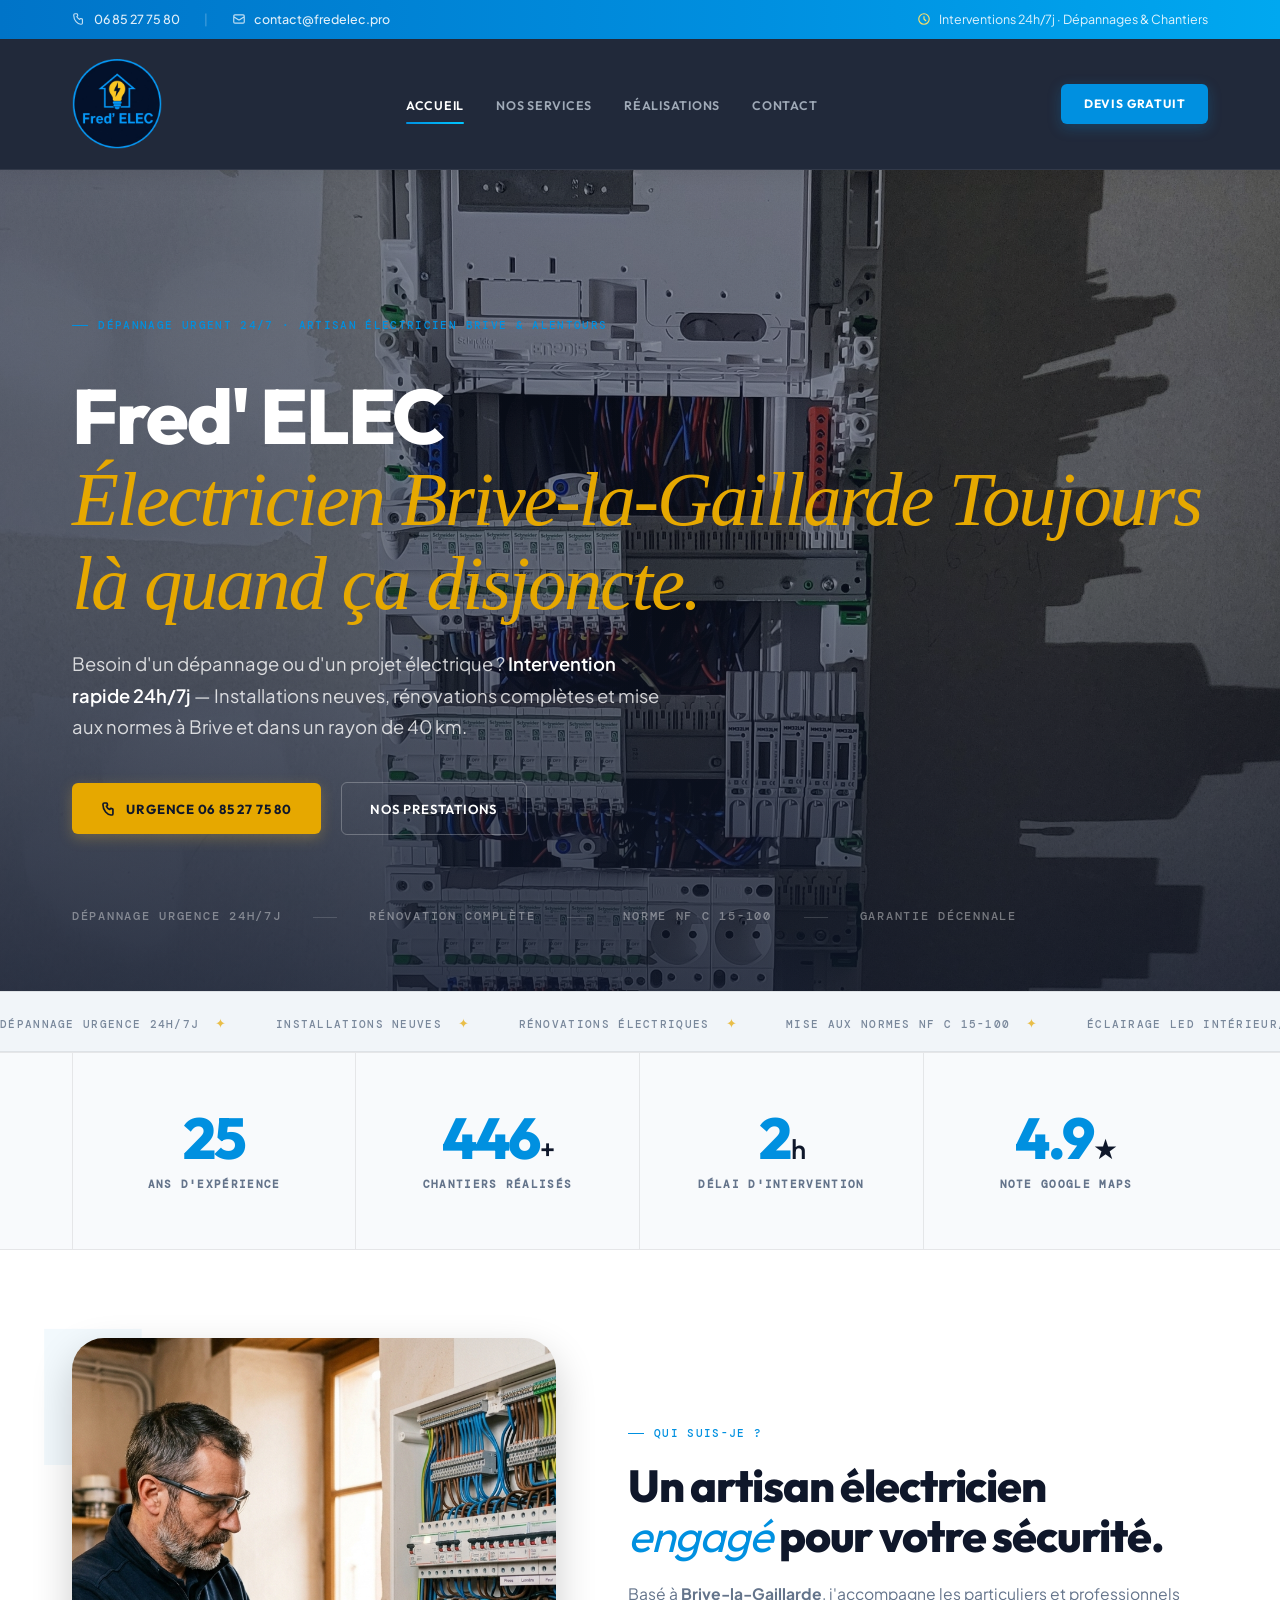
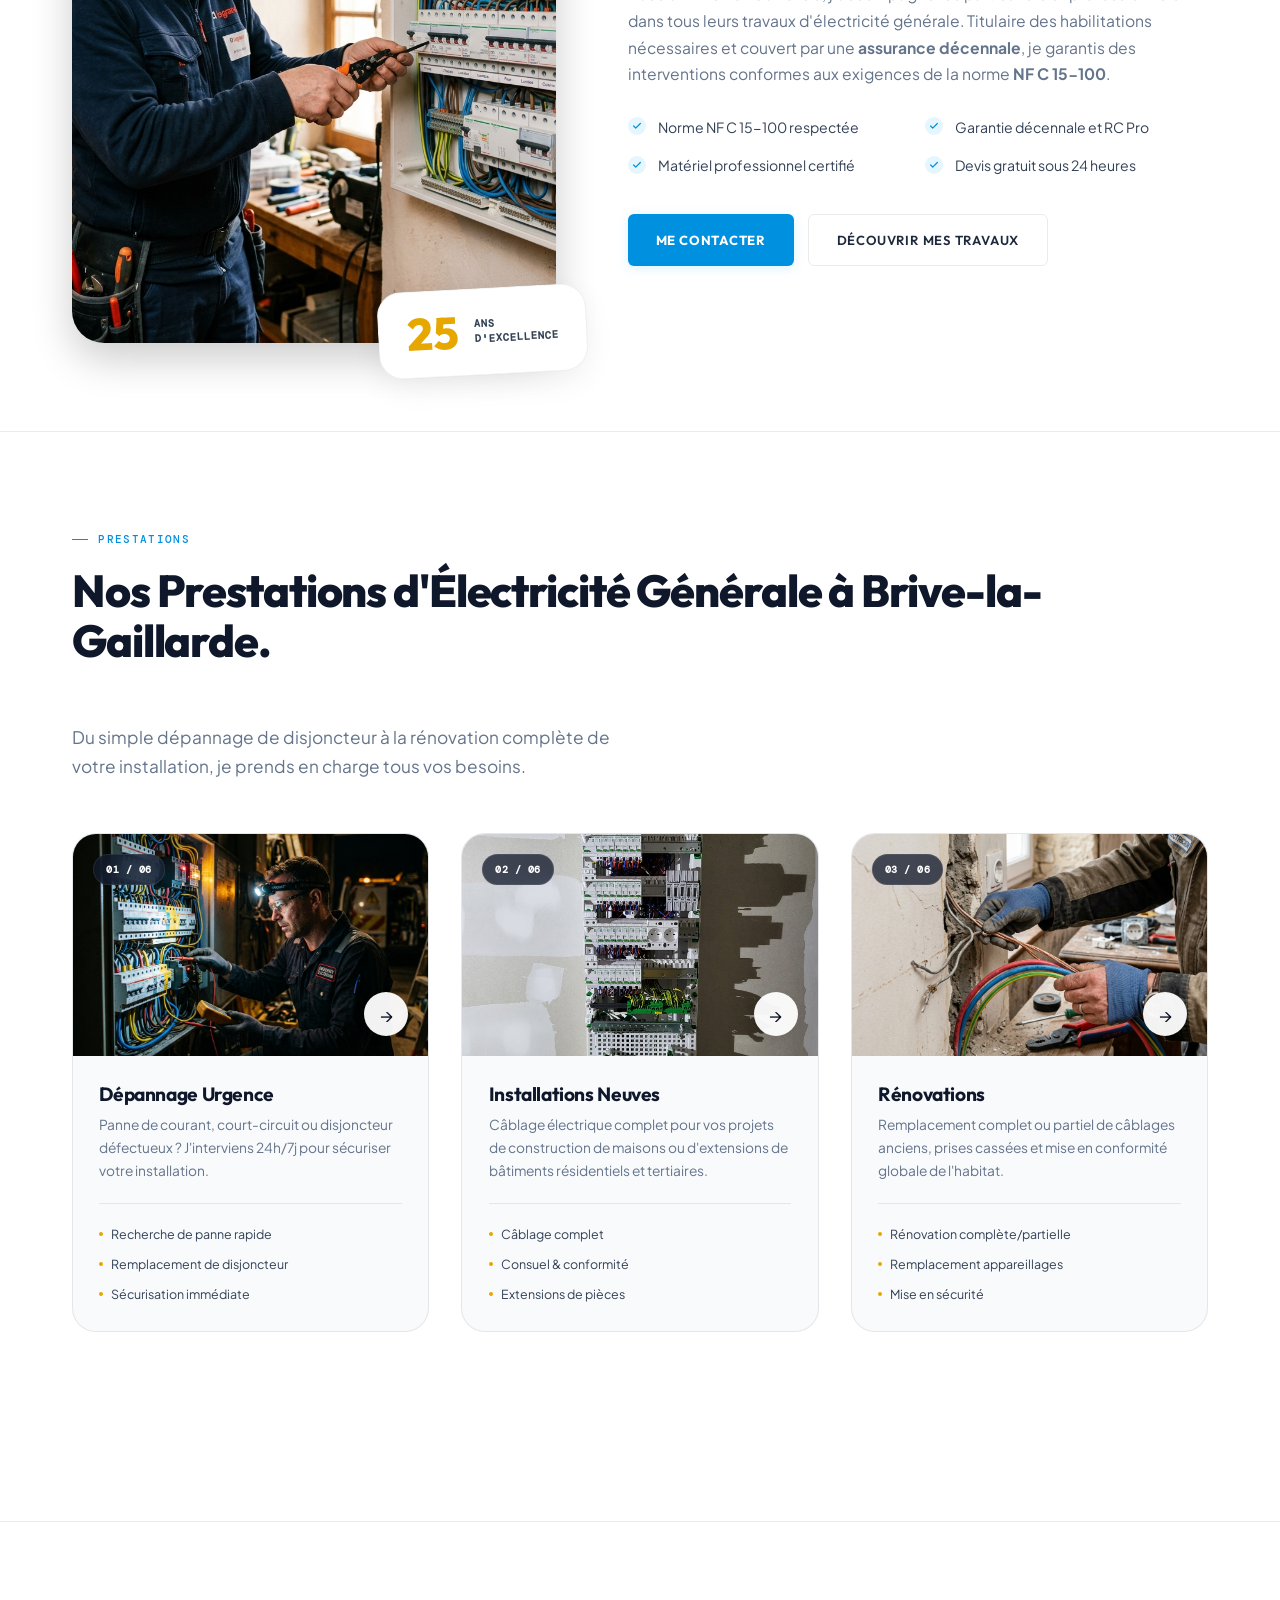
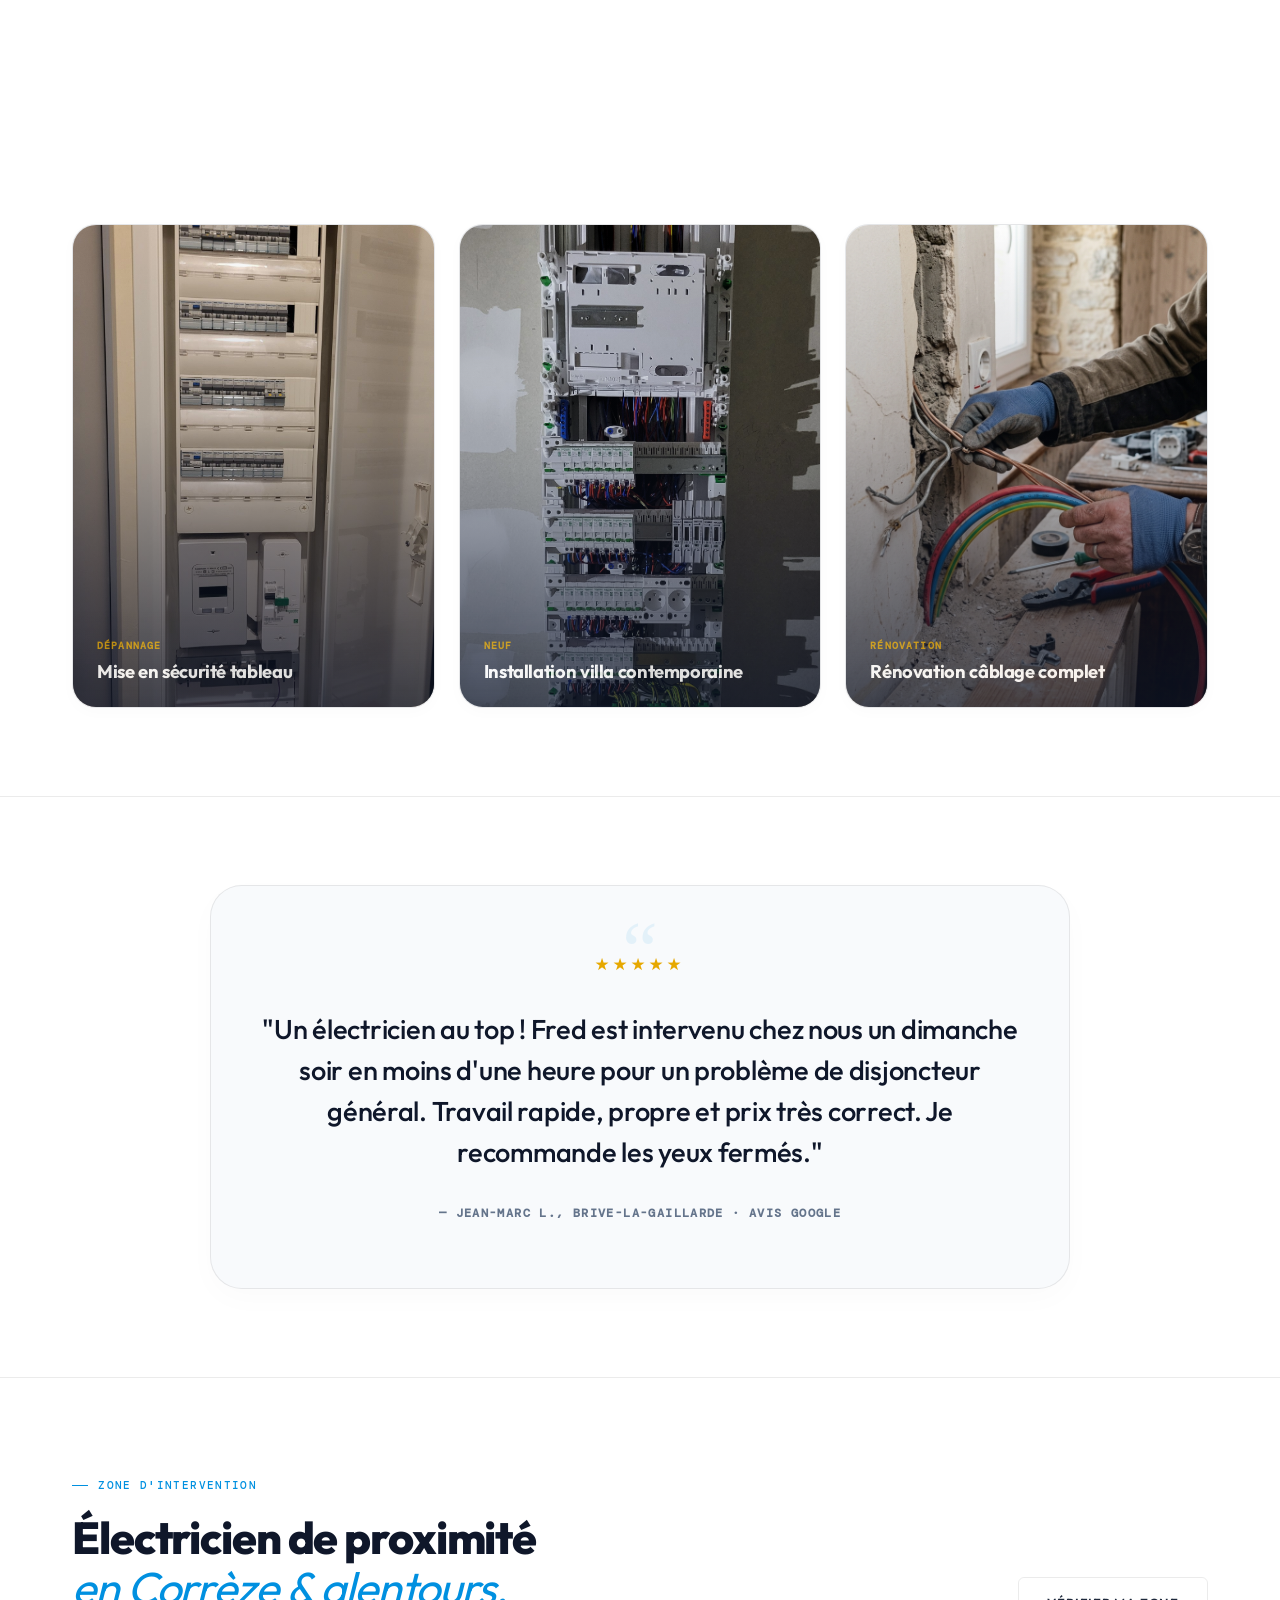
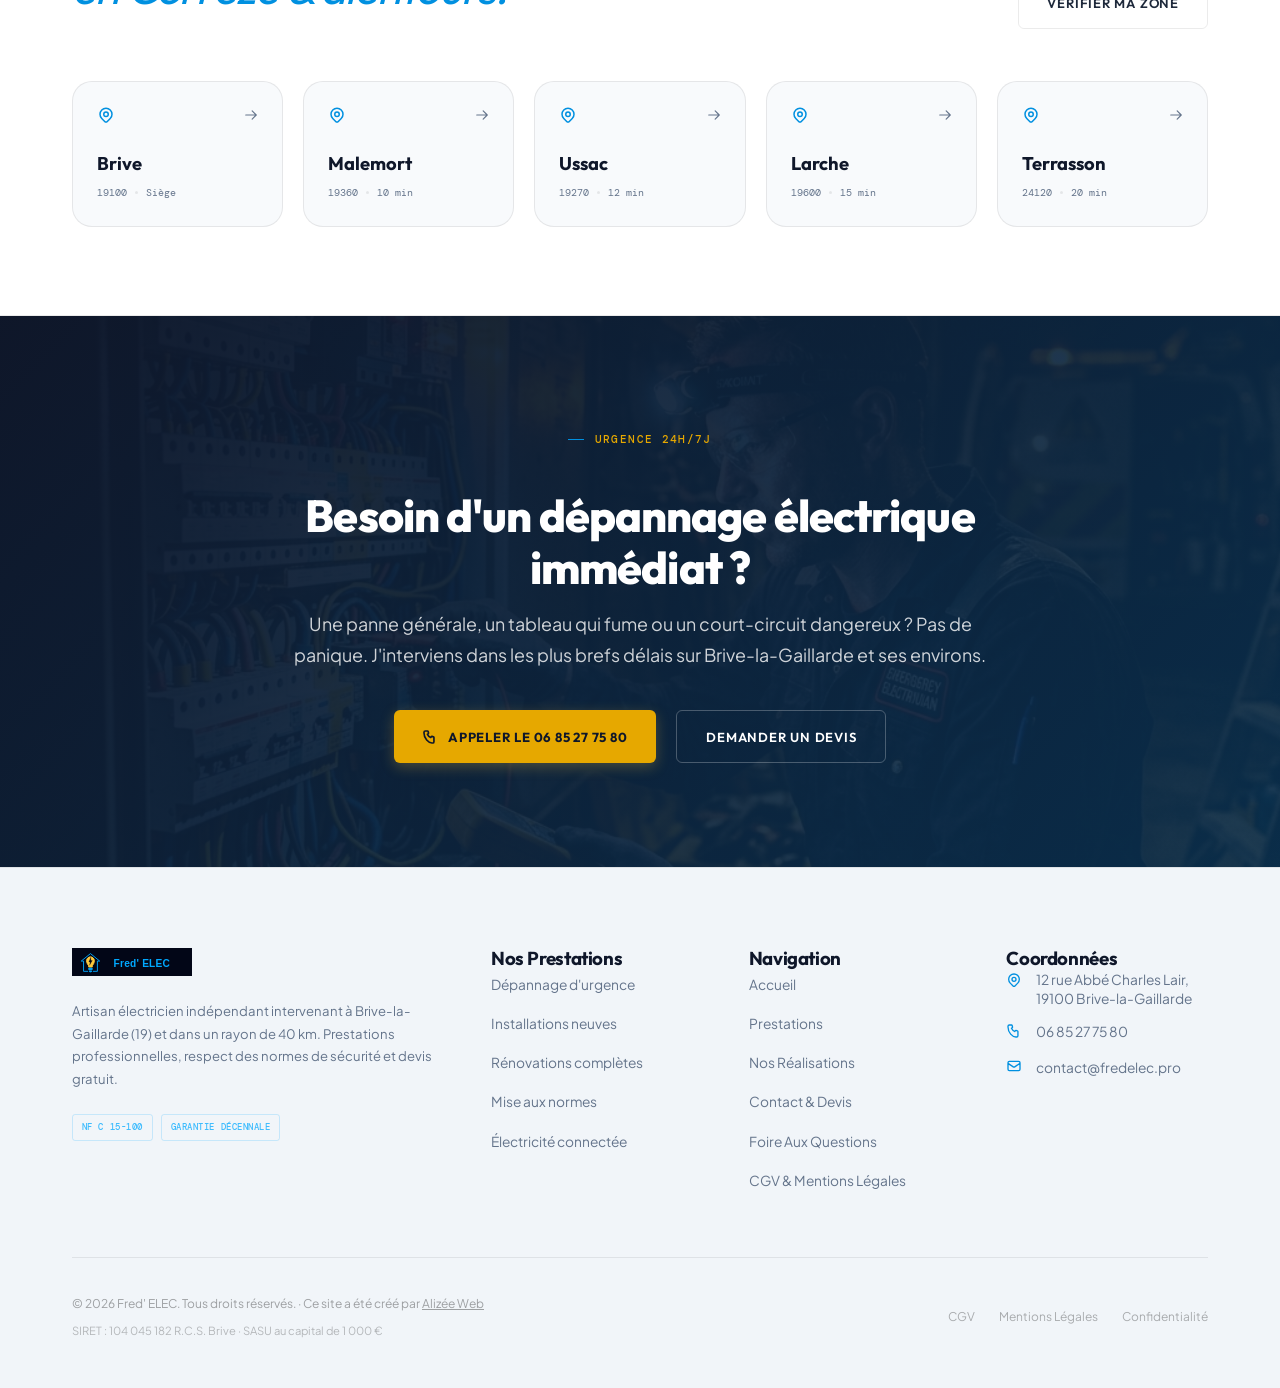
<file: index.html>
<!doctype html>
<html lang="fr">
  <head>
    <meta charset="UTF-8" />
    <meta name="viewport" content="width=device-width, initial-scale=1.0" />
    <title>Fred' ELEC — Électricien Brive-la-Gaillarde</title>
    <meta
      name="description"
      content="Fred' ELEC, électricien artisan à Brive-la-Gaillarde (19). Dépannage 24h/7j, installation, rénovation électrique. Intervention rapide Brive et Corrèze."
    />
    <link rel="canonical" href="https://fredelec.pro/" />

    <!-- Open Graph -->
    <meta
      property="og:title"
      content="Fred' ELEC — Électricien Brive-la-Gaillarde"
    />
    <meta
      property="og:description"
      content="Fred' ELEC, électricien artisan à Brive-la-Gaillarde (19). Dépannage 24h/7j, installation, rénovation électrique."
    />
    <meta property="og:image" content="assets/logo.png" />
    <meta property="og:type" content="website" />
    <meta name="robots" content="index, follow" />

    <!-- Favicons & App Icons -->
    <link rel="apple-touch-icon" sizes="57x57" href="/apple-icon-57x57.png" />
    <link rel="apple-touch-icon" sizes="60x60" href="/apple-icon-60x60.png" />
    <link rel="apple-touch-icon" sizes="72x72" href="/apple-icon-72x72.png" />
    <link rel="apple-touch-icon" sizes="76x76" href="/apple-icon-76x76.png" />
    <link
      rel="apple-touch-icon"
      sizes="114x114"
      href="/apple-icon-114x114.png"
    />
    <link
      rel="apple-touch-icon"
      sizes="120x120"
      href="/apple-icon-120x120.png"
    />
    <link
      rel="apple-touch-icon"
      sizes="144x144"
      href="/apple-icon-144x144.png"
    />
    <link
      rel="apple-touch-icon"
      sizes="152x152"
      href="/apple-icon-152x152.png"
    />
    <link
      rel="apple-touch-icon"
      sizes="180x180"
      href="/apple-icon-180x180.png"
    />
    <link
      rel="icon"
      type="image/png"
      sizes="192x192"
      href="/android-icon-192x192.png"
    />
    <link rel="icon" type="image/png" sizes="32x32" href="/favicon-32x32.png" />
    <link rel="icon" type="image/png" sizes="96x96" href="/favicon-96x96.png" />
    <link rel="icon" type="image/png" sizes="16x16" href="/favicon-16x16.png" />
    <link rel="manifest" href="/manifest.json" />
    <meta name="msapplication-TileColor" content="#ffffff" />
    <meta name="msapplication-TileImage" content="/ms-icon-144x144.png" />
    <meta name="theme-color" content="#ffffff" />

    <!-- Google Fonts -->
    <link rel="preconnect" href="https://fonts.googleapis.com" />
    <link rel="preconnect" href="https://fonts.gstatic.com" crossorigin />
    <link
      href="https://fonts.googleapis.com/css2?family=Outfit:wght@300;400;500;600;700;800&family=Plus+Jakarta+Sans:ital,wght@0,300;0,400;0,500;0,600;0,700;1,400&family=DM+Mono:wght@400;500&display=swap"
      rel="stylesheet"
    />

    <!-- Main Stylesheet -->
    <link rel="stylesheet" href="assets/style.css" />

    <!-- Speculation Rules for Prefetching -->
    <script type="speculationrules">
      {
        "prefetch": [
          {
            "source": "list",
            "urls": [
              "services.html",
              "realisations.html",
              "contact.html",
              "cgv.html"
            ]
          }
        ]
      }
    </script>

    <!-- Schema.org JSON-LD -->
    <script type="application/ld+json">
      {
        "@context": "https://schema.org",
        "@type": "ElectricalContractor",
        "name": "Fred' ELEC",
        "url": "https://fredelec.pro",
        "logo": "https://fredelec.pro/assets/logo.png",
        "image": "https://fredelec.pro/assets/Maison_neuve.jpg",
        "description": "Artisan électricien à Brive-la-Gaillarde (19). Dépannage électrique 24h/7j, installations neuves et rénovations.",
        "telephone": "+33685277580",
        "email": "contact@fredelec.pro",
        "priceRange": "$$",
        "address": {
          "@type": "PostalAddress",
          "streetAddress": "12 rue Abbé Charles Lair",
          "addressLocality": "Brive-la-Gaillarde",
          "postalCode": "19100",
          "addressRegion": "Corrèze",
          "addressCountry": "FR"
        },
        "geo": {
          "@type": "GeoCoordinates",
          "latitude": 45.158,
          "longitude": 1.533
        },
        "openingHoursSpecification": {
          "@type": "OpeningHoursSpecification",
          "dayOfWeek": [
            "Monday",
            "Tuesday",
            "Wednesday",
            "Thursday",
            "Friday",
            "Saturday",
            "Sunday"
          ],
          "opens": "00:00",
          "closes": "23:59"
        },
        "areaServed": [
          {
            "@type": "AdministrativeArea",
            "name": "Brive-la-Gaillarde"
          },
          {
            "@type": "AdministrativeArea",
            "name": "Malemort"
          },
          {
            "@type": "AdministrativeArea",
            "name": "Ussac"
          },
          {
            "@type": "AdministrativeArea",
            "name": "Larche"
          },
          {
            "@type": "AdministrativeArea",
            "name": "Terrasson-Lavilledieu"
          }
        ],
        "sameAs": ["https://www.facebook.com/fredelec.brive"]
      }
    </script>
  </head>
  <body class="antialiased">
    <!-- ════ TOP BAR ═════════════════════════════════════ -->
    <div class="top-info-bar">
      <div class="wrap top-info-inner">
        <div class="top-contacts">
          <a href="tel:0685277580" class="top-link">
            <svg
              class="icon"
              fill="none"
              viewBox="0 0 24 24"
              stroke="currentColor"
            >
              <path
                stroke-linecap="round"
                stroke-linejoin="round"
                stroke-width="2"
                d="M3 5a2 2 0 012-2h3.28a1 1 0 01.94.725l.548 2.2a1 1 0 01-.321.988l-1.305.98a10.582 10.582 0 004.872 4.872l.98-1.305a1 1 0 01.988-.321l2.2.548a1 1 0 01.725.94V19a2 2 0 01-2 2h-1C9.716 21 3 14.284 3 6V5z"
              />
            </svg>
            <span>06 85 27 75 80</span>
          </a>
          <span class="sep">|</span>
          <a href="mailto:contact@fredelec.pro" class="top-link">
            <svg
              class="icon"
              fill="none"
              viewBox="0 0 24 24"
              stroke="currentColor"
            >
              <path
                stroke-linecap="round"
                stroke-linejoin="round"
                stroke-width="2"
                d="M3 8l7.89 5.26a2 2 0 002.22 0L21 8M5 19h14a2 2 0 002-2V7a2 2 0 00-2-2H5a2 2 0 00-2 2v10a2 2 0 002 2z"
              />
            </svg>
            <span>contact@fredelec.pro</span>
          </a>
        </div>
        <div class="top-hours">
          <svg
            class="icon"
            fill="none"
            viewBox="0 0 24 24"
            stroke="currentColor"
          >
            <path
              stroke-linecap="round"
              stroke-linejoin="round"
              stroke-width="2"
              d="M12 8v4l3 3m6-3a9 9 0 11-18 0 9 9 0 0118 0z"
            />
          </svg>
          <span>Interventions 24h/7j · Dépannages & Chantiers</span>
        </div>
      </div>
    </div>

    <!-- ════ STICKY NAVIGATION ═══════════════════════════ -->
    <header class="site-header">
      <div class="wrap header-inner">
        <a href="index.html" class="nav-logo" aria-label="Fred' ELEC — Accueil">
          <img src="assets/logo.png" alt="Fred' ELEC" width="90" height="34" />
        </a>

        <nav class="nav-desktop" aria-label="Navigation principale">
          <ul class="nav-links" role="list">
            <li><a href="index.html" class="active">Accueil</a></li>
            <li><a href="services.html">Nos Services</a></li>
            <li><a href="realisations.html">Réalisations</a></li>
            <li><a href="contact.html">Contact</a></li>
          </ul>
        </nav>

        <div class="nav-actions">
          <a href="contact.html" class="btn-nav-cta">Devis Gratuit</a>
          <button
            class="nav-ham"
            aria-label="Ouvrir le menu"
            aria-expanded="false"
          >
            <span></span><span></span><span></span>
          </button>
        </div>
      </div>
    </header>

    <!-- ════ MOBILE NAVIGATION DRAWER ═════════════════════ -->
    <div class="mobile-drawer" id="mobileDrawer">
      <div class="drawer-inner">
        <div class="drawer-header">
          <img
            src="assets/dark_logo.svg"
            alt="Fred' ELEC"
            width="110"
            height="30"
          />
          <button class="drawer-close" aria-label="Fermer le menu">
            <svg
              width="24"
              height="24"
              fill="none"
              viewBox="0 0 24 24"
              stroke="currentColor"
              stroke-width="2"
            >
              <path
                stroke-linecap="round"
                stroke-linejoin="round"
                d="M6 18L18 6M6 6l12 12"
              />
            </svg>
          </button>
        </div>
        <ul class="drawer-links" role="list">
          <li><a href="index.html" class="active">Accueil</a></li>
          <li><a href="services.html">Nos Services</a></li>
          <li><a href="realisations.html">Réalisations</a></li>
          <li><a href="contact.html">Contact & Devis</a></li>
          <li><a href="cgv.html">CGV</a></li>
        </ul>
        <div class="drawer-footer">
          <a href="tel:0685277580" class="btn-drawer-phone">
            <svg
              width="18"
              height="18"
              fill="none"
              viewBox="0 0 24 24"
              stroke="currentColor"
              stroke-width="2"
            >
              <path
                stroke-linecap="round"
                stroke-linejoin="round"
                d="M3 5a2 2 0 012-2h3.28a1 1 0 01.94.725l.548 2.2a1 1 0 01-.321.988l-1.305.98a10.582 10.582 0 004.872 4.872l.98-1.305a1 1 0 01.988-.321l2.2.548a1 1 0 01.725.94V19a2 2 0 01-2 2h-1C9.716 21 3 14.284 3 6V5z"
              />
            </svg>
            06 85 27 75 80
          </a>
          <p class="drawer-meta">Brive-la-Gaillarde et 40 km alentour</p>
        </div>
      </div>
    </div>

    <!-- ════ HERO SECTION ════════════════════════════════ -->
    <section class="hero" aria-label="Accueil Fred' ELEC">
      <img
        src="assets/Maison_neuve.jpg"
        alt="Artisan Électricien Brive"
        class="hero-bg-img"
      />
      <div class="hero-overlay-v"></div>
      <div class="hero-overlay-h"></div>

      <div class="wrap hero-content">
        <span class="eyebrow hero-eyebrow reveal">
          Dépannage urgent 24/7 · Artisan Électricien Brive &amp; Alentours
        </span>

        <h1 class="hero-h1 reveal">
          Fred' ELEC<br />
          <span class="hero-italic"
            >Électricien Brive-la-Gaillarde Toujours là quand ça
            disjoncte.</span
          >
        </h1>

        <p class="hero-sub reveal">
          Besoin d'un dépannage ou d'un projet électrique ?
          <em>Intervention rapide 24h/7j</em> — Installations neuves,
          rénovations complètes et mise aux normes à Brive et dans un rayon de
          40 km.
        </p>

        <div class="hero-actions stagger">
          <a href="tel:0685277580" class="btn-primary-light">
            <svg
              width="16"
              height="16"
              fill="none"
              viewBox="0 0 24 24"
              stroke="currentColor"
              stroke-width="2.5"
            >
              <path
                stroke-linecap="round"
                stroke-linejoin="round"
                d="M3 5a2 2 0 012-2h3.28a1 1 0 01.94.725l.548 2.2a1 1 0 01-.321.988l-1.305.98a10.582 10.582 0 004.872 4.872l.98-1.305a1 1 0 01.988-.321l2.2.548a1 1 0 01.725.94V19a2 2 0 01-2 2h-1C9.716 21 3 14.284 3 6V5z"
              />
            </svg>
            Urgence 06 85 27 75 80
          </a>
          <a href="services.html" class="btn-outline-light">Nos prestations</a>
        </div>

        <div class="hero-credentials reveal">
          <span>Dépannage Urgence 24h/7j</span>
          <span class="cred-sep"></span>
          <span>Rénovation Complète</span>
          <span class="cred-sep"></span>
          <span>Norme NF C 15-100</span>
          <span class="cred-sep"></span>
          <span>Garantie Décennale</span>
        </div>
      </div>
    </section>

    <!-- ════ SERVICE TICKER ══════════════════════════════ -->
    <div class="marquee-container" aria-hidden="true">
      <div class="marquee-track">
        <span>DÉPANNAGE URGENCE 24H/7J <span class="m-dot">✦</span></span>
        <span>INSTALLATIONS NEUVES <span class="m-dot">✦</span></span>
        <span>RÉNOVATIONS ÉLECTRIQUES <span class="m-dot">✦</span></span>
        <span>MISE AUX NORMES NF C 15-100 <span class="m-dot">✦</span></span>
        <span
          >ÉCLAIRAGE LED INTÉRIEUR/EXTÉRIEUR <span class="m-dot">✦</span></span
        >
        <span>COURANT FORT & COURANT FAIBLE <span class="m-dot">✦</span></span>
        <span>DÉPANNAGE URGENCE 24H/7J <span class="m-dot">✦</span></span>
        <span>INSTALLATIONS NEUVES <span class="m-dot">✦</span></span>
        <span>RÉNOVATIONS ÉLECTRIQUES <span class="m-dot">✦</span></span>
        <span>MISE AUX NORMES NF C 15-100 <span class="m-dot">✦</span></span>
        <span
          >ÉCLAIRAGE LED INTÉRIEUR/EXTÉRIEUR <span class="m-dot">✦</span></span
        >
        <span>COURANT FORT & COURANT FAIBLE <span class="m-dot">✦</span></span>
      </div>
    </div>

    <!-- ════ STATS SECTION ═══════════════════════════════ -->
    <section class="stats-band" aria-label="Chiffres clés">
      <div class="wrap">
        <div class="stats-row stagger">
          <div class="stat-cell">
            <div class="stat-val">
              <span data-count="25" data-suffix="">0</span>
            </div>
            <div class="stat-lbl">Ans d'expérience</div>
          </div>
          <div class="stat-cell">
            <div class="stat-val">
              <span data-count="450" data-suffix="">0</span
              ><span class="u">+</span>
            </div>
            <div class="stat-lbl">Chantiers réalisés</div>
          </div>
          <div class="stat-cell">
            <div class="stat-val">
              <span data-count="2" data-suffix="">0</span
              ><span class="u">h</span>
            </div>
            <div class="stat-lbl">Délai d'intervention</div>
          </div>
          <div class="stat-cell">
            <div class="stat-val">4.9<span class="u">★</span></div>
            <div class="stat-lbl">Note Google Maps</div>
          </div>
        </div>
      </div>
    </section>

    <!-- ════ ABOUT SECTION ═══════════════════════════════ -->
    <section class="section" aria-labelledby="about-h">
      <div class="wrap">
        <div class="about-grid">
          <!-- Image frame with visual details -->
          <div class="about-visual reveal">
            <div class="about-bg-char">F</div>
            <div class="about-img-frame">
              <img
                src="assets/electricien_artisan.jpg"
                alt="Artisan électricien en plein câblage à Brive-la-Gaillarde"
              />
            </div>
            <div class="about-badge-card">
              <div class="num">25</div>
              <div class="lbl">ans<br />d'excellence</div>
            </div>
          </div>

          <!-- Text content -->
          <div class="about-text-content reveal">
            <span class="eyebrow">Qui suis-je ?</span>
            <h2 class="h2" id="about-h">
              Un artisan électricien<br />
              <span class="text-blue italic font-normal">engagé</span> pour
              votre sécurité.
            </h2>

            <p class="about-desc">
              Basé à <strong>Brive-la-Gaillarde</strong>, j'accompagne les
              particuliers et professionnels dans tous leurs travaux
              d'électricité générale. Titulaire des habilitations nécessaires et
              couvert par une <strong>assurance décennale</strong>, je garantis
              des interventions conformes aux exigences de la norme
              <strong>NF C 15-100</strong>.
            </p>

            <div class="about-bullets-list">
              <div class="about-bullet-li">
                <span class="bullet-icon">
                  <svg
                    width="10"
                    height="10"
                    viewBox="0 0 24 24"
                    fill="none"
                    stroke="currentColor"
                    stroke-width="3"
                    stroke-linecap="round"
                    stroke-linejoin="round"
                  >
                    <path d="M20 6L9 17l-5-5" />
                  </svg>
                </span>
                <span>Norme NF C 15-100 respectée</span>
              </div>
              <div class="about-bullet-li">
                <span class="bullet-icon">
                  <svg
                    width="10"
                    height="10"
                    viewBox="0 0 24 24"
                    fill="none"
                    stroke="currentColor"
                    stroke-width="3"
                    stroke-linecap="round"
                    stroke-linejoin="round"
                  >
                    <path d="M20 6L9 17l-5-5" />
                  </svg>
                </span>
                <span>Garantie décennale et RC Pro</span>
              </div>
              <div class="about-bullet-li">
                <span class="bullet-icon">
                  <svg
                    width="10"
                    height="10"
                    viewBox="0 0 24 24"
                    fill="none"
                    stroke="currentColor"
                    stroke-width="3"
                    stroke-linecap="round"
                    stroke-linejoin="round"
                  >
                    <path d="M20 6L9 17l-5-5" />
                  </svg>
                </span>
                <span>Matériel professionnel certifié</span>
              </div>
              <div class="about-bullet-li">
                <span class="bullet-icon">
                  <svg
                    width="10"
                    height="10"
                    viewBox="0 0 24 24"
                    fill="none"
                    stroke="currentColor"
                    stroke-width="3"
                    stroke-linecap="round"
                    stroke-linejoin="round"
                  >
                    <path d="M20 6L9 17l-5-5" />
                  </svg>
                </span>
                <span>Devis gratuit sous 24 heures</span>
              </div>
            </div>

            <div class="about-actions">
              <a href="contact.html" class="btn-secondary">Me contacter</a>
              <a href="realisations.html" class="btn-outline"
                >Découvrir mes travaux</a
              >
            </div>
          </div>
        </div>
      </div>
    </section>

    <hr class="rule" />

    <!-- ════ SERVICES SECTION ════════════════════════════ -->
    <section class="section" aria-labelledby="srv-h">
      <div class="wrap">
        <div class="section-header reveal">
          <div>
            <span class="eyebrow">Prestations</span>
            <h2 class="h2" id="srv-h">
              Nos Prestations d'Électricité Générale à Brive-la-Gaillarde.
            </h2>
          </div>
          <p class="lead-p">
            Du simple dépannage de disjoncteur à la rénovation complète de votre
            installation, je prends en charge tous vos besoins.
          </p>
        </div>

        <div class="grid-3 stagger">
          <!-- Card 1: Dépannage -->
          <div class="card-premium">
            <div class="card-img-wrap">
              <img
                src="assets/urgence_depannage.jpg"
                alt="Dépannage électrique d'urgence Brive"
                loading="lazy"
              />
              <span class="card-num">01 / 06</span>
              <a
                href="services.html#depannage"
                class="card-arrow"
                aria-label="Détail dépannage"
                >→</a
              >
            </div>
            <div class="card-body">
              <h3>Dépannage Urgence</h3>
              <p>
                Panne de courant, court-circuit ou disjoncteur défectueux ?
                J'interviens 24h/7j pour sécuriser votre installation.
              </p>
              <div class="card-bullets">
                <span class="bullet-item"
                  ><span class="bullet-dot"></span>Recherche de panne
                  rapide</span
                >
                <span class="bullet-item"
                  ><span class="bullet-dot"></span>Remplacement de
                  disjoncteur</span
                >
                <span class="bullet-item"
                  ><span class="bullet-dot"></span>Sécurisation immédiate</span
                >
              </div>
            </div>
          </div>

          <!-- Card 2: Installations Neuves -->
          <div class="card-premium">
            <div class="card-img-wrap">
              <img
                src="assets/Maison_neuve2.jpg"
                alt="Installation neuve complète"
                loading="lazy"
              />
              <span class="card-num">02 / 06</span>
              <a
                href="services.html#neuves"
                class="card-arrow"
                aria-label="Détail installations neuves"
                >→</a
              >
            </div>
            <div class="card-body">
              <h3>Installations Neuves</h3>
              <p>
                Câblage électrique complet pour vos projets de construction de
                maisons ou d'extensions de bâtiments résidentiels et tertiaires.
              </p>
              <div class="card-bullets">
                <span class="bullet-item"
                  ><span class="bullet-dot"></span>Câblage complet</span
                >
                <span class="bullet-item"
                  ><span class="bullet-dot"></span>Consuel &amp;
                  conformité</span
                >
                <span class="bullet-item"
                  ><span class="bullet-dot"></span>Extensions de pièces</span
                >
              </div>
            </div>
          </div>

          <!-- Card 3: Rénovations -->
          <div class="card-premium">
            <div class="card-img-wrap">
              <img
                src="assets/renovation_electricite.jpg"
                alt="Rénovation électrique"
                loading="lazy"
              />
              <span class="card-num">03 / 06</span>
              <a
                href="services.html#renovations"
                class="card-arrow"
                aria-label="Détail rénovation"
                >→</a
              >
            </div>
            <div class="card-body">
              <h3>Rénovations</h3>
              <p>
                Remplacement complet ou partiel de câblages anciens, prises
                cassées et mise en conformité globale de l'habitat.
              </p>
              <div class="card-bullets">
                <span class="bullet-item"
                  ><span class="bullet-dot"></span>Rénovation
                  complète/partielle</span
                >
                <span class="bullet-item"
                  ><span class="bullet-dot"></span>Remplacement
                  appareillages</span
                >
                <span class="bullet-item"
                  ><span class="bullet-dot"></span>Mise en sécurité</span
                >
              </div>
            </div>
          </div>
        </div>

        <div style="text-align: center; margin-top: 3rem" class="reveal">
          <a href="services.html" class="btn-outline"
            >Voir toutes nos prestations</a
          >
        </div>
      </div>
    </section>

    <hr class="rule" />

    <!-- ════ PORTFOLIO SECTION ═══════════════════════════ -->
    <section class="section" aria-labelledby="portfolio-h">
      <div class="wrap">
        <div class="section-header reveal">
          <div>
            <span class="eyebrow">Nos Réalisations</span>
            <h2 class="h2" id="portfolio-h">
              Chantiers récents,<br /><span class="text-blue italic font-normal"
                >finitions de qualité.</span
              >
            </h2>
          </div>
          <a href="realisations.html" class="btn-outline"
            >Voir tout le portfolio</a
          >
        </div>

        <div class="portfolio-grid stagger">
          <!-- Project 1 -->
          <div class="portfolio-card aspect-3-4">
            <img
              src="assets/Réno.jpg"
              alt="Mise en sécurité tableau"
              loading="lazy"
            />
            <div class="portfolio-overlay">
              <span class="portfolio-cat">Dépannage</span>
              <h3 class="portfolio-title">Mise en sécurité tableau</h3>
            </div>
          </div>
          <!-- Project 2 -->
          <div class="portfolio-card aspect-3-4">
            <img
              src="assets/Maison_neuve.jpg"
              alt="Installation neuve"
              loading="lazy"
            />
            <div class="portfolio-overlay">
              <span class="portfolio-cat">Neuf</span>
              <h3 class="portfolio-title">Installation villa contemporaine</h3>
            </div>
          </div>
          <!-- Project 3 -->
          <div class="portfolio-card aspect-3-4">
            <img
              src="assets/renovation_electricite.jpg"
              alt="Rénovation câblage électrique"
              loading="lazy"
            />
            <div class="portfolio-overlay">
              <span class="portfolio-cat">Rénovation</span>
              <h3 class="portfolio-title">Rénovation câblage complet</h3>
            </div>
          </div>
        </div>
      </div>
    </section>

    <hr class="rule" />

    <!-- ════ TESTIMONIAL ═════════════════════════════════ -->
    <section class="section" aria-label="Avis client">
      <div class="wrap reveal">
        <div class="testi-card">
          <span class="testi-quote-icon">“</span>
          <div class="testi-stars">★★★★★</div>
          <blockquote>
            <p class="testi-quote">
              "Un électricien au top ! Fred est intervenu chez nous un dimanche
              soir en moins d'une heure pour un problème de disjoncteur général.
              Travail rapide, propre et prix très correct. Je recommande les
              yeux fermés."
            </p>
            <footer class="testi-author">
              — Jean-Marc L., Brive-la-Gaillarde · Avis Google
            </footer>
          </blockquote>
        </div>
      </div>
    </section>

    <hr class="rule" />

    <!-- ════ INTERVENTION ZONES SECTION ══════════════════ -->
    <section class="section" aria-labelledby="zones-h">
      <div class="wrap">
        <div class="section-header reveal">
          <div>
            <span class="eyebrow">Zone d'intervention</span>
            <h2 class="h2" id="zones-h">
              Électricien de proximité<br /><span
                class="text-blue italic font-normal"
                >en Corrèze &amp; alentours.</span
              >
            </h2>
          </div>
          <a href="contact.html" class="btn-outline">Vérifier ma zone</a>
        </div>

        <div class="cities-grid stagger">
          <!-- City 1 -->
          <a href="contact.html" class="city-card">
            <div class="city-card-header">
              <svg
                class="icon-pin"
                fill="none"
                viewBox="0 0 24 24"
                stroke="currentColor"
                stroke-width="2"
              >
                <path
                  stroke-linecap="round"
                  stroke-linejoin="round"
                  d="M17.657 16.657L13.414 20.9a1.998 1.998 0 01-2.827 0l-4.244-4.243a8 8 0 1111.314 0z"
                />
                <path
                  stroke-linecap="round"
                  stroke-linejoin="round"
                  d="M15 11a3 3 0 11-6 0 3 3 0 016 0z"
                />
              </svg>
              <svg
                class="icon-arrow"
                fill="none"
                viewBox="0 0 24 24"
                stroke="currentColor"
                stroke-width="2"
              >
                <path
                  stroke-linecap="round"
                  stroke-linejoin="round"
                  d="M14 5l7 7m0 0l-7 7m7-7H3"
                />
              </svg>
            </div>
            <div class="city-name">Brive</div>
            <div class="city-meta">
              <span>19100</span>
              <span class="city-meta-dot"></span>
              <span>Siège</span>
            </div>
          </a>

          <!-- City 2 -->
          <a href="contact.html" class="city-card">
            <div class="city-card-header">
              <svg
                class="icon-pin"
                fill="none"
                viewBox="0 0 24 24"
                stroke="currentColor"
                stroke-width="2"
              >
                <path
                  stroke-linecap="round"
                  stroke-linejoin="round"
                  d="M17.657 16.657L13.414 20.9a1.998 1.998 0 01-2.827 0l-4.244-4.243a8 8 0 1111.314 0z"
                />
                <path
                  stroke-linecap="round"
                  stroke-linejoin="round"
                  d="M15 11a3 3 0 11-6 0 3 3 0 016 0z"
                />
              </svg>
              <svg
                class="icon-arrow"
                fill="none"
                viewBox="0 0 24 24"
                stroke="currentColor"
                stroke-width="2"
              >
                <path
                  stroke-linecap="round"
                  stroke-linejoin="round"
                  d="M14 5l7 7m0 0l-7 7m7-7H3"
                />
              </svg>
            </div>
            <div class="city-name">Malemort</div>
            <div class="city-meta">
              <span>19360</span>
              <span class="city-meta-dot"></span>
              <span>10 min</span>
            </div>
          </a>

          <!-- City 3 -->
          <a href="contact.html" class="city-card">
            <div class="city-card-header">
              <svg
                class="icon-pin"
                fill="none"
                viewBox="0 0 24 24"
                stroke="currentColor"
                stroke-width="2"
              >
                <path
                  stroke-linecap="round"
                  stroke-linejoin="round"
                  d="M17.657 16.657L13.414 20.9a1.998 1.998 0 01-2.827 0l-4.244-4.243a8 8 0 1111.314 0z"
                />
                <path
                  stroke-linecap="round"
                  stroke-linejoin="round"
                  d="M15 11a3 3 0 11-6 0 3 3 0 016 0z"
                />
              </svg>
              <svg
                class="icon-arrow"
                fill="none"
                viewBox="0 0 24 24"
                stroke="currentColor"
                stroke-width="2"
              >
                <path
                  stroke-linecap="round"
                  stroke-linejoin="round"
                  d="M14 5l7 7m0 0l-7 7m7-7H3"
                />
              </svg>
            </div>
            <div class="city-name">Ussac</div>
            <div class="city-meta">
              <span>19270</span>
              <span class="city-meta-dot"></span>
              <span>12 min</span>
            </div>
          </a>

          <!-- City 4 -->
          <a href="contact.html" class="city-card">
            <div class="city-card-header">
              <svg
                class="icon-pin"
                fill="none"
                viewBox="0 0 24 24"
                stroke="currentColor"
                stroke-width="2"
              >
                <path
                  stroke-linecap="round"
                  stroke-linejoin="round"
                  d="M17.657 16.657L13.414 20.9a1.998 1.998 0 01-2.827 0l-4.244-4.243a8 8 0 1111.314 0z"
                />
                <path
                  stroke-linecap="round"
                  stroke-linejoin="round"
                  d="M15 11a3 3 0 11-6 0 3 3 0 016 0z"
                />
              </svg>
              <svg
                class="icon-arrow"
                fill="none"
                viewBox="0 0 24 24"
                stroke="currentColor"
                stroke-width="2"
              >
                <path
                  stroke-linecap="round"
                  stroke-linejoin="round"
                  d="M14 5l7 7m0 0l-7 7m7-7H3"
                />
              </svg>
            </div>
            <div class="city-name">Larche</div>
            <div class="city-meta">
              <span>19600</span>
              <span class="city-meta-dot"></span>
              <span>15 min</span>
            </div>
          </a>

          <!-- City 5 -->
          <a href="contact.html" class="city-card">
            <div class="city-card-header">
              <svg
                class="icon-pin"
                fill="none"
                viewBox="0 0 24 24"
                stroke="currentColor"
                stroke-width="2"
              >
                <path
                  stroke-linecap="round"
                  stroke-linejoin="round"
                  d="M17.657 16.657L13.414 20.9a1.998 1.998 0 01-2.827 0l-4.244-4.243a8 8 0 1111.314 0z"
                />
                <path
                  stroke-linecap="round"
                  stroke-linejoin="round"
                  d="M15 11a3 3 0 11-6 0 3 3 0 016 0z"
                />
              </svg>
              <svg
                class="icon-arrow"
                fill="none"
                viewBox="0 0 24 24"
                stroke="currentColor"
                stroke-width="2"
              >
                <path
                  stroke-linecap="round"
                  stroke-linejoin="round"
                  d="M14 5l7 7m0 0l-7 7m7-7H3"
                />
              </svg>
            </div>
            <div class="city-name">Terrasson</div>
            <div class="city-meta">
              <span>24120</span>
              <span class="city-meta-dot"></span>
              <span>20 min</span>
            </div>
          </a>
        </div>
      </div>
    </section>

    <hr class="rule" />

    <!-- ════ URGENCE CTA SECTION ═════════════════════════ -->
    <section class="urg-cta-section" aria-label="Contact urgence">
      <img
        src="assets/urgence_depannage.jpg"
        alt=""
        class="urg-bg-img"
        loading="lazy"
      />
      <div class="urg-overlay"></div>
      <div class="wrap urg-content reveal">
        <span class="eyebrow" style="color: var(--accent-yel)"
          >Urgence 24h/7j</span
        >
        <h2 class="urg-h2">Besoin d'un dépannage électrique immédiat ?</h2>
        <p class="urg-p">
          Une panne générale, un tableau qui fume ou un court-circuit dangereux
          ? Pas de panique. J'interviens dans les plus brefs délais sur
          Brive-la-Gaillarde et ses environs.
        </p>
        <div class="urg-actions">
          <a href="tel:0685277580" class="btn-primary-light">
            <svg
              width="16"
              height="16"
              fill="none"
              viewBox="0 0 24 24"
              stroke="currentColor"
              stroke-width="2.5"
            >
              <path
                stroke-linecap="round"
                stroke-linejoin="round"
                d="M3 5a2 2 0 012-2h3.28a1 1 0 01.94.725l.548 2.2a1 1 0 01-.321.988l-1.305.98a10.582 10.582 0 004.872 4.872l.98-1.305a1 1 0 01.988-.321l2.2.548a1 1 0 01.725.94V19a2 2 0 01-2 2h-1C9.716 21 3 14.284 3 6V5z"
              />
            </svg>
            Appeler le 06 85 27 75 80
          </a>
          <a href="contact.html" class="btn-outline-light">Demander un Devis</a>
        </div>
      </div>
    </section>

    <!-- ════ FOOTER ══════════════════════════════════════ -->
    <footer class="site-footer" aria-label="Pied de page">
      <div class="wrap">
        <div class="footer-grid">
          <!-- Col 1: Brand Info -->
          <div class="footer-col brand-col">
            <div class="footer-logo">
              <a href="index.html" aria-label="Fred' ELEC — Accueil">
                <img
                  src="assets/dark_logo.svg"
                  alt="Fred' ELEC"
                  width="120"
                  height="32"
                />
              </a>
            </div>
            <p class="footer-tagline">
              Artisan électricien indépendant intervenant à Brive-la-Gaillarde
              (19) et dans un rayon de 40 km. Prestations professionnelles,
              respect des normes de sécurité et devis gratuit.
            </p>
            <div class="footer-badges">
              <span class="footer-badge-tag">NF C 15-100</span>
              <span class="footer-badge-tag">Garantie Décennale</span>
            </div>
          </div>

          <!-- Col 2: Services Quick Links -->
          <div class="footer-col">
            <h3>Nos Prestations</h3>
            <ul>
              <li><a href="services.html#depannage">Dépannage d'urgence</a></li>
              <li><a href="services.html#neuves">Installations neuves</a></li>
              <li>
                <a href="services.html#renovations">Rénovations complètes</a>
              </li>
              <li>
                <a href="services.html#mise-en-conformite">Mise aux normes</a>
              </li>
              <li>
                <a href="services.html#domotique">Électricité connectée</a>
              </li>
            </ul>
          </div>

          <!-- Col 3: Site Navigation -->
          <div class="footer-col">
            <h3>Navigation</h3>
            <ul>
              <li><a href="index.html">Accueil</a></li>
              <li><a href="services.html">Prestations</a></li>
              <li><a href="realisations.html">Nos Réalisations</a></li>
              <li><a href="contact.html">Contact &amp; Devis</a></li>
              <li><a href="contact.html#faq">Foire Aux Questions</a></li>
              <li><a href="cgv.html">CGV &amp; Mentions Légales</a></li>
            </ul>
          </div>

          <!-- Col 4: Coordinates -->
          <div class="footer-col">
            <h3>Coordonnées</h3>
            <ul class="footer-contact-list">
              <li class="contact-item">
                <svg
                  class="footer-icon"
                  fill="none"
                  viewBox="0 0 24 24"
                  stroke="currentColor"
                >
                  <path
                    stroke-linecap="round"
                    stroke-linejoin="round"
                    stroke-width="2"
                    d="M17.657 16.657L13.414 20.9a1.998 1.998 0 01-2.827 0l-4.244-4.243a8 8 0 1111.314 0z"
                  />
                  <path
                    stroke-linecap="round"
                    stroke-linejoin="round"
                    stroke-width="2"
                    d="M15 11a3 3 0 11-6 0 3 3 0 016 0z"
                  />
                </svg>
                <span
                  >12 rue Abbé Charles Lair,<br />19100 Brive-la-Gaillarde</span
                >
              </li>
              <li class="contact-item">
                <svg
                  class="footer-icon"
                  fill="none"
                  viewBox="0 0 24 24"
                  stroke="currentColor"
                >
                  <path
                    stroke-linecap="round"
                    stroke-linejoin="round"
                    stroke-width="2"
                    d="M3 5a2 2 0 012-2h3.28a1 1 0 01.94.725l.548 2.2a1 1 0 01-.321.988l-1.305.98a10.582 10.582 0 004.872 4.872l.98-1.305a1 1 0 01.988-.321l2.2.548a1 1 0 01.725.94V19a2 2 0 01-2 2h-1C9.716 21 3 14.284 3 6V5z"
                  />
                </svg>
                <a href="tel:0685277580" class="hover-glow">06 85 27 75 80</a>
              </li>
              <li class="contact-item">
                <svg
                  class="footer-icon"
                  fill="none"
                  viewBox="0 0 24 24"
                  stroke="currentColor"
                >
                  <path
                    stroke-linecap="round"
                    stroke-linejoin="round"
                    stroke-width="2"
                    d="M3 8l7.89 5.26a2 2 0 002.22 0L21 8M5 19h14a2 2 0 002-2V7a2 2 0 00-2-2H5a2 2 0 00-2 2v10a2 2 0 002 2z"
                  />
                </svg>
                <a href="mailto:contact@fredelec.pro" class="hover-glow"
                  >contact@fredelec.pro</a
                >
              </li>
            </ul>
          </div>
        </div>

        <!-- Footer Bottom -->
        <div class="footer-bottom">
          <div class="footer-meta">
            <span class="footer-copy"
              >© 2026 Fred' ELEC. Tous droits réservés. · Ce site a été créé par <a href="https://www.alizee-web.com/" target="_blank" rel="noopener">Alizée Web</a></span
            >
            <span class="footer-siret"
              >SIRET : 104 045 182 R.C.S. Brive · SASU au capital de 1 000
              €</span
            >
          </div>
          <nav class="footer-legal" aria-label="Liens juridiques">
            <a href="cgv.html">CGV</a>
            <a href="cgv.html#mentions">Mentions Légales</a>
            <a href="cgv.html#confidentialite">Confidentialité</a>
          </nav>
        </div>
      </div>
    </footer>

    <!-- ════ FLOATING CALL ACTION (Mobile) ═══════════════ -->
    <a href="tel:0685277580" class="ring-cta" aria-label="Appeler Fred' ELEC">
      <svg
        width="22"
        height="22"
        fill="none"
        viewBox="0 0 24 24"
        stroke="currentColor"
        stroke-width="2.5"
        aria-hidden="true"
      >
        <path
          stroke-linecap="round"
          stroke-linejoin="round"
          d="M22 16.92v3a2 2 0 01-2.18 2 19.79 19.79 0 01-8.63-3.07A19.5 19.5 0 013.07 10.8 19.79 19.79 0 01.37 2.18 2 2 0 012.34 0h3a2 2 0 012 1.72c.13.96.36 1.9.7 2.81a2 2 0 01-.45 2.11L6.91 7.91a16 16 0 006.18 6.18l1.28-1.28a2 2 0 012.11-.45c.9.34 1.85.57 2.81.7A2 2 0 0122 16.92z"
        />
      </svg>
    </a>

    <!-- Scripts -->
    <script src="assets/main.js" defer></script>
  </body>
</html>
</file>
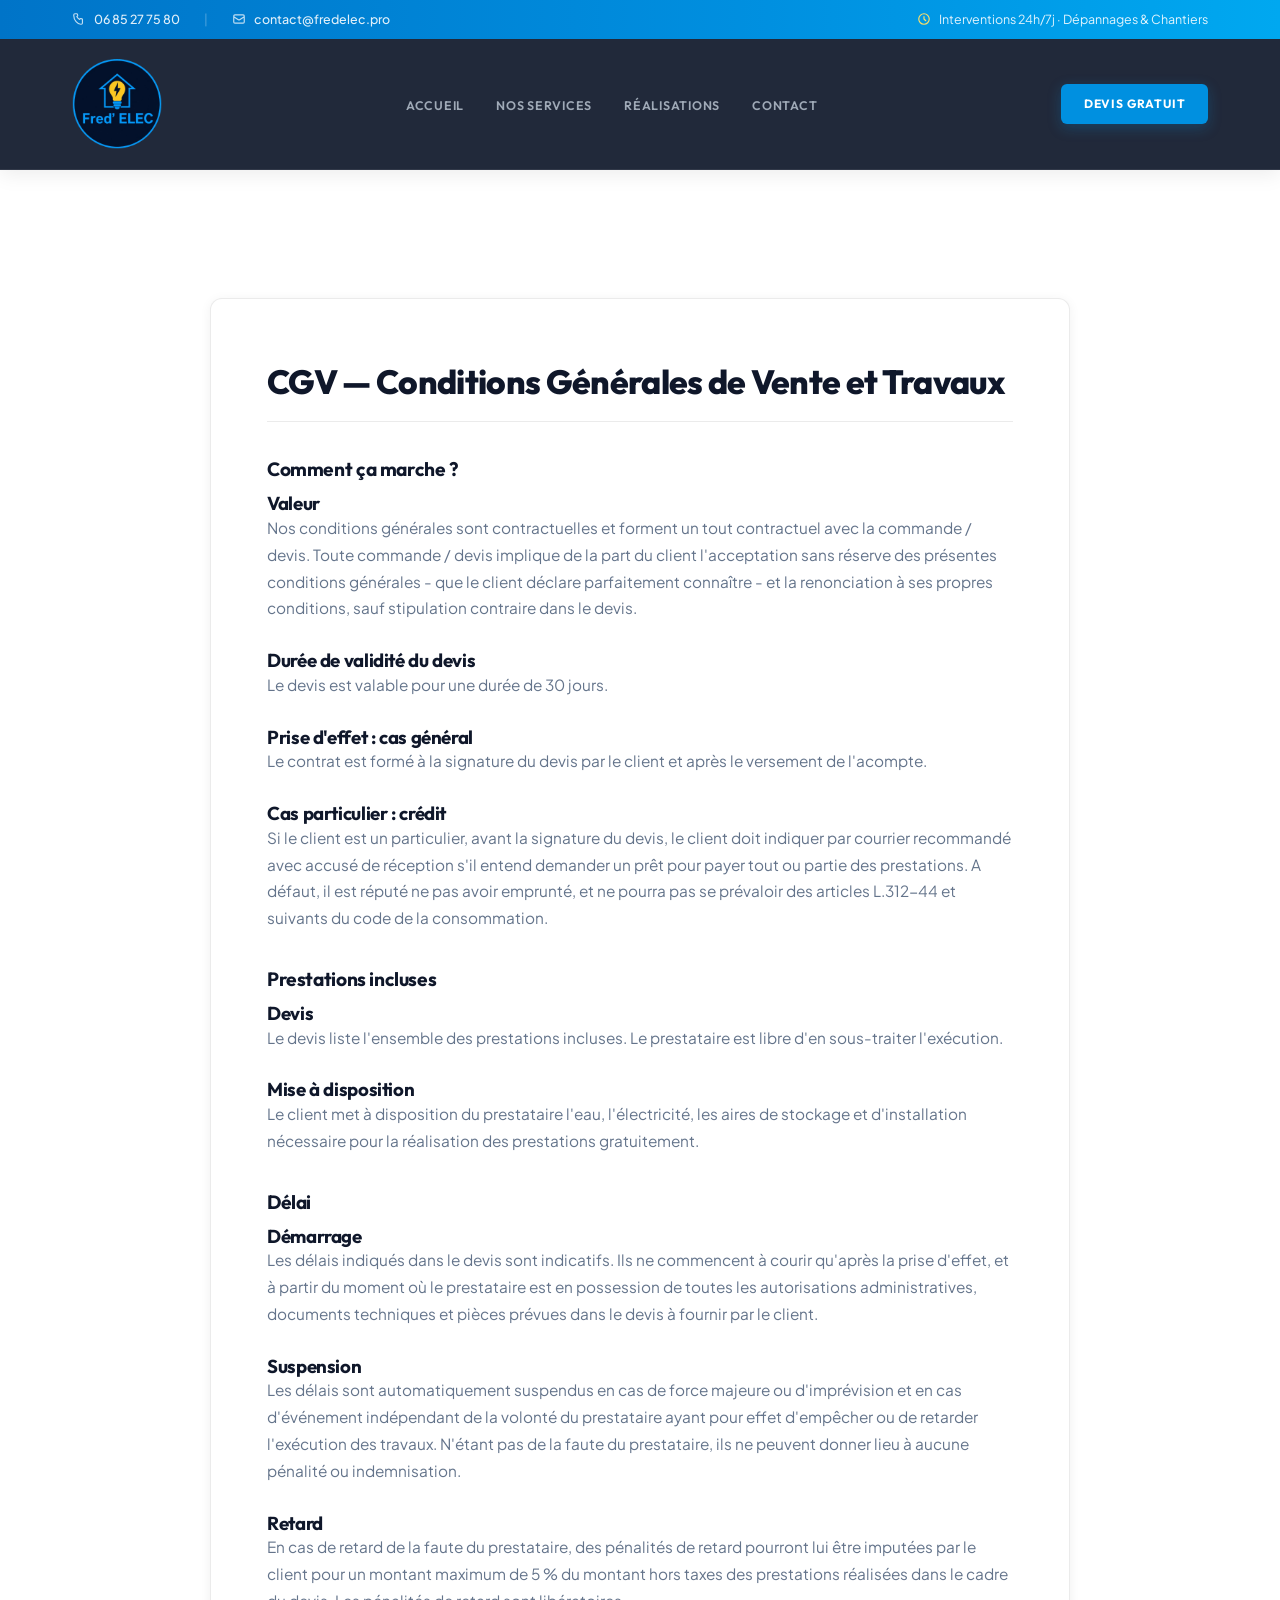
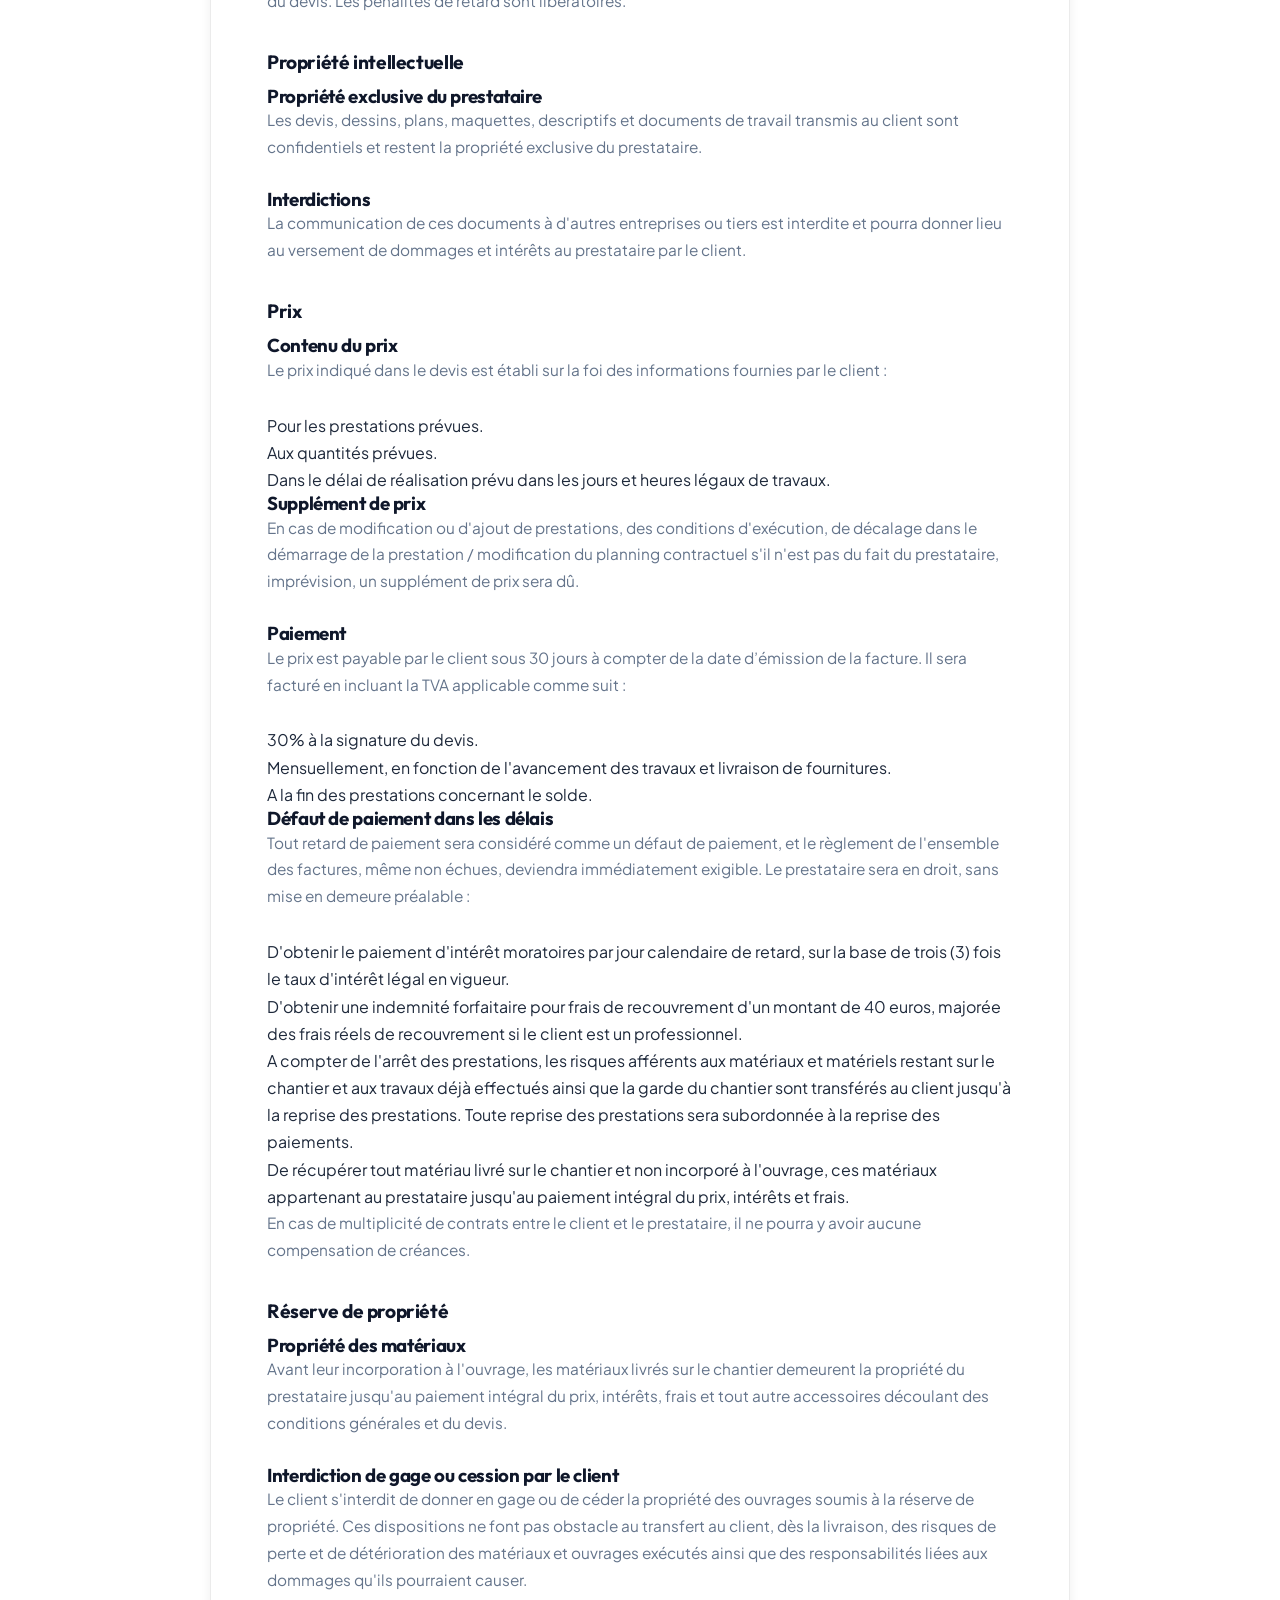
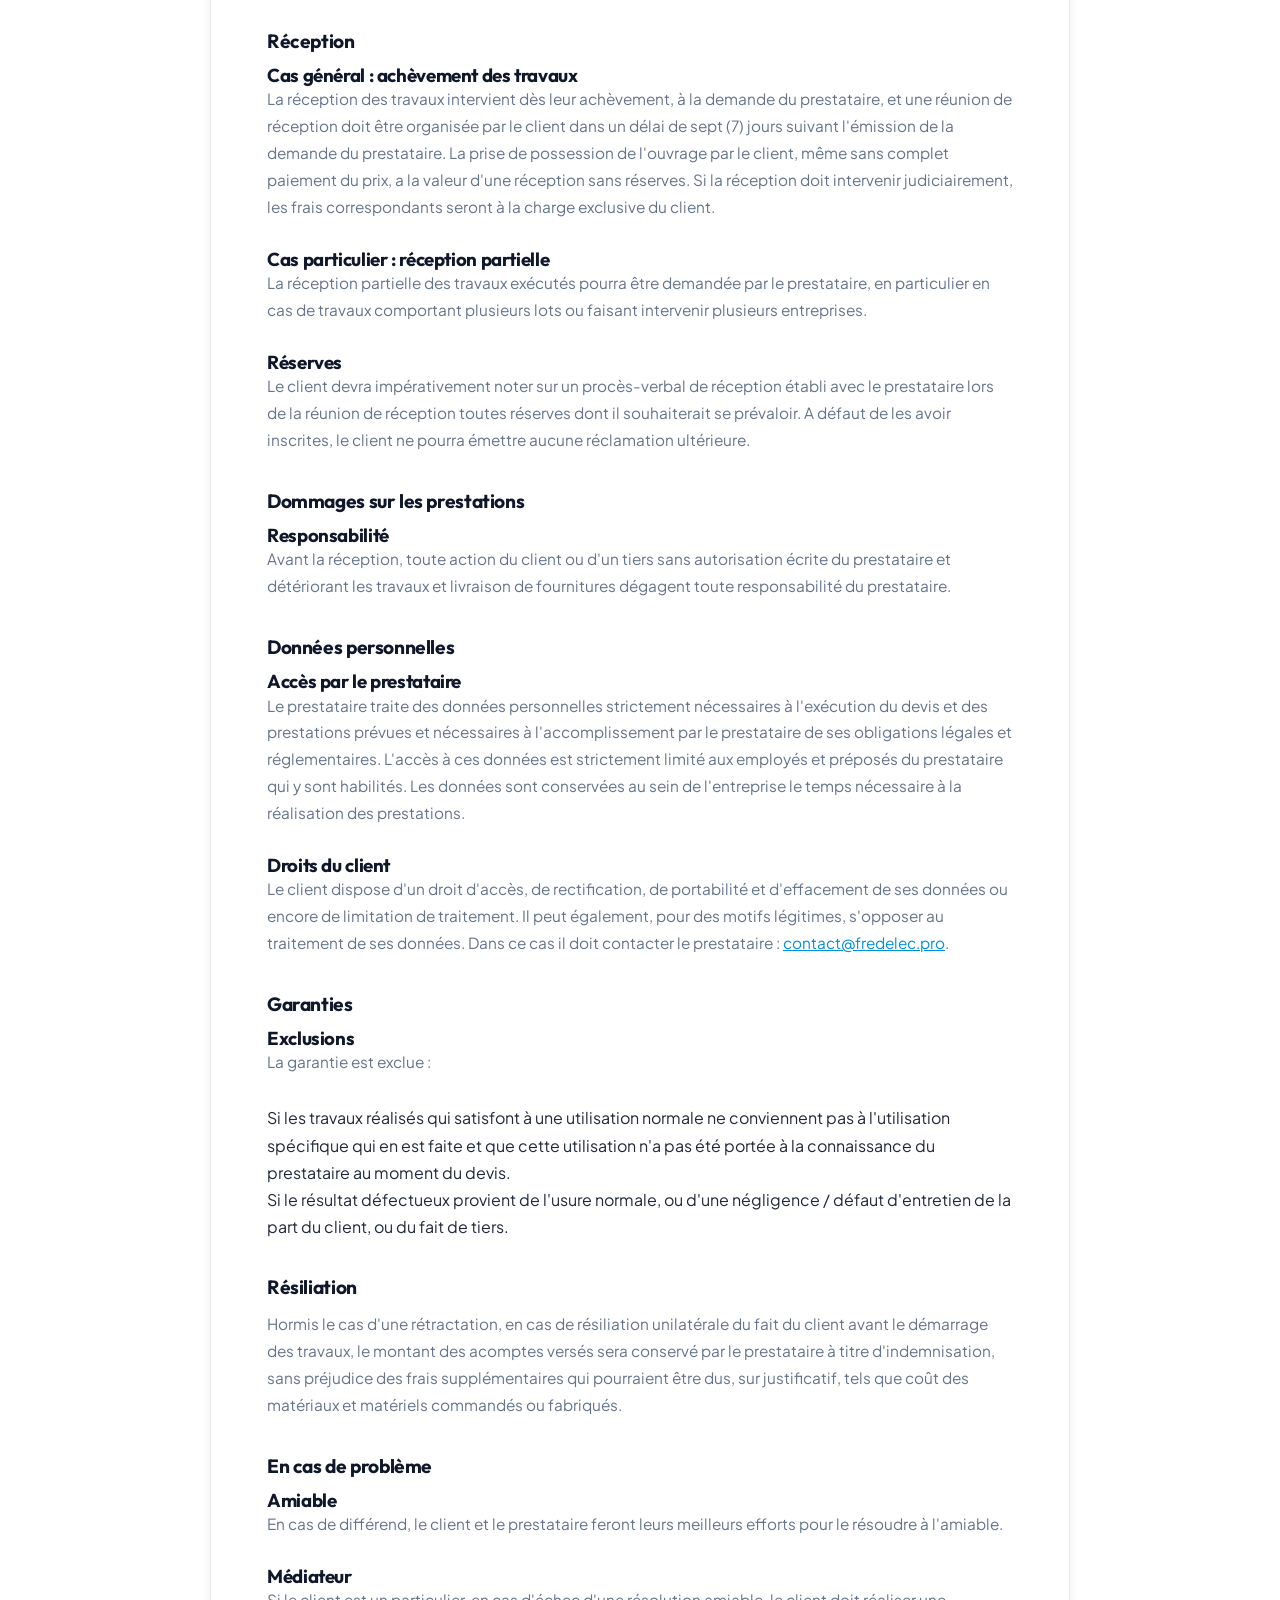
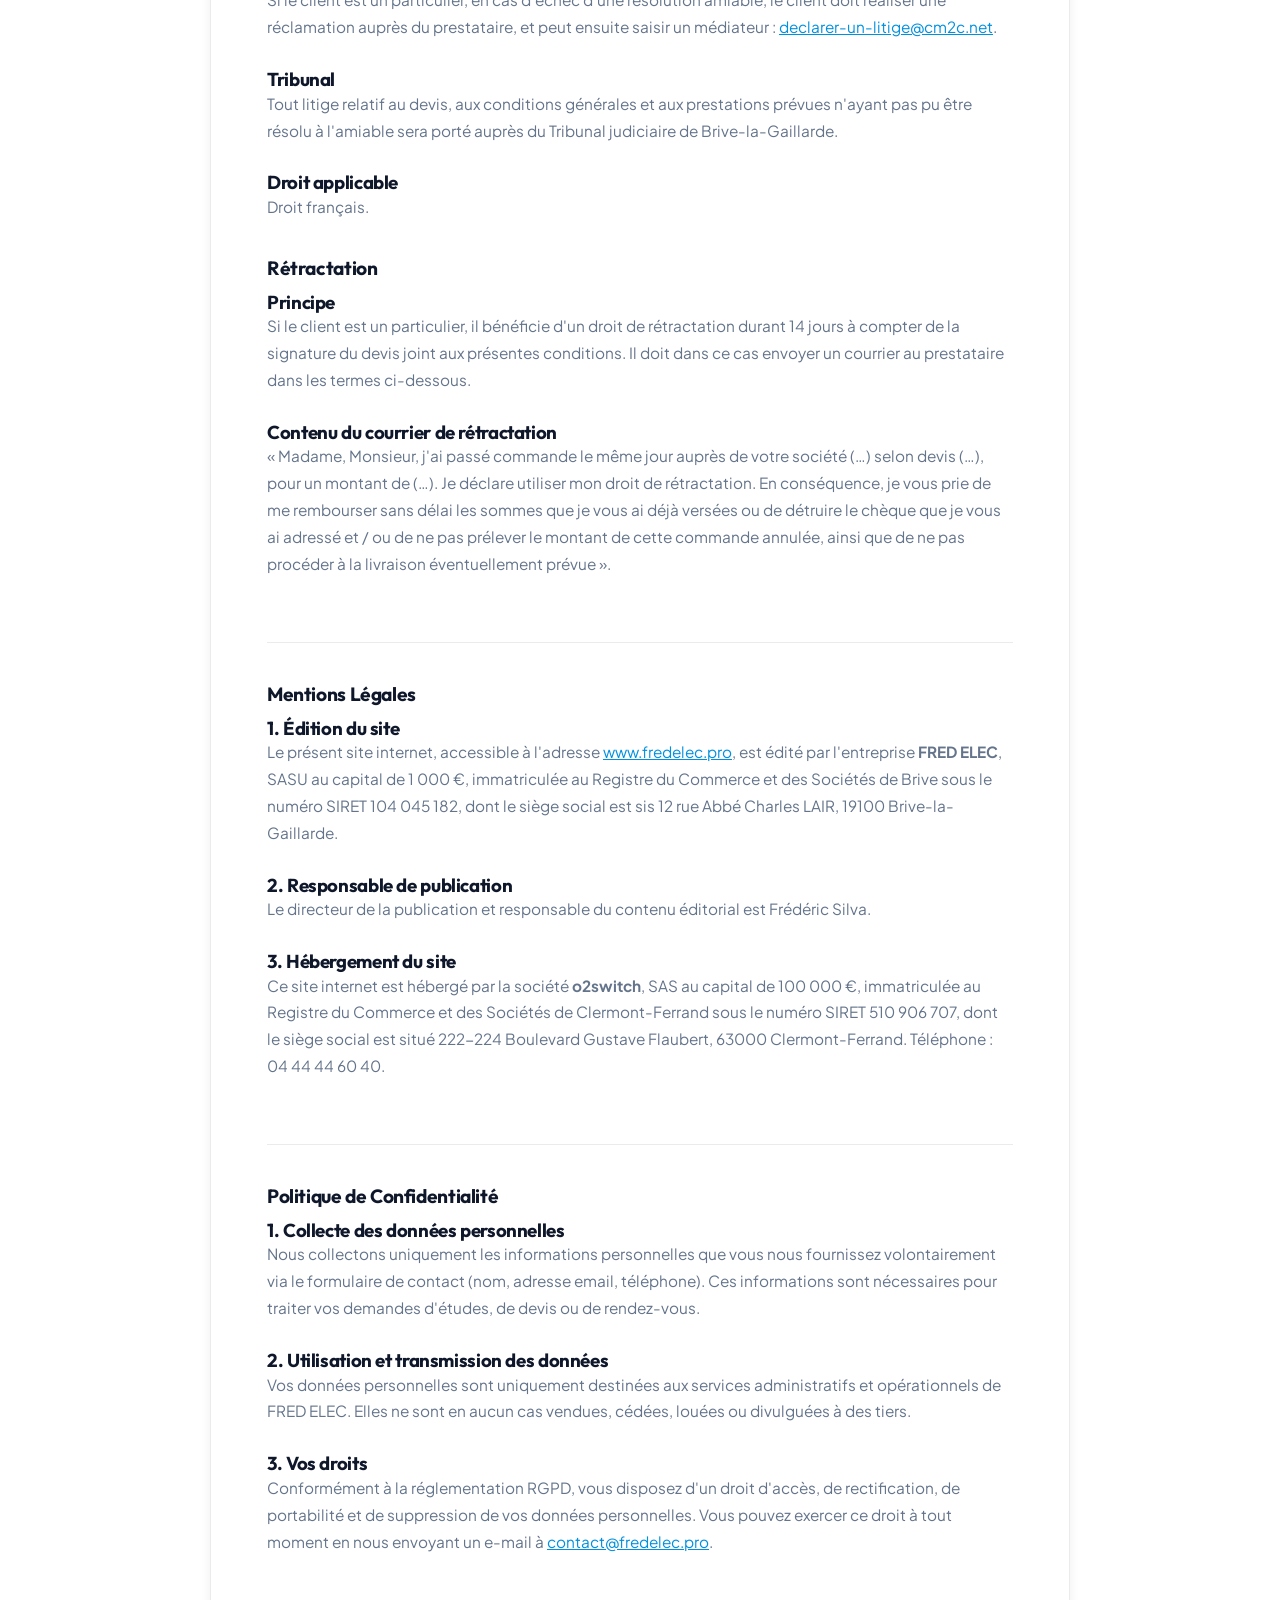
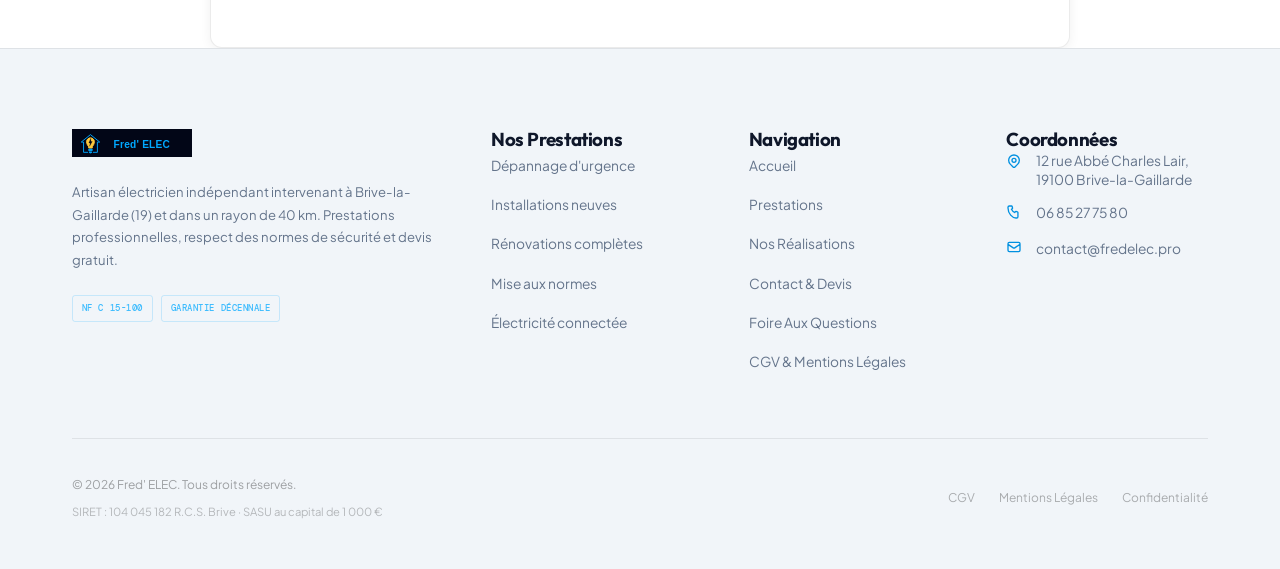
<file: cgv.html>
<!doctype html>
<html lang="fr">
  <head>
    <meta charset="UTF-8" />
    <meta name="viewport" content="width=device-width, initial-scale=1.0" />
    <title>CGV &amp; Mentions Légales — Fred' ELEC | Électricien Brive</title>
    <meta
      name="description"
      content="Conditions Générales de Vente (CGV), mentions légales et politique de confidentialité de l'entreprise Fred' ELEC à Brive-la-Gaillarde (19)."
    />
    <link rel="canonical" href="https://fredelec.pro/cgv.html" />

    <!-- Open Graph -->
    <meta
      property="og:title"
      content="CGV &amp; Mentions Légales — Fred' ELEC | Électricien Brive"
    />
    <meta
      property="og:description"
      content="Conditions Générales de Vente, mentions légales et politique de confidentialité de l'entreprise Fred' ELEC."
    />
    <meta property="og:image" content="assets/logo.png" />
    <meta property="og:type" content="website" />
    <meta name="robots" content="noindex, follow" />

    <!-- Favicons & App Icons -->
    <link rel="apple-touch-icon" sizes="57x57" href="/apple-icon-57x57.png" />
    <link rel="apple-touch-icon" sizes="60x60" href="/apple-icon-60x60.png" />
    <link rel="apple-touch-icon" sizes="72x72" href="/apple-icon-72x72.png" />
    <link rel="apple-touch-icon" sizes="76x76" href="/apple-icon-76x76.png" />
    <link
      rel="apple-touch-icon"
      sizes="114x114"
      href="/apple-icon-114x114.png"
    />
    <link
      rel="apple-touch-icon"
      sizes="120x120"
      href="/apple-icon-120x120.png"
    />
    <link
      rel="apple-touch-icon"
      sizes="144x144"
      href="/apple-icon-144x144.png"
    />
    <link
      rel="apple-touch-icon"
      sizes="152x152"
      href="/apple-icon-152x152.png"
    />
    <link
      rel="apple-touch-icon"
      sizes="180x180"
      href="/apple-icon-180x180.png"
    />
    <link
      rel="icon"
      type="image/png"
      sizes="192x192"
      href="/android-icon-192x192.png"
    />
    <link rel="icon" type="image/png" sizes="32x32" href="/favicon-32x32.png" />
    <link rel="icon" type="image/png" sizes="96x96" href="/favicon-96x96.png" />
    <link rel="icon" type="image/png" sizes="16x16" href="/favicon-16x16.png" />
    <link rel="manifest" href="/manifest.json" />
    <meta name="msapplication-TileColor" content="#ffffff" />
    <meta name="msapplication-TileImage" content="/ms-icon-144x144.png" />
    <meta name="theme-color" content="#ffffff" />

    <!-- Google Fonts -->
    <link rel="preconnect" href="https://fonts.googleapis.com" />
    <link rel="preconnect" href="https://fonts.gstatic.com" crossorigin />
    <link
      href="https://fonts.googleapis.com/css2?family=Outfit:wght@300;400;500;600;700;800&family=Plus+Jakarta+Sans:ital,wght@0,300;0,400;0,500;0,600;0,700;1,400&family=DM+Mono:wght@400;500&display=swap"
      rel="stylesheet"
    />

    <!-- Main Stylesheet -->
    <link rel="stylesheet" href="assets/style.css" />

    <!-- Speculation Rules for Prefetching -->
    <script type="speculationrules">
      {
        "prefetch": [
          {
            "source": "list",
            "urls": [
              "index.html",
              "services.html",
              "realisations.html",
              "contact.html"
            ]
          }
        ]
      }
    </script>

    <script type="application/ld+json">
      {
        "@context": "https://schema.org",
        "@graph": [
          {
            "@type": "BreadcrumbList",
            "itemListElement": [
              {
                "@type": "ListItem",
                "position": 1,
                "name": "Accueil",
                "item": "https://fredelec.pro/"
              },
              {
                "@type": "ListItem",
                "position": 2,
                "name": "CGV et Mentions Légales",
                "item": "https://fredelec.pro/cgv.html"
              }
            ]
          },
          {
            "@type": "ElectricalContractor",
            "name": "Fred' ELEC",
            "url": "https://fredelec.pro",
            "logo": "https://fredelec.pro/assets/logo.png",
            "image": "https://fredelec.pro/assets/Maison_neuve.jpg",
            "description": "Artisan électricien à Brive-la-Gaillarde (19). Dépannage électrique 24h/7j, installations neuves, rénovations.",
            "telephone": "+33685277580",
            "email": "contact@fredelec.pro",
            "priceRange": "$$",
            "address": {
              "@type": "PostalAddress",
              "streetAddress": "12 rue Abbé Charles Lair",
              "addressLocality": "Brive-la-Gaillarde",
              "postalCode": "19100",
              "addressRegion": "Corrèze",
              "addressCountry": "FR"
            },
            "geo": {
              "@type": "GeoCoordinates",
              "latitude": 45.158,
              "longitude": 1.533
            },
            "openingHoursSpecification": {
              "@type": "OpeningHoursSpecification",
              "dayOfWeek": [
                "Monday",
                "Tuesday",
                "Wednesday",
                "Thursday",
                "Friday",
                "Saturday",
                "Sunday"
              ],
              "opens": "00:00",
              "closes": "23:59"
            },
            "areaServed": [
              {
                "@type": "AdministrativeArea",
                "name": "Brive-la-Gaillarde"
              },
              {
                "@type": "AdministrativeArea",
                "name": "Malemort"
              },
              {
                "@type": "AdministrativeArea",
                "name": "Ussac"
              },
              {
                "@type": "AdministrativeArea",
                "name": "Larche"
              },
              {
                "@type": "AdministrativeArea",
                "name": "Terrasson-Lavilledieu"
              }
            ],
            "sameAs": ["https://www.facebook.com/fredelec.brive"]
          }
        ]
      }
    </script>
  </head>
  <body class="antialiased">
    <!-- ════ TOP BAR ═════════════════════════════════════ -->
    <div class="top-info-bar">
      <div class="wrap top-info-inner">
        <div class="top-contacts">
          <a href="tel:0685277580" class="top-link">
            <svg
              class="icon"
              fill="none"
              viewBox="0 0 24 24"
              stroke="currentColor"
            >
              <path
                stroke-linecap="round"
                stroke-linejoin="round"
                stroke-width="2"
                d="M3 5a2 2 0 012-2h3.28a1 1 0 01.94.725l.548 2.2a1 1 0 01-.321.988l-1.305.98a10.582 10.582 0 004.872 4.872l.98-1.305a1 1 0 01.988-.321l2.2.548a1 1 0 01.725.94V19a2 2 0 01-2 2h-1C9.716 21 3 14.284 3 6V5z"
              />
            </svg>
            <span>06 85 27 75 80</span>
          </a>
          <span class="sep">|</span>
          <a href="mailto:contact@fredelec.pro" class="top-link">
            <svg
              class="icon"
              fill="none"
              viewBox="0 0 24 24"
              stroke="currentColor"
            >
              <path
                stroke-linecap="round"
                stroke-linejoin="round"
                stroke-width="2"
                d="M3 8l7.89 5.26a2 2 0 002.22 0L21 8M5 19h14a2 2 0 002-2V7a2 2 0 00-2-2H5a2 2 0 00-2 2v10a2 2 0 002 2z"
              />
            </svg>
            <span>contact@fredelec.pro</span>
          </a>
        </div>
        <div class="top-hours">
          <svg
            class="icon"
            fill="none"
            viewBox="0 0 24 24"
            stroke="currentColor"
          >
            <path
              stroke-linecap="round"
              stroke-linejoin="round"
              stroke-width="2"
              d="M12 8v4l3 3m6-3a9 9 0 11-18 0 9 9 0 0118 0z"
            />
          </svg>
          <span>Interventions 24h/7j · Dépannages & Chantiers</span>
        </div>
      </div>
    </div>

    <!-- ════ STICKY NAVIGATION ═══════════════════════════ -->
    <header class="site-header">
      <div class="wrap header-inner">
        <a href="index.html" class="nav-logo" aria-label="Fred' ELEC — Accueil">
          <img src="assets/logo.png" alt="Fred' ELEC" width="90" height="34" />
        </a>

        <nav class="nav-desktop" aria-label="Navigation principale">
          <ul class="nav-links" role="list">
            <li><a href="index.html">Accueil</a></li>
            <li><a href="services.html">Nos Services</a></li>
            <li><a href="realisations.html">Réalisations</a></li>
            <li><a href="contact.html">Contact</a></li>
          </ul>
        </nav>

        <div class="nav-actions">
          <a href="contact.html" class="btn-nav-cta">Devis Gratuit</a>
          <button
            class="nav-ham"
            aria-label="Ouvrir le menu"
            aria-expanded="false"
          >
            <span></span><span></span><span></span>
          </button>
        </div>
      </div>
    </header>

    <!-- ════ MOBILE NAVIGATION DRAWER ═════════════════════ -->
    <div class="mobile-drawer" id="mobileDrawer">
      <div class="drawer-inner">
        <div class="drawer-header">
          <img
            src="assets/dark_logo.svg"
            alt="Fred' ELEC"
            width="110"
            height="30"
          />
          <button class="drawer-close" aria-label="Fermer le menu">
            <svg
              width="24"
              height="24"
              fill="none"
              viewBox="0 0 24 24"
              stroke="currentColor"
              stroke-width="2"
            >
              <path
                stroke-linecap="round"
                stroke-linejoin="round"
                d="M6 18L18 6M6 6l12 12"
              />
            </svg>
          </button>
        </div>
        <ul class="drawer-links" role="list">
          <li><a href="index.html">Accueil</a></li>
          <li><a href="services.html">Nos Services</a></li>
          <li><a href="realisations.html">Réalisations</a></li>
          <li><a href="contact.html">Contact & Devis</a></li>
          <li><a href="cgv.html" class="active">CGV</a></li>
        </ul>
        <div class="drawer-footer">
          <a href="tel:0685277580" class="btn-drawer-phone">
            <svg
              width="18"
              height="18"
              fill="none"
              viewBox="0 0 24 24"
              stroke="currentColor"
              stroke-width="2"
            >
              <path
                stroke-linecap="round"
                stroke-linejoin="round"
                d="M3 5a2 2 0 012-2h3.28a1 1 0 01.94.725l.548 2.2a1 1 0 01-.321.988l-1.305.98a10.582 10.582 0 004.872 4.872l.98-1.305a1 1 0 01.988-.321l2.2.548a1 1 0 01.725.94V19a2 2 0 01-2 2h-1C9.716 21 3 14.284 3 6V5z"
              />
            </svg>
            06 85 27 75 80
          </a>
          <p class="drawer-meta">Brive-la-Gaillarde et 40 km alentour</p>
        </div>
      </div>
    </div>

    <!-- ════ LEGAL PAGE INNER CONTENT ════════════════════ -->
    <section class="section-inner">
      <div class="wrap reveal">
        <div class="legal-card">
          <h1 id="cgv">CGV — Conditions Générales de Vente et Travaux</h1>

          <h2>Comment ça marche ?</h2>
          <h3>Valeur</h3>
          <p>
            Nos conditions générales sont contractuelles et forment un tout
            contractuel avec la commande / devis. Toute commande / devis
            implique de la part du client l'acceptation sans réserve des
            présentes conditions générales - que le client déclare parfaitement
            connaître - et la renonciation à ses propres conditions, sauf
            stipulation contraire dans le devis.
          </p>
          <h3>Durée de validité du devis</h3>
          <p>Le devis est valable pour une durée de 30 jours.</p>
          <h3>Prise d'effet : cas général</h3>
          <p>
            Le contrat est formé à la signature du devis par le client et après
            le versement de l'acompte.
          </p>
          <h3>Cas particulier : crédit</h3>
          <p>
            Si le client est un particulier, avant la signature du devis, le
            client doit indiquer par courrier recommandé avec accusé de
            réception s'il entend demander un prêt pour payer tout ou partie des
            prestations. A défaut, il est réputé ne pas avoir emprunté, et ne
            pourra pas se prévaloir des articles L.312-44 et suivants du code de
            la consommation.
          </p>

          <h2>Prestations incluses</h2>
          <h3>Devis</h3>
          <p>
            Le devis liste l'ensemble des prestations incluses. Le prestataire
            est libre d'en sous-traiter l'exécution.
          </p>
          <h3>Mise à disposition</h3>
          <p>
            Le client met à disposition du prestataire l'eau, l'électricité, les
            aires de stockage et d'installation nécessaire pour la réalisation
            des prestations gratuitement.
          </p>

          <h2>Délai</h2>
          <h3>Démarrage</h3>
          <p>
            Les délais indiqués dans le devis sont indicatifs. Ils ne commencent
            à courir qu'après la prise d'effet, et à partir du moment où le
            prestataire est en possession de toutes les autorisations
            administratives, documents techniques et pièces prévues dans le
            devis à fournir par le client.
          </p>
          <h3>Suspension</h3>
          <p>
            Les délais sont automatiquement suspendus en cas de force majeure ou
            d'imprévision et en cas d'événement indépendant de la volonté du
            prestataire ayant pour effet d'empêcher ou de retarder l'exécution
            des travaux. N'étant pas de la faute du prestataire, ils ne peuvent
            donner lieu à aucune pénalité ou indemnisation.
          </p>
          <h3>Retard</h3>
          <p>
            En cas de retard de la faute du prestataire, des pénalités de retard
            pourront lui être imputées par le client pour un montant maximum de
            5 % du montant hors taxes des prestations réalisées dans le cadre du
            devis. Les pénalités de retard sont libératoires.
          </p>

          <h2>Propriété intellectuelle</h2>
          <h3>Propriété exclusive du prestataire</h3>
          <p>
            Les devis, dessins, plans, maquettes, descriptifs et documents de
            travail transmis au client sont confidentiels et restent la
            propriété exclusive du prestataire.
          </p>
          <h3>Interdictions</h3>
          <p>
            La communication de ces documents à d'autres entreprises ou tiers
            est interdite et pourra donner lieu au versement de dommages et
            intérêts au prestataire par le client.
          </p>

          <h2>Prix</h2>
          <h3>Contenu du prix</h3>
          <p>
            Le prix indiqué dans le devis est établi sur la foi des informations
            fournies par le client :
          </p>
          <ul>
            <li>Pour les prestations prévues.</li>
            <li>Aux quantités prévues.</li>
            <li>
              Dans le délai de réalisation prévu dans les jours et heures légaux
              de travaux.
            </li>
          </ul>
          <h3>Supplément de prix</h3>
          <p>
            En cas de modification ou d'ajout de prestations, des conditions
            d'exécution, de décalage dans le démarrage de la prestation /
            modification du planning contractuel s'il n'est pas du fait du
            prestataire, imprévision, un supplément de prix sera dû.
          </p>
          <h3>Paiement</h3>
          <p>
            Le prix est payable par le client sous 30 jours à compter de la date
            d’émission de la facture. Il sera facturé en incluant la TVA
            applicable comme suit :
          </p>
          <ul>
            <li>30% à la signature du devis.</li>
            <li>
              Mensuellement, en fonction de l'avancement des travaux et
              livraison de fournitures.
            </li>
            <li>A la fin des prestations concernant le solde.</li>
          </ul>
          <h3>Défaut de paiement dans les délais</h3>
          <p>
            Tout retard de paiement sera considéré comme un défaut de paiement,
            et le règlement de l'ensemble des factures, même non échues,
            deviendra immédiatement exigible. Le prestataire sera en droit, sans
            mise en demeure préalable :
          </p>
          <ul>
            <li>
              D'obtenir le paiement d'intérêt moratoires par jour calendaire de
              retard, sur la base de trois (3) fois le taux d'intérêt légal en
              vigueur.
            </li>
            <li>
              D'obtenir une indemnité forfaitaire pour frais de recouvrement
              d'un montant de 40 euros, majorée des frais réels de recouvrement
              si le client est un professionnel.
            </li>
            <li>
              A compter de l'arrêt des prestations, les risques afférents aux
              matériaux et matériels restant sur le chantier et aux travaux déjà
              effectués ainsi que la garde du chantier sont transférés au client
              jusqu'à la reprise des prestations. Toute reprise des prestations
              sera subordonnée à la reprise des paiements.
            </li>
            <li>
              De récupérer tout matériau livré sur le chantier et non incorporé
              à l'ouvrage, ces matériaux appartenant au prestataire jusqu'au
              paiement intégral du prix, intérêts et frais.
            </li>
          </ul>
          <p>
            En cas de multiplicité de contrats entre le client et le
            prestataire, il ne pourra y avoir aucune compensation de créances.
          </p>

          <h2>Réserve de propriété</h2>
          <h3>Propriété des matériaux</h3>
          <p>
            Avant leur incorporation à l'ouvrage, les matériaux livrés sur le
            chantier demeurent la propriété du prestataire jusqu'au paiement
            intégral du prix, intérêts, frais et tout autre accessoires
            découlant des conditions générales et du devis.
          </p>
          <h3>Interdiction de gage ou cession par le client</h3>
          <p>
            Le client s'interdit de donner en gage ou de céder la propriété des
            ouvrages soumis à la réserve de propriété. Ces dispositions ne font
            pas obstacle au transfert au client, dès la livraison, des risques
            de perte et de détérioration des matériaux et ouvrages exécutés
            ainsi que des responsabilités liées aux dommages qu'ils pourraient
            causer.
          </p>

          <h2>Réception</h2>
          <h3>Cas général : achèvement des travaux</h3>
          <p>
            La réception des travaux intervient dès leur achèvement, à la
            demande du prestataire, et une réunion de réception doit être
            organisée par le client dans un délai de sept (7) jours suivant
            l'émission de la demande du prestataire. La prise de possession de
            l'ouvrage par le client, même sans complet paiement du prix, a la
            valeur d'une réception sans réserves. Si la réception doit
            intervenir judiciairement, les frais correspondants seront à la
            charge exclusive du client.
          </p>
          <h3>Cas particulier : réception partielle</h3>
          <p>
            La réception partielle des travaux exécutés pourra être demandée par
            le prestataire, en particulier en cas de travaux comportant
            plusieurs lots ou faisant intervenir plusieurs entreprises.
          </p>
          <h3>Réserves</h3>
          <p>
            Le client devra impérativement noter sur un procès-verbal de
            réception établi avec le prestataire lors de la réunion de réception
            toutes réserves dont il souhaiterait se prévaloir. A défaut de les
            avoir inscrites, le client ne pourra émettre aucune réclamation
            ultérieure.
          </p>

          <h2>Dommages sur les prestations</h2>
          <h3>Responsabilité</h3>
          <p>
            Avant la réception, toute action du client ou d'un tiers sans
            autorisation écrite du prestataire et détériorant les travaux et
            livraison de fournitures dégagent toute responsabilité du
            prestataire.
          </p>

          <h2>Données personnelles</h2>
          <h3>Accès par le prestataire</h3>
          <p>
            Le prestataire traite des données personnelles strictement
            nécessaires à l'exécution du devis et des prestations prévues et
            nécessaires à l'accomplissement par le prestataire de ses
            obligations légales et réglementaires. L'accès à ces données est
            strictement limité aux employés et préposés du prestataire qui y
            sont habilités. Les données sont conservées au sein de l'entreprise
            le temps nécessaire à la réalisation des prestations.
          </p>
          <h3>Droits du client</h3>
          <p>
            Le client dispose d'un droit d'accès, de rectification, de
            portabilité et d'effacement de ses données ou encore de limitation
            de traitement. Il peut également, pour des motifs légitimes,
            s'opposer au traitement de ses données. Dans ce cas il doit
            contacter le prestataire :
            <a href="mailto:contact@fredelec.pro">contact@fredelec.pro</a>.
          </p>

          <h2>Garanties</h2>
          <h3>Exclusions</h3>
          <p>La garantie est exclue :</p>
          <ul>
            <li>
              Si les travaux réalisés qui satisfont à une utilisation normale ne
              conviennent pas à l'utilisation spécifique qui en est faite et que
              cette utilisation n'a pas été portée à la connaissance du
              prestataire au moment du devis.
            </li>
            <li>
              Si le résultat défectueux provient de l'usure normale, ou d'une
              négligence / défaut d'entretien de la part du client, ou du fait
              de tiers.
            </li>
          </ul>

          <h2>Résiliation</h2>
          <p>
            Hormis le cas d'une rétractation, en cas de résiliation unilatérale
            du fait du client avant le démarrage des travaux, le montant des
            acomptes versés sera conservé par le prestataire à titre
            d'indemnisation, sans préjudice des frais supplémentaires qui
            pourraient être dus, sur justificatif, tels que coût des matériaux
            et matériels commandés ou fabriqués.
          </p>

          <h2>En cas de problème</h2>
          <h3>Amiable</h3>
          <p>
            En cas de différend, le client et le prestataire feront leurs
            meilleurs efforts pour le résoudre à l'amiable.
          </p>
          <h3>Médiateur</h3>
          <p>
            Si le client est un particulier, en cas d'échec d'une résolution
            amiable, le client doit réaliser une réclamation auprès du
            prestataire, et peut ensuite saisir un médiateur :
            <a href="mailto:declarer-un-litige@cm2c.net"
              >declarer-un-litige@cm2c.net</a
            >.
          </p>
          <h3>Tribunal</h3>
          <p>
            Tout litige relatif au devis, aux conditions générales et aux
            prestations prévues n'ayant pas pu être résolu à l'amiable sera
            porté auprès du Tribunal judiciaire de Brive-la-Gaillarde.
          </p>
          <h3>Droit applicable</h3>
          <p>Droit français.</p>

          <h2>Rétractation</h2>
          <h3>Principe</h3>
          <p>
            Si le client est un particulier, il bénéficie d'un droit de
            rétractation durant 14 jours à compter de la signature du devis
            joint aux présentes conditions. Il doit dans ce cas envoyer un
            courrier au prestataire dans les termes ci-dessous.
          </p>
          <h3>Contenu du courrier de rétractation</h3>
          <p>
            « Madame, Monsieur, j'ai passé commande le même jour auprès de votre
            société (…) selon devis (…), pour un montant de (…). Je déclare
            utiliser mon droit de rétractation. En conséquence, je vous prie de
            me rembourser sans délai les sommes que je vous ai déjà versées ou
            de détruire le chèque que je vous ai adressé et / ou de ne pas
            prélever le montant de cette commande annulée, ainsi que de ne pas
            procéder à la livraison éventuellement prévue ».
          </p>

          <hr class="rule" style="margin: 4rem 0 2.5rem" />

          <h2 id="mentions">Mentions Légales</h2>

          <h3>1. Édition du site</h3>
          <p>
            Le présent site internet, accessible à l'adresse
            <a href="https://fredelec.pro/">www.fredelec.pro</a>, est édité par
            l'entreprise <strong>FRED ELEC</strong>, SASU au capital de 1 000 €,
            immatriculée au Registre du Commerce et des Sociétés de Brive sous
            le numéro SIRET 104 045 182, dont le siège social est sis 12 rue
            Abbé Charles LAIR, 19100 Brive-la-Gaillarde.
          </p>

          <h3>2. Responsable de publication</h3>
          <p>
            Le directeur de la publication et responsable du contenu éditorial
            est Frédéric Silva.
          </p>

          <h3>3. Hébergement du site</h3>
          <p>
            Ce site internet est hébergé par la société
            <strong>o2switch</strong>, SAS au capital de 100 000 €, immatriculée
            au Registre du Commerce et des Sociétés de Clermont-Ferrand sous le
            numéro SIRET 510 906 707, dont le siège social est situé 222-224
            Boulevard Gustave Flaubert, 63000 Clermont-Ferrand. Téléphone : 04
            44 44 60 40.
          </p>

          <hr class="rule" style="margin: 4rem 0 2.5rem" />

          <h2 id="confidentialite">Politique de Confidentialité</h2>

          <h3>1. Collecte des données personnelles</h3>
          <p>
            Nous collectons uniquement les informations personnelles que vous
            nous fournissez volontairement via le formulaire de contact (nom,
            adresse email, téléphone). Ces informations sont nécessaires pour
            traiter vos demandes d'études, de devis ou de rendez-vous.
          </p>

          <h3>2. Utilisation et transmission des données</h3>
          <p>
            Vos données personnelles sont uniquement destinées aux services
            administratifs et opérationnels de FRED ELEC. Elles ne sont en aucun
            cas vendues, cédées, louées ou divulguées à des tiers.
          </p>

          <h3>3. Vos droits</h3>
          <p>
            Conformément à la réglementation RGPD, vous disposez d'un droit
            d'accès, de rectification, de portabilité et de suppression de vos
            données personnelles. Vous pouvez exercer ce droit à tout moment en
            nous envoyant un e-mail à
            <a href="mailto:contact@fredelec.pro">contact@fredelec.pro</a>.
          </p>
        </div>
      </div>
    </section>

    <!-- ════ FOOTER ══════════════════════════════════════ -->
    <footer class="site-footer" aria-label="Pied de page">
      <div class="wrap">
        <div class="footer-grid">
          <!-- Col 1: Brand Info -->
          <div class="footer-col brand-col">
            <div class="footer-logo">
              <a href="index.html" aria-label="Fred' ELEC — Accueil">
                <img
                  src="assets/dark_logo.svg"
                  alt="Fred' ELEC"
                  width="120"
                  height="32"
                />
              </a>
            </div>
            <p class="footer-tagline">
              Artisan électricien indépendant intervenant à Brive-la-Gaillarde
              (19) et dans un rayon de 40 km. Prestations professionnelles,
              respect des normes de sécurité et devis gratuit.
            </p>
            <div class="footer-badges">
              <span class="footer-badge-tag">NF C 15-100</span>
              <span class="footer-badge-tag">Garantie Décennale</span>
            </div>
          </div>

          <!-- Col 2: Services Quick Links -->
          <div class="footer-col">
            <h3>Nos Prestations</h3>
            <ul>
              <li><a href="services.html#depannage">Dépannage d'urgence</a></li>
              <li><a href="services.html#neuves">Installations neuves</a></li>
              <li>
                <a href="services.html#renovations">Rénovations complètes</a>
              </li>
              <li>
                <a href="services.html#mise-en-conformite">Mise aux normes</a>
              </li>
              <li>
                <a href="services.html#domotique">Électricité connectée</a>
              </li>
            </ul>
          </div>

          <!-- Col 3: Site Navigation -->
          <div class="footer-col">
            <h3>Navigation</h3>
            <ul>
              <li><a href="index.html">Accueil</a></li>
              <li><a href="services.html">Prestations</a></li>
              <li><a href="realisations.html">Nos Réalisations</a></li>
              <li><a href="contact.html">Contact &amp; Devis</a></li>
              <li><a href="contact.html#faq">Foire Aux Questions</a></li>
              <li>
                <a href="cgv.html" class="active">CGV &amp; Mentions Légales</a>
              </li>
            </ul>
          </div>

          <!-- Col 4: Coordinates -->
          <div class="footer-col">
            <h3>Coordonnées</h3>
            <ul class="footer-contact-list">
              <li class="contact-item">
                <svg
                  class="footer-icon"
                  fill="none"
                  viewBox="0 0 24 24"
                  stroke="currentColor"
                >
                  <path
                    stroke-linecap="round"
                    stroke-linejoin="round"
                    stroke-width="2"
                    d="M17.657 16.657L13.414 20.9a1.998 1.998 0 01-2.827 0l-4.244-4.243a8 8 0 1111.314 0z"
                  />
                  <path
                    stroke-linecap="round"
                    stroke-linejoin="round"
                    stroke-width="2"
                    d="M15 11a3 3 0 11-6 0 3 3 0 016 0z"
                  />
                </svg>
                <span
                  >12 rue Abbé Charles Lair,<br />19100 Brive-la-Gaillarde</span
                >
              </li>
              <li class="contact-item">
                <svg
                  class="footer-icon"
                  fill="none"
                  viewBox="0 0 24 24"
                  stroke="currentColor"
                >
                  <path
                    stroke-linecap="round"
                    stroke-linejoin="round"
                    stroke-width="2"
                    d="M3 5a2 2 0 012-2h3.28a1 1 0 01.94.725l.548 2.2a1 1 0 01-.321.988l-1.305.98a10.582 10.582 0 004.872 4.872l.98-1.305a1 1 0 01.988-.321l2.2.548a1 1 0 01.725.94V19a2 2 0 01-2 2h-1C9.716 21 3 14.284 3 6V5z"
                  />
                </svg>
                <a href="tel:0685277580" class="hover-glow">06 85 27 75 80</a>
              </li>
              <li class="contact-item">
                <svg
                  class="footer-icon"
                  fill="none"
                  viewBox="0 0 24 24"
                  stroke="currentColor"
                >
                  <path
                    stroke-linecap="round"
                    stroke-linejoin="round"
                    stroke-width="2"
                    d="M3 8l7.89 5.26a2 2 0 002.22 0L21 8M5 19h14a2 2 0 002-2V7a2 2 0 00-2-2H5a2 2 0 00-2 2v10a2 2 0 002 2z"
                  />
                </svg>
                <a href="mailto:contact@fredelec.pro" class="hover-glow"
                  >contact@fredelec.pro</a
                >
              </li>
            </ul>
          </div>
        </div>

        <!-- Footer Bottom -->
        <div class="footer-bottom">
          <div class="footer-meta">
            <span class="footer-copy"
              >© 2026 Fred' ELEC. Tous droits réservés.</span
            >
            <span class="footer-siret"
              >SIRET : 104 045 182 R.C.S. Brive · SASU au capital de 1 000
              €</span
            >
          </div>
          <nav class="footer-legal" aria-label="Liens juridiques">
            <a href="cgv.html">CGV</a>
            <a href="cgv.html#mentions">Mentions Légales</a>
            <a href="cgv.html#confidentialite">Confidentialité</a>
          </nav>
        </div>
      </div>
    </footer>

    <!-- ════ FLOATING CALL ACTION (Mobile) ═══════════════ -->
    <a href="tel:0685277580" class="ring-cta" aria-label="Appeler Fred' ELEC">
      <svg
        width="22"
        height="22"
        fill="none"
        viewBox="0 0 24 24"
        stroke="currentColor"
        stroke-width="2.5"
        aria-hidden="true"
      >
        <path
          stroke-linecap="round"
          stroke-linejoin="round"
          d="M22 16.92v3a2 2 0 01-2.18 2 19.79 19.79 0 01-8.63-3.07A19.5 19.5 0 013.07 10.8 19.79 19.79 0 01.37 2.18 2 2 0 012.34 0h3a2 2 0 012 1.72c.13.96.36 1.9.7 2.81a2 2 0 01-.45 2.11L6.91 7.91a16 16 0 006.18 6.18l1.28-1.28a2 2 0 012.11-.45c.9.34 1.85.57 2.81.7A2 2 0 0122 16.92z"
        />
      </svg>
    </a>

    <!-- Scripts -->
    <script src="assets/main.js" defer></script>
  </body>
</html>
</file>
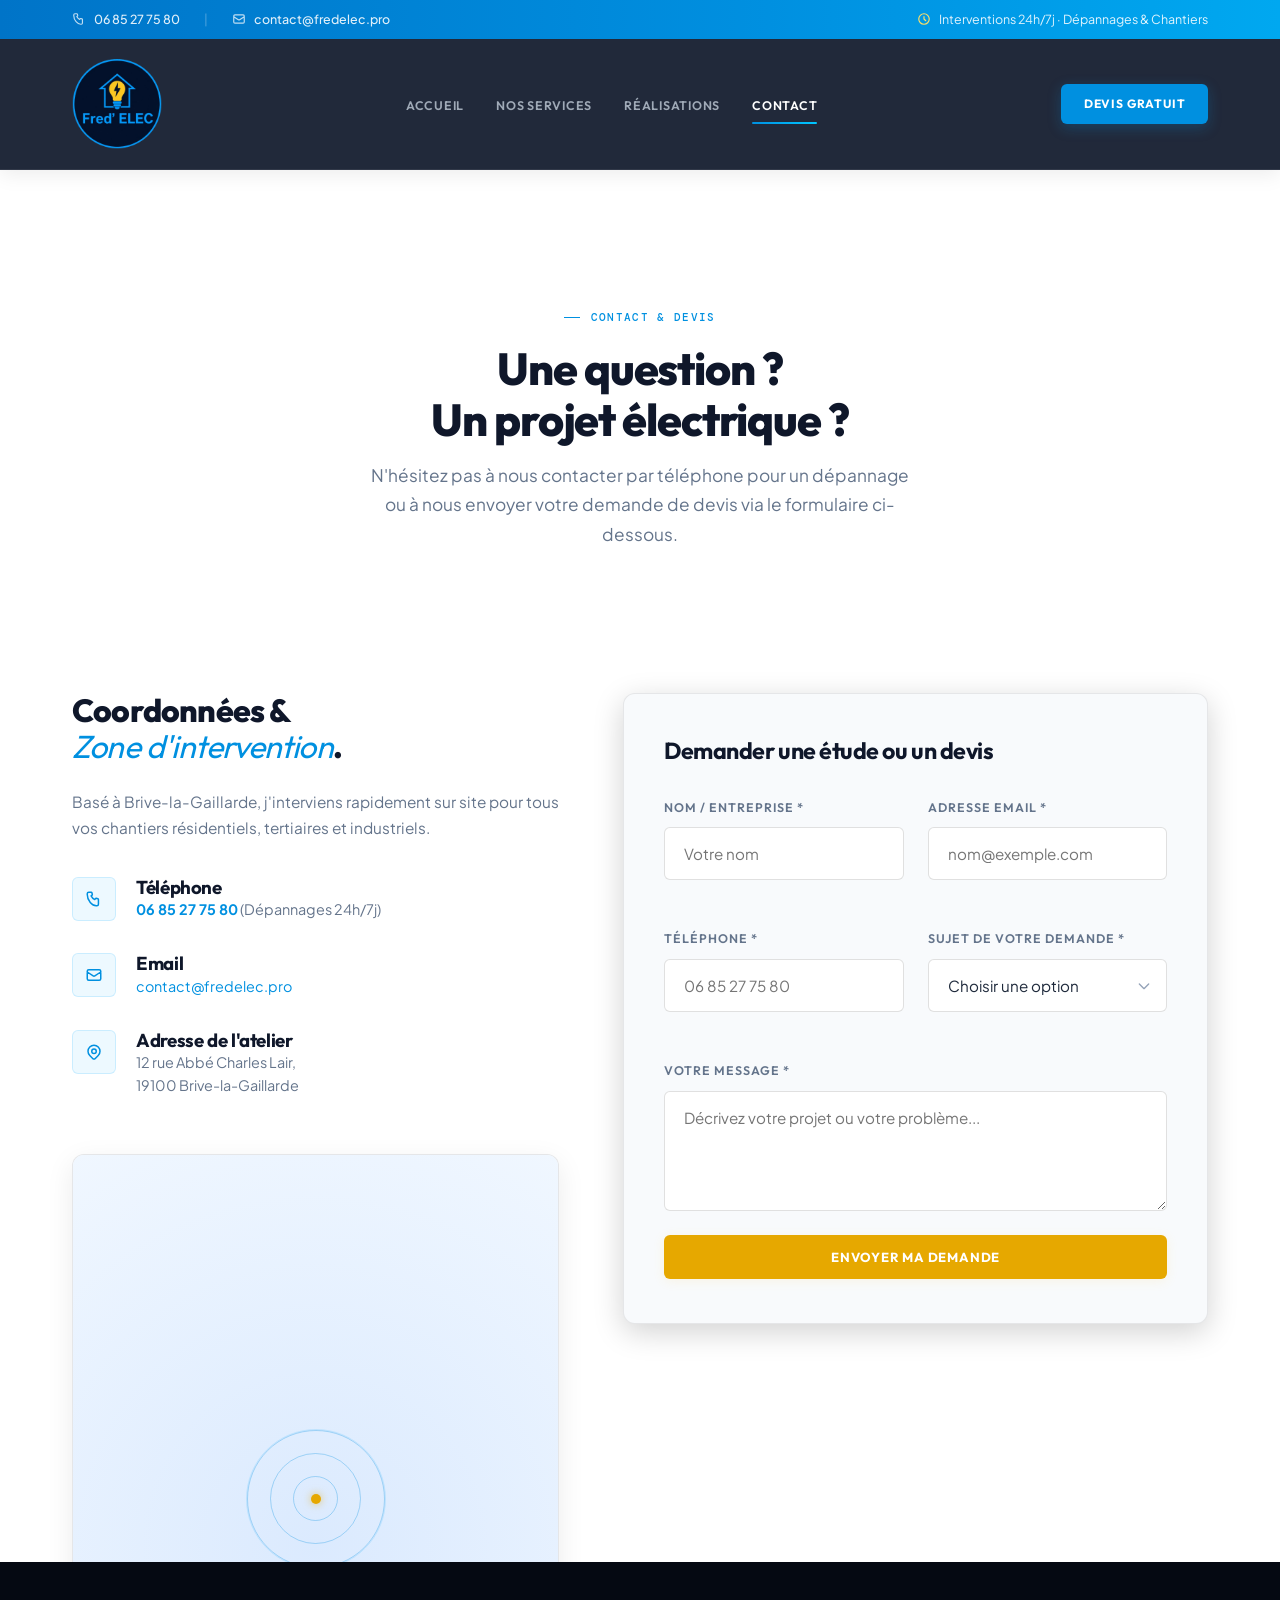
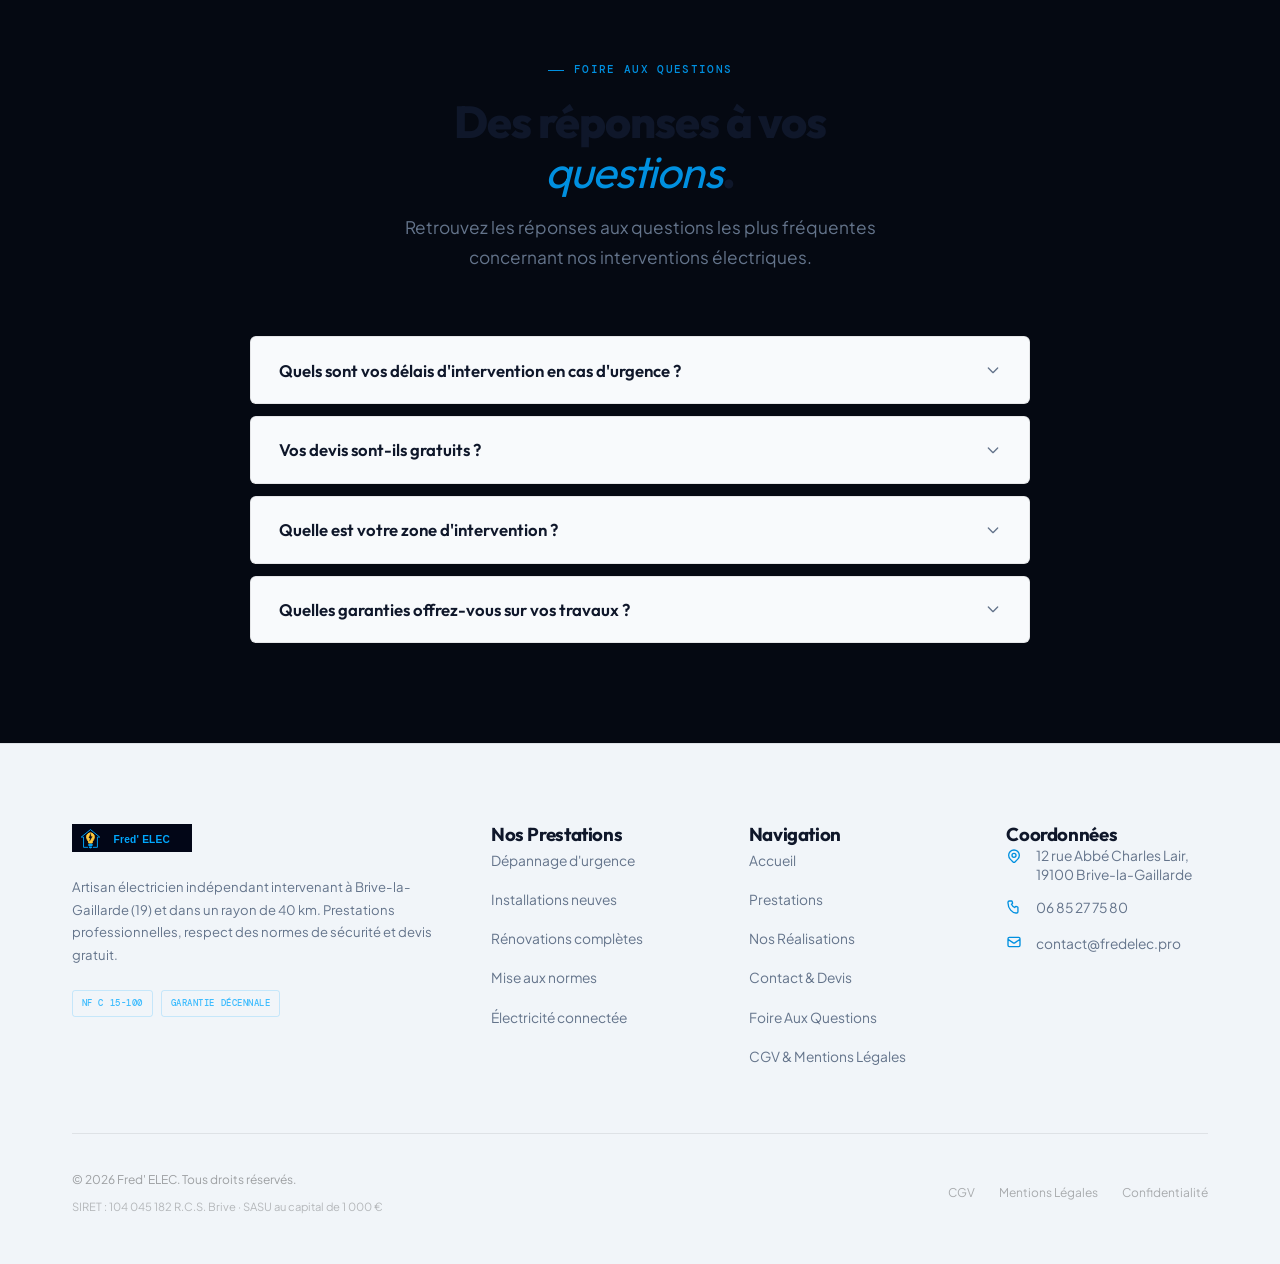
<file: contact.html>
<!doctype html>
<html lang="fr">
  <head>
    <meta charset="UTF-8" />
    <meta name="viewport" content="width=device-width, initial-scale=1.0" />
    <title>
      Contact &amp; Devis — Fred' ELEC | Électricien Brive-la-Gaillarde
    </title>
    <meta
      name="description"
      content="Contactez Fred' ELEC à Brive-la-Gaillarde pour toute demande de devis gratuit ou dépannage d'urgence 24h/7j. Intervention rapide Brive et Corrèze."
    />
    <link rel="canonical" href="https://fredelec.pro/contact.html" />

    <!-- Open Graph -->
    <meta
      property="og:title"
      content="Contact &amp; Devis — Fred' ELEC | Électricien Brive"
    />
    <meta
      property="og:description"
      content="Contactez Fred' ELEC à Brive-la-Gaillarde pour toute demande de devis gratuit ou dépannage d'urgence 24h/7j."
    />
    <meta property="og:image" content="assets/logo.png" />
    <meta property="og:type" content="website" />
    <meta name="robots" content="index, follow" />

    <!-- Favicons & App Icons -->
    <link rel="apple-touch-icon" sizes="57x57" href="/apple-icon-57x57.png" />
    <link rel="apple-touch-icon" sizes="60x60" href="/apple-icon-60x60.png" />
    <link rel="apple-touch-icon" sizes="72x72" href="/apple-icon-72x72.png" />
    <link rel="apple-touch-icon" sizes="76x76" href="/apple-icon-76x76.png" />
    <link
      rel="apple-touch-icon"
      sizes="114x114"
      href="/apple-icon-114x114.png"
    />
    <link
      rel="apple-touch-icon"
      sizes="120x120"
      href="/apple-icon-120x120.png"
    />
    <link
      rel="apple-touch-icon"
      sizes="144x144"
      href="/apple-icon-144x144.png"
    />
    <link
      rel="apple-touch-icon"
      sizes="152x152"
      href="/apple-icon-152x152.png"
    />
    <link
      rel="apple-touch-icon"
      sizes="180x180"
      href="/apple-icon-180x180.png"
    />
    <link
      rel="icon"
      type="image/png"
      sizes="192x192"
      href="/android-icon-192x192.png"
    />
    <link rel="icon" type="image/png" sizes="32x32" href="/favicon-32x32.png" />
    <link rel="icon" type="image/png" sizes="96x96" href="/favicon-96x96.png" />
    <link rel="icon" type="image/png" sizes="16x16" href="/favicon-16x16.png" />
    <link rel="manifest" href="/manifest.json" />
    <meta name="msapplication-TileColor" content="#ffffff" />
    <meta name="msapplication-TileImage" content="/ms-icon-144x144.png" />
    <meta name="theme-color" content="#ffffff" />

    <!-- Google Fonts -->
    <link rel="preconnect" href="https://fonts.googleapis.com" />
    <link rel="preconnect" href="https://fonts.gstatic.com" crossorigin />
    <link
      href="https://fonts.googleapis.com/css2?family=Outfit:wght@300;400;500;600;700;800&family=Plus+Jakarta+Sans:ital,wght@0,300;0,400;0,500;0,600;0,700;1,400&family=DM+Mono:wght@400;500&display=swap"
      rel="stylesheet"
    />

    <!-- Main Stylesheet -->
    <link rel="stylesheet" href="assets/style.css" />

    <!-- Speculation Rules for Prefetching -->
    <script type="speculationrules">
      {
        "prefetch": [
          {
            "source": "list",
            "urls": [
              "index.html",
              "services.html",
              "realisations.html",
              "cgv.html"
            ]
          }
        ]
      }
    </script>

    <script type="application/ld+json">
      {
        "@context": "https://schema.org",
        "@graph": [
          {
            "@type": "BreadcrumbList",
            "itemListElement": [
              {
                "@type": "ListItem",
                "position": 1,
                "name": "Accueil",
                "item": "https://fredelec.pro/"
              },
              {
                "@type": "ListItem",
                "position": 2,
                "name": "Contact & Devis",
                "item": "https://fredelec.pro/contact.html"
              }
            ]
          },
          {
            "@type": "ElectricalContractor",
            "name": "Fred' ELEC",
            "url": "https://fredelec.pro",
            "logo": "https://fredelec.pro/assets/logo.png",
            "image": "https://fredelec.pro/assets/Maison_neuve.jpg",
            "description": "Artisan électricien à Brive-la-Gaillarde (19). Dépannage électrique 24h/7j, installations neuves, rénovations.",
            "telephone": "+33685277580",
            "email": "contact@fredelec.pro",
            "priceRange": "$$",
            "address": {
              "@type": "PostalAddress",
              "streetAddress": "12 rue Abbé Charles Lair",
              "addressLocality": "Brive-la-Gaillarde",
              "postalCode": "19100",
              "addressRegion": "Corrèze",
              "addressCountry": "FR"
            },
            "geo": {
              "@type": "GeoCoordinates",
              "latitude": 45.158,
              "longitude": 1.533
            },
            "openingHoursSpecification": {
              "@type": "OpeningHoursSpecification",
              "dayOfWeek": [
                "Monday",
                "Tuesday",
                "Wednesday",
                "Thursday",
                "Friday",
                "Saturday",
                "Sunday"
              ],
              "opens": "00:00",
              "closes": "23:59"
            },
            "areaServed": [
              {
                "@type": "AdministrativeArea",
                "name": "Brive-la-Gaillarde"
              },
              {
                "@type": "AdministrativeArea",
                "name": "Malemort"
              },
              {
                "@type": "AdministrativeArea",
                "name": "Ussac"
              },
              {
                "@type": "AdministrativeArea",
                "name": "Larche"
              },
              {
                "@type": "AdministrativeArea",
                "name": "Terrasson-Lavilledieu"
              }
            ],
            "sameAs": ["https://www.facebook.com/fredelec.brive"]
          },
          {
            "@type": "FAQPage",
            "mainEntity": [
              {
                "@type": "Question",
                "name": "Quels sont vos délais d'intervention en cas d'urgence ?",
                "acceptedAnswer": {
                  "@type": "Answer",
                  "text": "Pour toute urgence électrique (panne de courant générale, court-circuit suspect, disjoncteur défectueux), nous intervenons dans un délai maximum de 2 heures à Brive-la-Gaillarde et ses alentours. Nos services de dépannage sont disponibles 24h/24 et 7j/7."
                }
              },
              {
                "@type": "Question",
                "name": "Vos devis sont-ils gratuits ?",
                "acceptedAnswer": {
                  "@type": "Answer",
                  "text": "Oui, l'ensemble de nos devis d'installation, de rénovation ou de mise aux normes sont 100% gratuits et sans engagement. Nous nous engageons à vous transmettre une estimation détaillée et transparente sous 24 heures après notre visite sur place."
                }
              },
              {
                "@type": "Question",
                "name": "Quelle est votre zone d'intervention ?",
                "acceptedAnswer": {
                  "@type": "Answer",
                  "text": "Notre atelier est basé à Brive-la-Gaillarde (19100). Nous intervenons dans un rayon de 40 km tout autour, englobant des communes telles que Malemort, Ussac, Tulle, Donzenac, Objat, Larche, Terrasson-Lavilledieu, et Nespouls."
                }
              },
              {
                "@type": "Question",
                "name": "Quelles garanties offrez-vous sur vos travaux ?",
                "acceptedAnswer": {
                  "@type": "Answer",
                  "text": "Toutes nos installations et rénovations électriques sont couvertes par une assurance responsabilité civile professionnelle et une garantie décennale. De plus, nos interventions respectent la norme NF C 15-100."
                }
              }
            ]
          }
        ]
      }
    </script>
  </head>
  <body class="antialiased">
    <!-- ════ TOP BAR ═════════════════════════════════════ -->
    <div class="top-info-bar">
      <div class="wrap top-info-inner">
        <div class="top-contacts">
          <a href="tel:0685277580" class="top-link">
            <svg
              class="icon"
              fill="none"
              viewBox="0 0 24 24"
              stroke="currentColor"
            >
              <path
                stroke-linecap="round"
                stroke-linejoin="round"
                stroke-width="2"
                d="M3 5a2 2 0 012-2h3.28a1 1 0 01.94.725l.548 2.2a1 1 0 01-.321.988l-1.305.98a10.582 10.582 0 004.872 4.872l.98-1.305a1 1 0 01.988-.321l2.2.548a1 1 0 01.725.94V19a2 2 0 01-2 2h-1C9.716 21 3 14.284 3 6V5z"
              />
            </svg>
            <span>06 85 27 75 80</span>
          </a>
          <span class="sep">|</span>
          <a href="mailto:contact@fredelec.pro" class="top-link">
            <svg
              class="icon"
              fill="none"
              viewBox="0 0 24 24"
              stroke="currentColor"
            >
              <path
                stroke-linecap="round"
                stroke-linejoin="round"
                stroke-width="2"
                d="M3 8l7.89 5.26a2 2 0 002.22 0L21 8M5 19h14a2 2 0 002-2V7a2 2 0 00-2-2H5a2 2 0 00-2 2v10a2 2 0 002 2z"
              />
            </svg>
            <span>contact@fredelec.pro</span>
          </a>
        </div>
        <div class="top-hours">
          <svg
            class="icon"
            fill="none"
            viewBox="0 0 24 24"
            stroke="currentColor"
          >
            <path
              stroke-linecap="round"
              stroke-linejoin="round"
              stroke-width="2"
              d="M12 8v4l3 3m6-3a9 9 0 11-18 0 9 9 0 0118 0z"
            />
          </svg>
          <span>Interventions 24h/7j · Dépannages & Chantiers</span>
        </div>
      </div>
    </div>

    <!-- ════ STICKY NAVIGATION ═══════════════════════════ -->
    <header class="site-header">
      <div class="wrap header-inner">
        <a href="index.html" class="nav-logo" aria-label="Fred ELEC — Accueil">
          <img src="assets/logo.png" alt="Fred' ELEC" width="90" height="34" />
        </a>

        <nav class="nav-desktop" aria-label="Navigation principale">
          <ul class="nav-links" role="list">
            <li><a href="index.html">Accueil</a></li>
            <li><a href="services.html">Nos Services</a></li>
            <li><a href="realisations.html">Réalisations</a></li>
            <li><a href="contact.html" class="active">Contact</a></li>
          </ul>
        </nav>

        <div class="nav-actions">
          <a href="contact.html" class="btn-nav-cta">Devis Gratuit</a>
          <button
            class="nav-ham"
            aria-label="Ouvrir le menu"
            aria-expanded="false"
          >
            <span></span><span></span><span></span>
          </button>
        </div>
      </div>
    </header>

    <!-- ════ MOBILE NAVIGATION DRAWER ═════════════════════ -->
    <div class="mobile-drawer" id="mobileDrawer">
      <div class="drawer-inner">
        <div class="drawer-header">
          <img
            src="assets/dark_logo.svg"
            alt="Fred' ELEC"
            width="110"
            height="30"
          />
          <button class="drawer-close" aria-label="Fermer le menu">
            <svg
              width="24"
              height="24"
              fill="none"
              viewBox="0 0 24 24"
              stroke="currentColor"
              stroke-width="2"
            >
              <path
                stroke-linecap="round"
                stroke-linejoin="round"
                d="M6 18L18 6M6 6l12 12"
              />
            </svg>
          </button>
        </div>
        <ul class="drawer-links" role="list">
          <li><a href="index.html">Accueil</a></li>
          <li><a href="services.html">Nos Services</a></li>
          <li><a href="realisations.html">Réalisations</a></li>
          <li><a href="contact.html" class="active">Contact & Devis</a></li>
          <li><a href="cgv.html">CGV</a></li>
        </ul>
        <div class="drawer-footer">
          <a href="tel:0685277580" class="btn-drawer-phone">
            <svg
              width="18"
              height="18"
              fill="none"
              viewBox="0 0 24 24"
              stroke="currentColor"
              stroke-width="2"
            >
              <path
                stroke-linecap="round"
                stroke-linejoin="round"
                d="M3 5a2 2 0 012-2h3.28a1 1 0 01.94.725l.548 2.2a1 1 0 01-.321.988l-1.305.98a10.582 10.582 0 004.872 4.872l.98-1.305a1 1 0 01.988-.321l2.2.548a1 1 0 01.725.94V19a2 2 0 01-2 2h-1C9.716 21 3 14.284 3 6V5z"
              />
            </svg>
            06 85 27 75 80
          </a>
          <p class="drawer-meta">Brive-la-Gaillarde et 40 km alentour</p>
        </div>
      </div>
    </div>

    <!-- ════ PAGE INNER HEADER ═══════════════════════════ -->
    <section class="section-inner" style="padding-bottom: 0">
      <div class="wrap services-header-section reveal">
        <span class="eyebrow">Contact &amp; Devis</span>
        <h1 class="h2">Une question ?<br />Un projet électrique ?</h1>
        <p class="lead-p" style="margin: 0 auto">
          N'hésitez pas à nous contacter par téléphone pour un dépannage ou à
          nous envoyer votre demande de devis via le formulaire ci-dessous.
        </p>
      </div>
    </section>

    <!-- ════ CONTACT SECTION ═════════════════════════════ -->
    <section class="section" style="padding-top: 5rem">
      <div class="wrap">
        <div class="contact-grid">
          <!-- Left Column: Details & Map -->
          <div class="contact-details reveal">
            <h2 class="h2" style="font-size: 2rem; margin-bottom: 1.5rem">
              Coordonnées &amp;<br /><span class="text-blue italic font-normal"
                >Zone d'intervention</span
              >.
            </h2>
            <p class="contact-intro">
              Basé à Brive-la-Gaillarde, j'interviens rapidement sur site pour
              tous vos chantiers résidentiels, tertiaires et industriels.
            </p>

            <div class="contact-info-list" style="margin-bottom: 3.5rem">
              <!-- Phone -->
              <div class="contact-item-box">
                <div class="contact-icon-wrap">
                  <svg fill="none" viewBox="0 0 24 24" stroke="currentColor">
                    <path
                      stroke-linecap="round"
                      stroke-linejoin="round"
                      stroke-width="2"
                      d="M3 5a2 2 0 012-2h3.28a1 1 0 01.94.725l.548 2.2a1 1 0 01-.321.988l-1.305.98a10.582 10.582 0 004.872 4.872l.98-1.305a1 1 0 01.988-.321l2.2.548a1 1 0 01.725.94V19a2 2 0 01-2 2h-1C9.716 21 3 14.284 3 6V5z"
                    />
                  </svg>
                </div>
                <div class="contact-item-content">
                  <h3>Téléphone</h3>
                  <p>
                    <a
                      href="tel:0685277580"
                      class="hover-glow text-blue"
                      style="font-weight: 700"
                      >06 85 27 75 80</a
                    >
                    (Dépannages 24h/7j)
                  </p>
                </div>
              </div>

              <!-- Email -->
              <div class="contact-item-box">
                <div class="contact-icon-wrap">
                  <svg fill="none" viewBox="0 0 24 24" stroke="currentColor">
                    <path
                      stroke-linecap="round"
                      stroke-linejoin="round"
                      stroke-width="2"
                      d="M3 8l7.89 5.26a2 2 0 002.22 0L21 8M5 19h14a2 2 0 002-2V7a2 2 0 00-2-2H5a2 2 0 00-2 2v10a2 2 0 002 2z"
                    />
                  </svg>
                </div>
                <div class="contact-item-content">
                  <h3>Email</h3>
                  <p>
                    <a
                      href="mailto:contact@fredelec.pro"
                      class="hover-glow text-blue"
                      >contact@fredelec.pro</a
                    >
                  </p>
                </div>
              </div>

              <!-- Address -->
              <div class="contact-item-box">
                <div class="contact-icon-wrap">
                  <svg fill="none" viewBox="0 0 24 24" stroke="currentColor">
                    <path
                      stroke-linecap="round"
                      stroke-linejoin="round"
                      stroke-width="2"
                      d="M17.657 16.657L13.414 20.9a1.998 1.998 0 01-2.827 0l-4.244-4.243a8 8 0 1111.314 0z"
                    />
                    <path
                      stroke-linecap="round"
                      stroke-linejoin="round"
                      stroke-width="2"
                      d="M15 11a3 3 0 11-6 0 3 3 0 016 0z"
                    />
                  </svg>
                </div>
                <div class="contact-item-content">
                  <h3>Adresse de l'atelier</h3>
                  <p>12 rue Abbé Charles Lair,<br />19100 Brive-la-Gaillarde</p>
                </div>
              </div>
            </div>

            <!-- Radar Map -->
            <div class="map-visual-box">
              <div class="map-placeholder">
                <div class="map-radar">
                  <div class="map-radar-circle"></div>
                  <div class="map-radar-circle"></div>
                  <div class="map-radar-circle"></div>
                  <div class="map-pin"></div>
                </div>
                <div class="map-meta-title">Zone d'intervention</div>
                <div class="map-meta-subtitle">
                  Brive-la-Gaillarde et 40 km alentours
                </div>
              </div>
            </div>
          </div>

          <!-- Right Column: Form -->
          <div class="contact-form-wrap reveal">
            <div class="contact-card-form">
              <div class="form-fields-container">
                <h3
                  style="
                    font-size: 1.45rem;
                    font-weight: 700;
                    margin-bottom: 2rem;
                  "
                >
                  Demander une étude ou un devis
                </h3>
                <form action="https://formspree.io/f/xjgqkrqy" method="POST" class="contact-form" novalidate>
                  <!-- Formspree Anti-Spam Honeypot -->
                  <input type="text" name="_gotcha" style="display:none !important" tabindex="-1" autocomplete="off" />
                  <div class="form-row">
                    <div class="form-group">
                      <label for="name">Nom / Entreprise *</label>
                      <input
                        type="text"
                        id="name"
                        name="name"
                        class="form-control"
                        placeholder="Votre nom"
                        required
                      />
                    </div>
                    <div class="form-group">
                      <label for="email">Adresse email *</label>
                      <input
                        type="email"
                        id="email"
                        name="email"
                        class="form-control"
                        placeholder="nom@exemple.com"
                        required
                      />
                    </div>
                  </div>
                  <div class="form-row">
                    <div class="form-group">
                      <label for="phone">Téléphone *</label>
                      <input
                        type="tel"
                        id="phone"
                        name="phone"
                        class="form-control"
                        placeholder="06 85 27 75 80"
                        required
                      />
                    </div>
                    <div class="form-group">
                      <label for="subject">Sujet de votre demande *</label>
                      <select
                        id="subject"
                        name="subject"
                        class="form-control"
                        required
                      >
                        <option value="" disabled selected>
                          Choisir une option
                        </option>
                        <option value="Dépannage">Dépannage d'urgence</option>
                        <option value="Installation Neuve">
                          Installation neuve
                        </option>
                        <option value="Rénovation">Rénovation électrique</option>
                        <option value="Mise en conformité">
                          Mise aux normes
                        </option>
                        <option value="Autre">Autre demande</option>
                      </select>
                    </div>
                  </div>
                  <div class="form-group">
                    <label for="message">Votre message *</label>
                    <textarea
                      id="message"
                      name="message"
                      class="form-control"
                      placeholder="Décrivez votre projet ou votre problème..."
                      required
                    ></textarea>
                  </div>
                  <div class="form-group no-margin">
                    <button
                      type="submit"
                      class="btn-primary"
                      style="width: 100%; justify-content: center"
                    >
                      Envoyer ma demande
                    </button>
                  </div>
                </form>
              </div>

              <!-- Success State -->
              <div class="form-success-state" style="display: none;">
                <div class="success-icon-wrap">
                  <svg class="success-checkmark" xmlns="http://www.w3.org/2000/svg" viewBox="0 0 52 52">
                    <circle class="success-checkmark-circle" cx="26" cy="26" r="25" fill="none"/>
                    <path class="success-checkmark-check" fill="none" d="M14.1 27.2l7.1 7.2 16.7-16.8"/>
                  </svg>
                </div>
                <h3 class="success-title">Demande envoyée !</h3>
                <p class="success-message">
                  Merci <span id="user-name-span" style="color: var(--accent-blue); font-weight: 700;"></span>. Votre message a bien été transmis.<br />
                  Fred' ELEC s'engage à vous recontacter sous 24 heures.
                </p>
                <button type="button" class="btn-outline btn-reset-form" style="width: 100%; justify-content: center">
                  Envoyer un autre message
                </button>
              </div>
            </div>
          </div>
        </div>
      </div>
    </section>

    <!-- ════ FAQ SECTION ═════════════════════════════════ -->
    <section
      class="section"
      id="faq"
      aria-labelledby="faq-h"
      style="border-top: 1px solid var(--border); background: #050912"
    >
      <div class="wrap">
        <div class="services-header-section reveal">
          <span class="eyebrow">Foire Aux Questions</span>
          <h2 class="h2" id="faq-h">
            Des réponses à vos<br /><span class="text-blue italic font-normal"
              >questions</span
            >.
          </h2>
          <p class="lead-p" style="margin: 0 auto">
            Retrouvez les réponses aux questions les plus fréquentes concernant
            nos interventions électriques.
          </p>
        </div>

        <div class="faq-wrap stagger">
          <!-- FAQ Item 1 -->
          <div class="faq-item">
            <button class="faq-q">
              <span
                >Quels sont vos délais d'intervention en cas d'urgence ?</span
              >
              <svg
                class="icon-chevron"
                width="24"
                height="24"
                fill="none"
                viewBox="0 0 24 24"
                stroke="currentColor"
                stroke-width="2"
              >
                <path
                  stroke-linecap="round"
                  stroke-linejoin="round"
                  d="M19 9l-7 7-7-7"
                />
              </svg>
            </button>
            <div class="faq-a">
              <div class="faq-a-inner">
                <p>
                  Pour toute urgence électrique (panne de courant générale,
                  court-circuit suspect, disjoncteur défectueux), nous
                  intervenons dans un délai maximum de 2 heures à
                  Brive-la-Gaillarde et ses alentours. Nos services de dépannage
                  sont disponibles 24h/24 et 7j/7.
                </p>
              </div>
            </div>
          </div>

          <!-- FAQ Item 2 -->
          <div class="faq-item">
            <button class="faq-q">
              <span>Vos devis sont-ils gratuits ?</span>
              <svg
                class="icon-chevron"
                width="24"
                height="24"
                fill="none"
                viewBox="0 0 24 24"
                stroke="currentColor"
                stroke-width="2"
              >
                <path
                  stroke-linecap="round"
                  stroke-linejoin="round"
                  d="M19 9l-7 7-7-7"
                />
              </svg>
            </button>
            <div class="faq-a">
              <div class="faq-a-inner">
                <p>
                  Oui, l'ensemble de nos devis d'installation, de rénovation ou
                  de mise aux normes sont 100% gratuits et sans engagement. Nous
                  nous engageons à vous transmettre une estimation détaillée et
                  transparente sous 24 heures après notre visite sur place ou
                  l'évaluation de vos besoins.
                </p>
              </div>
            </div>
          </div>

          <!-- FAQ Item 3 -->
          <div class="faq-item">
            <button class="faq-q">
              <span>Quelle est votre zone d'intervention ?</span>
              <svg
                class="icon-chevron"
                width="24"
                height="24"
                fill="none"
                viewBox="0 0 24 24"
                stroke="currentColor"
                stroke-width="2"
              >
                <path
                  stroke-linecap="round"
                  stroke-linejoin="round"
                  d="M19 9l-7 7-7-7"
                />
              </svg>
            </button>
            <div class="faq-a">
              <div class="faq-a-inner">
                <p>
                  Notre atelier est basé à Brive-la-Gaillarde (19100). Nous
                  intervenons dans un rayon de 40 km tout autour, englobant des
                  communes telles que Malemort, Ussac, Tulle, Donzenac, Objat,
                  Larche, Terrasson-Lavilledieu, et Nespouls.
                </p>
              </div>
            </div>
          </div>

          <!-- FAQ Item 4 -->
          <div class="faq-item">
            <button class="faq-q">
              <span>Quelles garanties offrez-vous sur vos travaux ?</span>
              <svg
                class="icon-chevron"
                width="24"
                height="24"
                fill="none"
                viewBox="0 0 24 24"
                stroke="currentColor"
                stroke-width="2"
              >
                <path
                  stroke-linecap="round"
                  stroke-linejoin="round"
                  d="M19 9l-7 7-7-7"
                />
              </svg>
            </button>
            <div class="faq-a">
              <div class="faq-a-inner">
                <p>
                  Toutes nos installations et rénovations électriques sont
                  couvertes par une assurance responsabilité civile
                  professionnelle et une garantie décennale. De plus, nos
                  interventions respectent scrupuleusement la norme de sécurité
                  en vigueur NF C 15-100 et nous n'utilisons que du matériel
                  professionnel certifié.
                </p>
              </div>
            </div>
          </div>
        </div>
      </div>
    </section>

    <!-- ════ FOOTER ══════════════════════════════════════ -->
    <footer class="site-footer" aria-label="Pied de page">
      <div class="wrap">
        <div class="footer-grid">
          <!-- Col 1: Brand Info -->
          <div class="footer-col brand-col">
            <div class="footer-logo">
              <a href="index.html" aria-label="Fred' ELEC — Accueil">
                <img
                  src="assets/dark_logo.svg"
                  alt="Fred' ELEC"
                  width="120"
                  height="32"
                />
              </a>
            </div>
            <p class="footer-tagline">
              Artisan électricien indépendant intervenant à Brive-la-Gaillarde
              (19) et dans un rayon de 40 km. Prestations professionnelles,
              respect des normes de sécurité et devis gratuit.
            </p>
            <div class="footer-badges">
              <span class="footer-badge-tag">NF C 15-100</span>
              <span class="footer-badge-tag">Garantie Décennale</span>
            </div>
          </div>

          <!-- Col 2: Services Quick Links -->
          <div class="footer-col">
            <h3>Nos Prestations</h3>
            <ul>
              <li><a href="services.html#depannage">Dépannage d'urgence</a></li>
              <li><a href="services.html#neuves">Installations neuves</a></li>
              <li>
                <a href="services.html#renovations">Rénovations complètes</a>
              </li>
              <li>
                <a href="services.html#mise-en-conformite">Mise aux normes</a>
              </li>
              <li>
                <a href="services.html#domotique">Électricité connectée</a>
              </li>
            </ul>
          </div>

          <!-- Col 3: Site Navigation -->
          <div class="footer-col">
            <h3>Navigation</h3>
            <ul>
              <li><a href="index.html">Accueil</a></li>
              <li><a href="services.html">Prestations</a></li>
              <li><a href="realisations.html">Nos Réalisations</a></li>
              <li><a href="contact.html">Contact &amp; Devis</a></li>
              <li><a href="contact.html#faq">Foire Aux Questions</a></li>
              <li><a href="cgv.html">CGV &amp; Mentions Légales</a></li>
            </ul>
          </div>

          <!-- Col 4: Coordinates -->
          <div class="footer-col">
            <h3>Coordonnées</h3>
            <ul class="footer-contact-list">
              <li class="contact-item">
                <svg
                  class="footer-icon"
                  fill="none"
                  viewBox="0 0 24 24"
                  stroke="currentColor"
                >
                  <path
                    stroke-linecap="round"
                    stroke-linejoin="round"
                    stroke-width="2"
                    d="M17.657 16.657L13.414 20.9a1.998 1.998 0 01-2.827 0l-4.244-4.243a8 8 0 1111.314 0z"
                  />
                  <path
                    stroke-linecap="round"
                    stroke-linejoin="round"
                    stroke-width="2"
                    d="M15 11a3 3 0 11-6 0 3 3 0 016 0z"
                  />
                </svg>
                <span
                  >12 rue Abbé Charles Lair,<br />19100 Brive-la-Gaillarde</span
                >
              </li>
              <li class="contact-item">
                <svg
                  class="footer-icon"
                  fill="none"
                  viewBox="0 0 24 24"
                  stroke="currentColor"
                >
                  <path
                    stroke-linecap="round"
                    stroke-linejoin="round"
                    stroke-width="2"
                    d="M3 5a2 2 0 012-2h3.28a1 1 0 01.94.725l.548 2.2a1 1 0 01-.321.988l-1.305.98a10.582 10.582 0 004.872 4.872l.98-1.305a1 1 0 01.988-.321l2.2.548a1 1 0 01.725.94V19a2 2 0 01-2 2h-1C9.716 21 3 14.284 3 6V5z"
                  />
                </svg>
                <a href="tel:0685277580" class="hover-glow">06 85 27 75 80</a>
              </li>
              <li class="contact-item">
                <svg
                  class="footer-icon"
                  fill="none"
                  viewBox="0 0 24 24"
                  stroke="currentColor"
                >
                  <path
                    stroke-linecap="round"
                    stroke-linejoin="round"
                    stroke-width="2"
                    d="M3 8l7.89 5.26a2 2 0 002.22 0L21 8M5 19h14a2 2 0 002-2V7a2 2 0 00-2-2H5a2 2 0 00-2 2v10a2 2 0 002 2z"
                  />
                </svg>
                <a href="mailto:contact@fredelec.pro" class="hover-glow"
                  >contact@fredelec.pro</a
                >
              </li>
            </ul>
          </div>
        </div>

        <!-- Footer Bottom -->
        <div class="footer-bottom">
          <div class="footer-meta">
            <span class="footer-copy"
              >© 2026 Fred' ELEC. Tous droits réservés.</span
            >
            <span class="footer-siret"
              >SIRET : 104 045 182 R.C.S. Brive · SASU au capital de 1 000
              €</span
            >
          </div>
          <nav class="footer-legal" aria-label="Liens juridiques">
            <a href="cgv.html">CGV</a>
            <a href="cgv.html#mentions">Mentions Légales</a>
            <a href="cgv.html#confidentialite">Confidentialité</a>
          </nav>
        </div>
      </div>
    </footer>

    <!-- ════ FLOATING CALL ACTION (Mobile) ═══════════════ -->
    <a href="tel:0685277580" class="ring-cta" aria-label="Appeler Fred' ELEC">
      <svg
        width="22"
        height="22"
        fill="none"
        viewBox="0 0 24 24"
        stroke="currentColor"
        stroke-width="2.5"
        aria-hidden="true"
      >
        <path
          stroke-linecap="round"
          stroke-linejoin="round"
          d="M22 16.92v3a2 2 0 01-2.18 2 19.79 19.79 0 01-8.63-3.07A19.5 19.5 0 013.07 10.8 19.79 19.79 0 01.37 2.18 2 2 0 012.34 0h3a2 2 0 012 1.72c.13.96.36 1.9.7 2.81a2 2 0 01-.45 2.11L6.91 7.91a16 16 0 006.18 6.18l1.28-1.28a2 2 0 012.11-.45c.9.34 1.85.57 2.81.7A2 2 0 0122 16.92z"
        />
      </svg>
    </a>

    <!-- Scripts -->
    <script src="assets/main.js" defer></script>

    <!-- URL subject auto-selector script -->
    <script>
      document.addEventListener("DOMContentLoaded", () => {
        const params = new URLSearchParams(window.location.search);
        const subjectParam = params.get("subject");
        if (subjectParam) {
          const select = document.getElementById("subject");
          if (select) {
            const subjectMap = {
              Neuf: "Installation Neuve",
              Renovation: "Rénovation",
              Conformite: "Mise en conformité",
              Eclairage: "Autre",
              VDI: "Autre",
            };
            const mappedValue = subjectMap[subjectParam];
            if (mappedValue) {
              select.value = mappedValue;
            }
          }
        }
      });
    </script>
  </body>
</html>
</file>
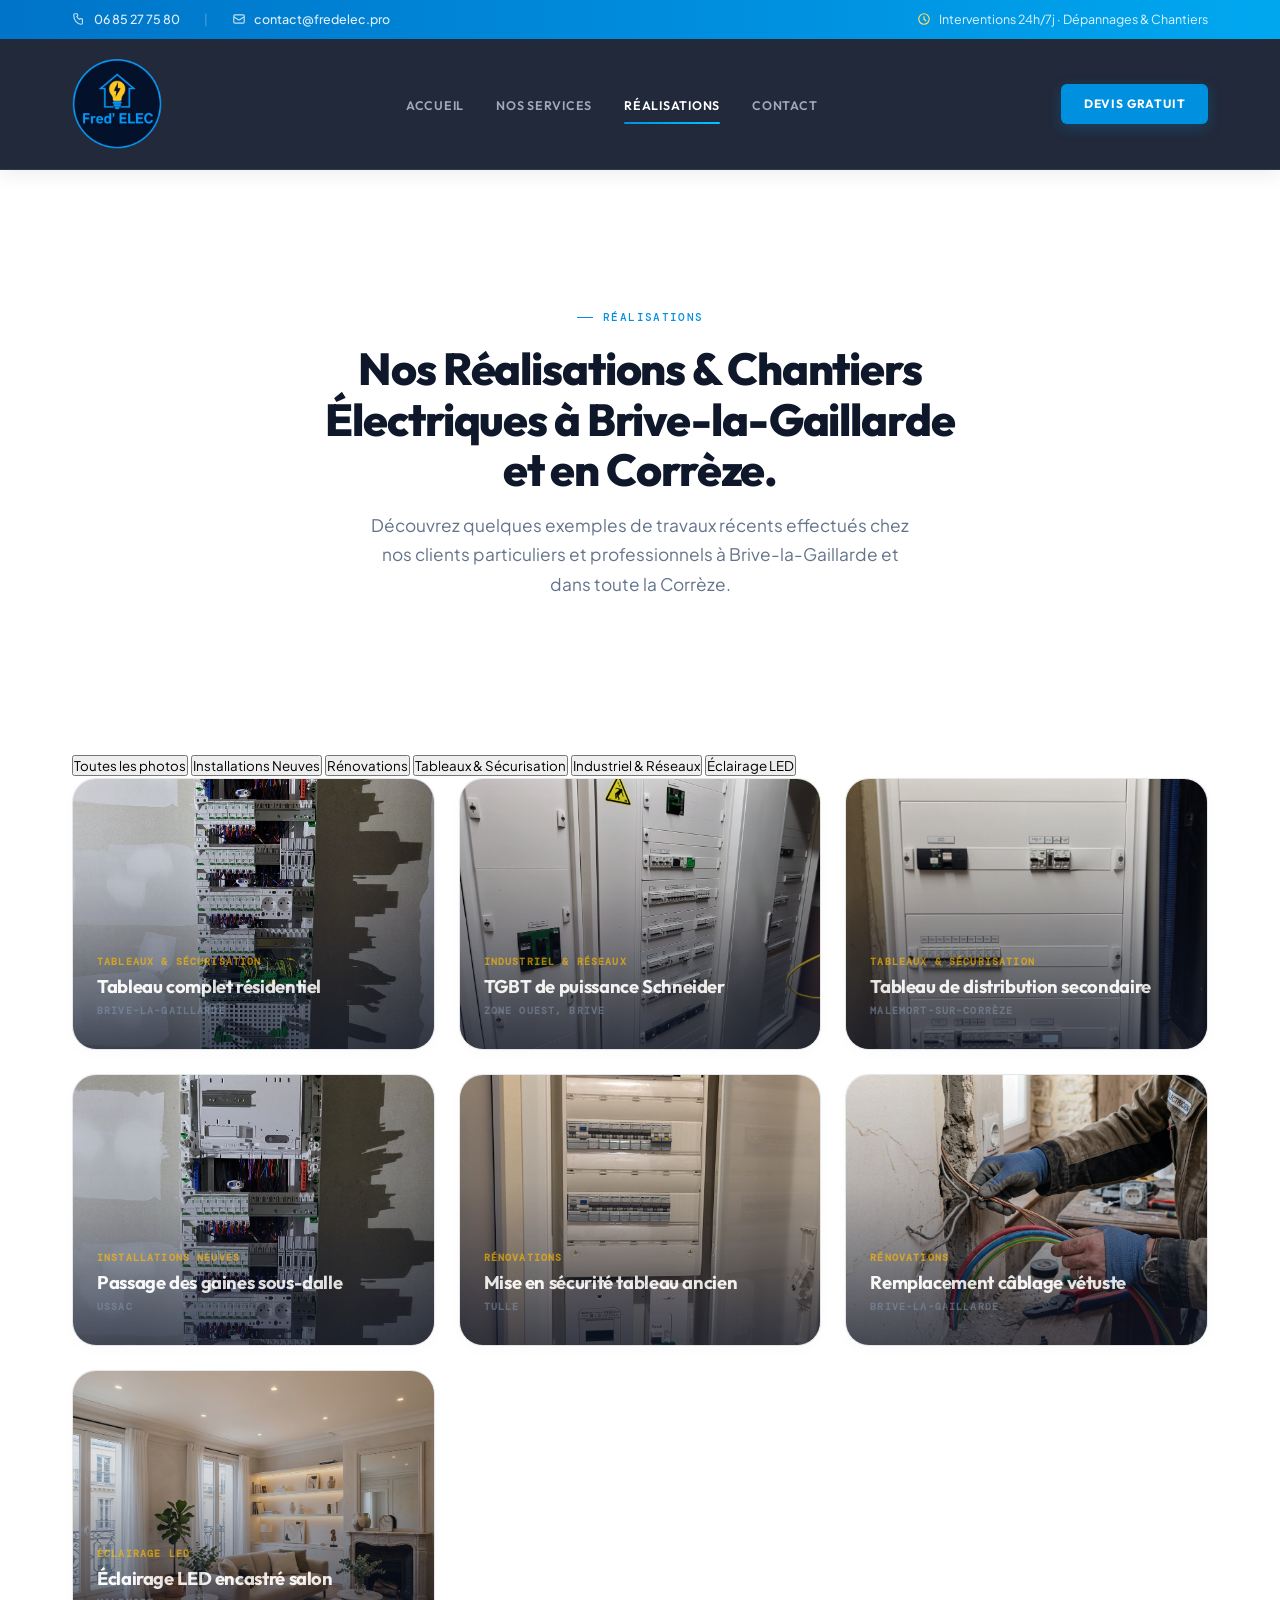
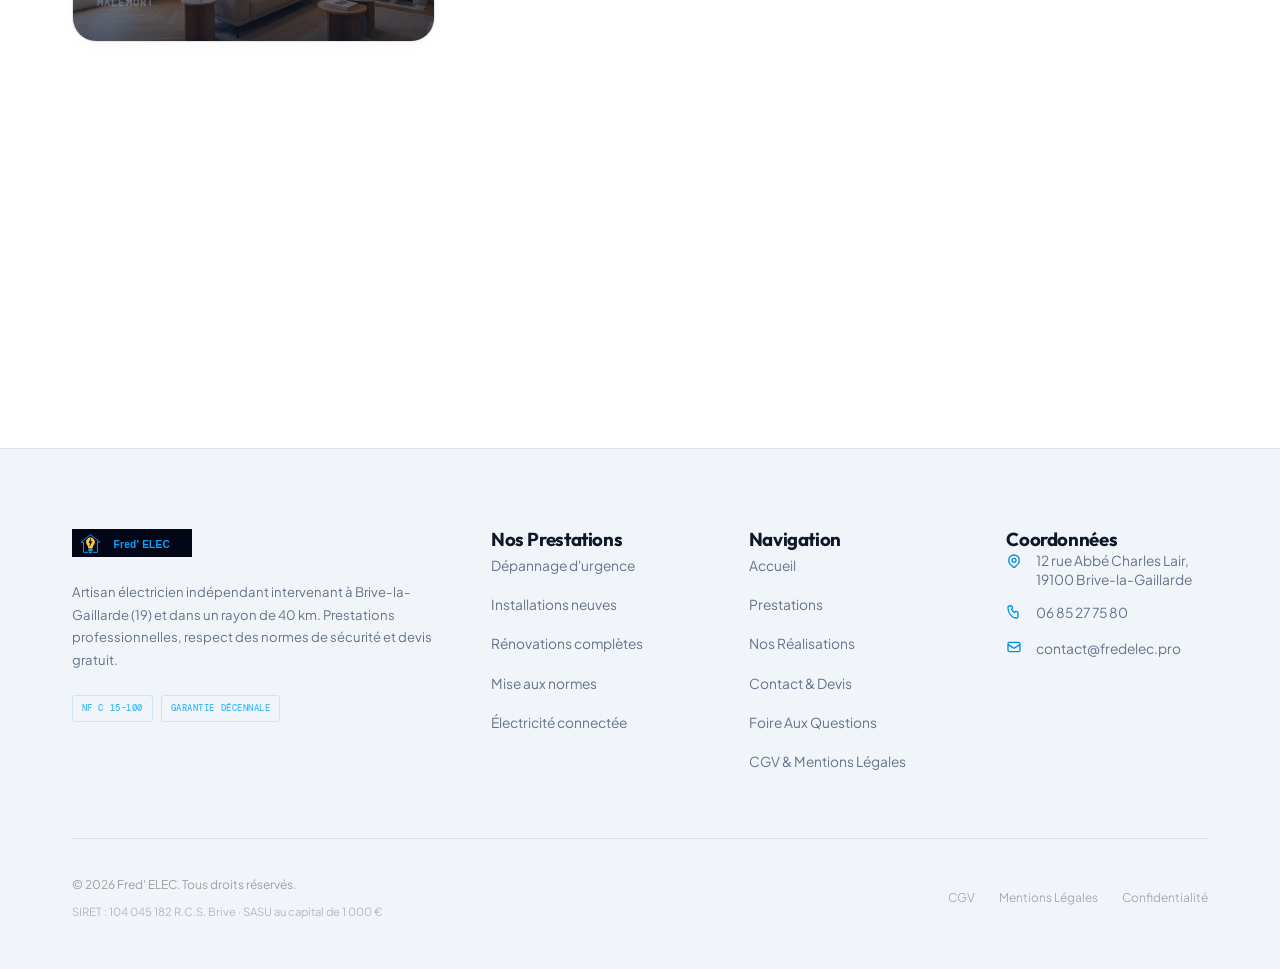
<file: realisations.html>
<!doctype html>
<html lang="fr">
  <head>
    <meta charset="UTF-8" />
    <meta name="viewport" content="width=device-width, initial-scale=1.0" />
    <title>Nos Réalisations — Fred' ELEC | Chantiers Électriques Brive</title>
    <meta
      name="description"
      content="Découvrez en images nos chantiers d'électricité générale à Brive-la-Gaillarde et ses alentours : tableaux électriques, installations neuves, rénovations."
    />
    <link rel="canonical" href="https://fredelec.pro/realisations.html" />

    <!-- Open Graph -->
    <meta
      property="og:title"
      content="Nos Réalisations — Fred' ELEC | Chantiers Électriques Brive"
    />
    <meta
      property="og:description"
      content="Découvrez en images nos chantiers d'électricité générale à Brive-la-Gaillarde et ses alentours : tableaux électriques, installations neuves, rénovations."
    />
    <meta property="og:image" content="assets/logo.png" />
    <meta property="og:type" content="website" />
    <meta name="robots" content="index, follow" />

    <!-- Favicons & App Icons -->
    <link rel="apple-touch-icon" sizes="57x57" href="/apple-icon-57x57.png" />
    <link rel="apple-touch-icon" sizes="60x60" href="/apple-icon-60x60.png" />
    <link rel="apple-touch-icon" sizes="72x72" href="/apple-icon-72x72.png" />
    <link rel="apple-touch-icon" sizes="76x76" href="/apple-icon-76x76.png" />
    <link
      rel="apple-touch-icon"
      sizes="114x114"
      href="/apple-icon-114x114.png"
    />
    <link
      rel="apple-touch-icon"
      sizes="120x120"
      href="/apple-icon-120x120.png"
    />
    <link
      rel="apple-touch-icon"
      sizes="144x144"
      href="/apple-icon-144x144.png"
    />
    <link
      rel="apple-touch-icon"
      sizes="152x152"
      href="/apple-icon-152x152.png"
    />
    <link
      rel="apple-touch-icon"
      sizes="180x180"
      href="/apple-icon-180x180.png"
    />
    <link
      rel="icon"
      type="image/png"
      sizes="192x192"
      href="/android-icon-192x192.png"
    />
    <link rel="icon" type="image/png" sizes="32x32" href="/favicon-32x32.png" />
    <link rel="icon" type="image/png" sizes="96x96" href="/favicon-96x96.png" />
    <link rel="icon" type="image/png" sizes="16x16" href="/favicon-16x16.png" />
    <link rel="manifest" href="/manifest.json" />
    <meta name="msapplication-TileColor" content="#ffffff" />
    <meta name="msapplication-TileImage" content="/ms-icon-144x144.png" />
    <meta name="theme-color" content="#ffffff" />

    <!-- Google Fonts -->
    <link rel="preconnect" href="https://fonts.googleapis.com" />
    <link rel="preconnect" href="https://fonts.gstatic.com" crossorigin />
    <link
      href="https://fonts.googleapis.com/css2?family=Outfit:wght@300;400;500;600;700;800&family=Plus+Jakarta+Sans:ital,wght@0,300;0,400;0,500;0,600;0,700;1,400&family=DM+Mono:wght@400;500&display=swap"
      rel="stylesheet"
    />

    <!-- Main Stylesheet -->
    <link rel="stylesheet" href="assets/style.css" />

    <!-- Speculation Rules for Prefetching -->
    <script type="speculationrules">
      {
        "prefetch": [
          {
            "source": "list",
            "urls": ["index.html", "services.html", "contact.html", "cgv.html"]
          }
        ]
      }
    </script>

    <script type="application/ld+json">
      {
        "@context": "https://schema.org",
        "@graph": [
          {
            "@type": "BreadcrumbList",
            "itemListElement": [
              {
                "@type": "ListItem",
                "position": 1,
                "name": "Accueil",
                "item": "https://fredelec.pro/"
              },
              {
                "@type": "ListItem",
                "position": 2,
                "name": "Réalisations",
                "item": "https://fredelec.pro/realisations.html"
              }
            ]
          },
          {
            "@type": "ElectricalContractor",
            "name": "Fred' ELEC",
            "url": "https://fredelec.pro",
            "logo": "https://fredelec.pro/assets/logo.png",
            "image": "https://fredelec.pro/assets/Maison_neuve.jpg",
            "description": "Artisan électricien à Brive-la-Gaillarde (19). Dépannage électrique 24h/7j, installations neuves, rénovations.",
            "telephone": "+33685277580",
            "email": "contact@fredelec.pro",
            "priceRange": "$$",
            "address": {
              "@type": "PostalAddress",
              "streetAddress": "12 rue Abbé Charles Lair",
              "addressLocality": "Brive-la-Gaillarde",
              "postalCode": "19100",
              "addressRegion": "Corrèze",
              "addressCountry": "FR"
            },
            "geo": {
              "@type": "GeoCoordinates",
              "latitude": 45.158,
              "longitude": 1.533
            },
            "openingHoursSpecification": {
              "@type": "OpeningHoursSpecification",
              "dayOfWeek": [
                "Monday",
                "Tuesday",
                "Wednesday",
                "Thursday",
                "Friday",
                "Saturday",
                "Sunday"
              ],
              "opens": "00:00",
              "closes": "23:59"
            },
            "areaServed": [
              {
                "@type": "AdministrativeArea",
                "name": "Brive-la-Gaillarde"
              },
              {
                "@type": "AdministrativeArea",
                "name": "Malemort"
              },
              {
                "@type": "AdministrativeArea",
                "name": "Ussac"
              },
              {
                "@type": "AdministrativeArea",
                "name": "Larche"
              },
              {
                "@type": "AdministrativeArea",
                "name": "Terrasson-Lavilledieu"
              }
            ],
            "sameAs": ["https://www.facebook.com/fredelec.brive"]
          }
        ]
      }
    </script>
  </head>
  <body class="antialiased">
    <!-- ════ TOP BAR ═════════════════════════════════════ -->
    <div class="top-info-bar">
      <div class="wrap top-info-inner">
        <div class="top-contacts">
          <a href="tel:0685277580" class="top-link">
            <svg
              class="icon"
              fill="none"
              viewBox="0 0 24 24"
              stroke="currentColor"
            >
              <path
                stroke-linecap="round"
                stroke-linejoin="round"
                stroke-width="2"
                d="M3 5a2 2 0 012-2h3.28a1 1 0 01.94.725l.548 2.2a1 1 0 01-.321.988l-1.305.98a10.582 10.582 0 004.872 4.872l.98-1.305a1 1 0 01.988-.321l2.2.548a1 1 0 01.725.94V19a2 2 0 01-2 2h-1C9.716 21 3 14.284 3 6V5z"
              />
            </svg>
            <span>06 85 27 75 80</span>
          </a>
          <span class="sep">|</span>
          <a href="mailto:contact@fredelec.pro" class="top-link">
            <svg
              class="icon"
              fill="none"
              viewBox="0 0 24 24"
              stroke="currentColor"
            >
              <path
                stroke-linecap="round"
                stroke-linejoin="round"
                stroke-width="2"
                d="M3 8l7.89 5.26a2 2 0 002.22 0L21 8M5 19h14a2 2 0 002-2V7a2 2 0 00-2-2H5a2 2 0 00-2 2v10a2 2 0 002 2z"
              />
            </svg>
            <span>contact@fredelec.pro</span>
          </a>
        </div>
        <div class="top-hours">
          <svg
            class="icon"
            fill="none"
            viewBox="0 0 24 24"
            stroke="currentColor"
          >
            <path
              stroke-linecap="round"
              stroke-linejoin="round"
              stroke-width="2"
              d="M12 8v4l3 3m6-3a9 9 0 11-18 0 9 9 0 0118 0z"
            />
          </svg>
          <span>Interventions 24h/7j · Dépannages & Chantiers</span>
        </div>
      </div>
    </div>

    <!-- ════ STICKY NAVIGATION ═══════════════════════════ -->
    <header class="site-header">
      <div class="wrap header-inner">
        <a href="index.html" class="nav-logo" aria-label="Fred' ELEC — Accueil">
          <img src="assets/logo.png" alt="Fred' ELEC" width="90" height="34" />
        </a>

        <nav class="nav-desktop" aria-label="Navigation principale">
          <ul class="nav-links" role="list">
            <li><a href="index.html">Accueil</a></li>
            <li><a href="services.html">Nos Services</a></li>
            <li><a href="realisations.html" class="active">Réalisations</a></li>
            <li><a href="contact.html">Contact</a></li>
          </ul>
        </nav>

        <div class="nav-actions">
          <a href="contact.html" class="btn-nav-cta">Devis Gratuit</a>
          <button
            class="nav-ham"
            aria-label="Ouvrir le menu"
            aria-expanded="false"
          >
            <span></span><span></span><span></span>
          </button>
        </div>
      </div>
    </header>

    <!-- ════ MOBILE NAVIGATION DRAWER ═════════════════════ -->
    <div class="mobile-drawer" id="mobileDrawer">
      <div class="drawer-inner">
        <div class="drawer-header">
          <img
            src="assets/dark_logo.svg"
            alt="Fred' ELEC"
            width="110"
            height="30"
          />
          <button class="drawer-close" aria-label="Fermer le menu">
            <svg
              width="24"
              height="24"
              fill="none"
              viewBox="0 0 24 24"
              stroke="currentColor"
              stroke-width="2"
            >
              <path
                stroke-linecap="round"
                stroke-linejoin="round"
                d="M6 18L18 6M6 6l12 12"
              />
            </svg>
          </button>
        </div>
        <ul class="drawer-links" role="list">
          <li><a href="index.html">Accueil</a></li>
          <li><a href="services.html">Nos Services</a></li>
          <li><a href="realisations.html" class="active">Réalisations</a></li>
          <li><a href="contact.html">Contact & Devis</a></li>
          <li><a href="cgv.html">CGV</a></li>
        </ul>
        <div class="drawer-footer">
          <a href="tel:0685277580" class="btn-drawer-phone">
            <svg
              width="18"
              height="18"
              fill="none"
              viewBox="0 0 24 24"
              stroke="currentColor"
              stroke-width="2"
            >
              <path
                stroke-linecap="round"
                stroke-linejoin="round"
                d="M3 5a2 2 0 012-2h3.28a1 1 0 01.94.725l.548 2.2a1 1 0 01-.321.988l-1.305.98a10.582 10.582 0 004.872 4.872l.98-1.305a1 1 0 01.988-.321l2.2.548a1 1 0 01.725.94V19a2 2 0 01-2 2h-1C9.716 21 3 14.284 3 6V5z"
              />
            </svg>
            06 85 27 75 80
          </a>
          <p class="drawer-meta">Brive-la-Gaillarde et 40 km alentour</p>
        </div>
      </div>
    </div>

    <!-- ════ PAGE INNER HEADER ═══════════════════════════ -->
    <section class="section-inner" style="padding-bottom: 0">
      <div class="wrap services-header-section reveal">
        <span class="eyebrow">Réalisations</span>
        <h1 class="h2">
          Nos Réalisations & Chantiers Électriques à Brive-la-Gaillarde et en
          Corrèze.
        </h1>
        <p class="lead-p" style="margin: 0 auto">
          Découvrez quelques exemples de travaux récents effectués chez nos
          clients particuliers et professionnels à Brive-la-Gaillarde et dans
          toute la Corrèze.
        </p>
      </div>
    </section>

    <!-- ════ PORTFOLIO GALLERY SECTION ═══════════════════ -->
    <section class="section">
      <div class="wrap">
        <!-- Filter bar -->
        <div class="filter-bar reveal">
          <button class="btn-filter active" data-filter="all">
            Toutes les photos
          </button>
          <button class="btn-filter" data-filter="neuve">
            Installations Neuves
          </button>
          <button class="btn-filter" data-filter="renovation">
            Rénovations
          </button>
          <button class="btn-filter" data-filter="tableaux">
            Tableaux &amp; Sécurisation
          </button>
          <button class="btn-filter" data-filter="reseaux">
            Industriel &amp; Réseaux
          </button>
          <button class="btn-filter" data-filter="led">Éclairage LED</button>
        </div>

        <!-- Gallery grid -->
        <div class="portfolio-grid stagger">
          <!-- Card 1: Tableau complet neuf -->
          <div class="portfolio-card-wrap" data-category="tableaux">
            <div class="portfolio-card">
              <img
                src="assets/Maison_neuve2.jpg"
                alt="Tableau électrique neuf — maison neuve à Brive-la-Gaillarde"
                loading="lazy"
              />
              <div class="portfolio-overlay">
                <span class="portfolio-cat">Tableaux &amp; Sécurisation</span>
                <h2 class="portfolio-title">Tableau complet résidentiel</h2>
                <span
                  class="portfolio-cat"
                  style="
                    color: var(--gray);
                    font-size: 0.6rem;
                    margin-top: 0.25rem;
                  "
                  >Brive-la-Gaillarde</span
                >
              </div>
            </div>
          </div>

          <!-- Card 2: TGBT industriel Schneider -->
          <div class="portfolio-card-wrap" data-category="reseaux">
            <div class="portfolio-card">
              <img
                src="assets/TGBT.jpg"
                alt="TGBT industriel Schneider installé en Corrèze"
                loading="lazy"
              />
              <div class="portfolio-overlay">
                <span class="portfolio-cat">Industriel &amp; Réseaux</span>
                <h2 class="portfolio-title">TGBT de puissance Schneider</h2>
                <span
                  class="portfolio-cat"
                  style="
                    color: var(--gray);
                    font-size: 0.6rem;
                    margin-top: 0.25rem;
                  "
                  >Zone Ouest, Brive</span
                >
              </div>
            </div>
          </div>

          <!-- Card 3: Tableau divisionnaire -->
          <div class="portfolio-card-wrap" data-category="tableaux">
            <div class="portfolio-card">
              <img
                src="assets/Divisionnaire.jpg"
                alt="Tableau divisionnaire de distribution professionnelle"
                loading="lazy"
              />
              <div class="portfolio-overlay">
                <span class="portfolio-cat">Tableaux &amp; Sécurisation</span>
                <h2 class="portfolio-title">
                  Tableau de distribution secondaire
                </h2>
                <span
                  class="portfolio-cat"
                  style="
                    color: var(--gray);
                    font-size: 0.6rem;
                    margin-top: 0.25rem;
                  "
                  >Malemort-sur-Corrèze</span
                >
              </div>
            </div>
          </div>

          <!-- Card 4: Gaines et câblage neuf -->
          <div class="portfolio-card-wrap" data-category="neuve">
            <div class="portfolio-card">
              <img
                src="assets/Maison_neuve.jpg"
                alt="Distribution des gaines et pieuvre électrique"
                loading="lazy"
              />
              <div class="portfolio-overlay">
                <span class="portfolio-cat">Installations Neuves</span>
                <h2 class="portfolio-title">Passage des gaines sous-dalle</h2>
                <span
                  class="portfolio-cat"
                  style="
                    color: var(--gray);
                    font-size: 0.6rem;
                    margin-top: 0.25rem;
                  "
                  >Ussac</span
                >
              </div>
            </div>
          </div>

          <!-- Card 5: Tableau en cours de rénovation -->
          <div class="portfolio-card-wrap" data-category="renovation">
            <div class="portfolio-card">
              <img
                src="assets/Réno.jpg"
                alt="Rénovation tableau électrique ancien"
                loading="lazy"
              />
              <div class="portfolio-overlay">
                <span class="portfolio-cat">Rénovations</span>
                <h2 class="portfolio-title">Mise en sécurité tableau ancien</h2>
                <span
                  class="portfolio-cat"
                  style="
                    color: var(--gray);
                    font-size: 0.6rem;
                    margin-top: 0.25rem;
                  "
                  >Tulle</span
                >
              </div>
            </div>
          </div>

          <!-- Card 6: Câblage rénovation -->
          <div class="portfolio-card-wrap" data-category="renovation">
            <div class="portfolio-card">
              <img
                src="assets/renovation_electricite.jpg"
                alt="Remplacement câblage électrique vétuste"
                loading="lazy"
              />
              <div class="portfolio-overlay">
                <span class="portfolio-cat">Rénovations</span>
                <h2 class="portfolio-title">Remplacement câblage vétuste</h2>
                <span
                  class="portfolio-cat"
                  style="
                    color: var(--gray);
                    font-size: 0.6rem;
                    margin-top: 0.25rem;
                  "
                  >Brive-la-Gaillarde</span
                >
              </div>
            </div>
          </div>

          <!-- Card 7: Éclairage LED -->
          <div class="portfolio-card-wrap" data-category="led">
            <div class="portfolio-card">
              <img
                src="assets/eclairage_led.jpg"
                alt="Installation éclairage LED intérieur"
                loading="lazy"
              />
              <div class="portfolio-overlay">
                <span class="portfolio-cat">Éclairage LED</span>
                <h2 class="portfolio-title">Éclairage LED encastré salon</h2>
                <span
                  class="portfolio-cat"
                  style="
                    color: var(--gray);
                    font-size: 0.6rem;
                    margin-top: 0.25rem;
                  "
                  >Malemort</span
                >
              </div>
            </div>
          </div>
        </div>
      </div>
    </section>

    <!-- ════ URGENCE CTA SECTION ═════════════════════════ -->
    <section class="section" aria-label="Contact urgence">
      <div class="wrap reveal">
        <div class="urg-cta-box">
          <div class="glow-blur glow-blue"></div>
          <div class="urg-info">
            <span class="eyebrow" style="color: var(--accent-yel)"
              >Projets &amp; Devis</span
            >
            <h2>Vous avez un projet similaire ?</h2>
            <p>
              Contactez-moi pour obtenir une étude gratuite et détaillée pour
              votre maison, appartement ou local professionnel.
            </p>
          </div>
          <a href="contact.html" class="urg-link-card">
            <span class="urg-lbl-top">Demander mon étude</span>
            <span
              class="urg-phone-num"
              style="font-size: 1.5rem; color: var(--accent-yel)"
              >Devis Gratuit</span
            >
            <span class="urg-lbl-bot">Réponse sous 24h</span>
          </a>
        </div>
      </div>
    </section>

    <!-- ════ FOOTER ══════════════════════════════════════ -->
    <footer class="site-footer" aria-label="Pied de page">
      <div class="wrap">
        <div class="footer-grid">
          <!-- Col 1: Brand Info -->
          <div class="footer-col brand-col">
            <div class="footer-logo">
              <a href="index.html" aria-label="Fred' ELEC — Accueil">
                <img
                  src="assets/dark_logo.svg"
                  alt="Fred' ELEC"
                  width="120"
                  height="32"
                />
              </a>
            </div>
            <p class="footer-tagline">
              Artisan électricien indépendant intervenant à Brive-la-Gaillarde
              (19) et dans un rayon de 40 km. Prestations professionnelles,
              respect des normes de sécurité et devis gratuit.
            </p>
            <div class="footer-badges">
              <span class="footer-badge-tag">NF C 15-100</span>
              <span class="footer-badge-tag">Garantie Décennale</span>
            </div>
          </div>

          <!-- Col 2: Services Quick Links -->
          <div class="footer-col">
            <h3>Nos Prestations</h3>
            <ul>
              <li><a href="services.html#depannage">Dépannage d'urgence</a></li>
              <li><a href="services.html#neuves">Installations neuves</a></li>
              <li>
                <a href="services.html#renovations">Rénovations complètes</a>
              </li>
              <li>
                <a href="services.html#mise-en-conformite">Mise aux normes</a>
              </li>
              <li>
                <a href="services.html#domotique">Électricité connectée</a>
              </li>
            </ul>
          </div>

          <!-- Col 3: Site Navigation -->
          <div class="footer-col">
            <h3>Navigation</h3>
            <ul>
              <li><a href="index.html">Accueil</a></li>
              <li><a href="services.html">Prestations</a></li>
              <li><a href="realisations.html">Nos Réalisations</a></li>
              <li><a href="contact.html">Contact &amp; Devis</a></li>
              <li><a href="contact.html#faq">Foire Aux Questions</a></li>
              <li><a href="cgv.html">CGV &amp; Mentions Légales</a></li>
            </ul>
          </div>

          <!-- Col 4: Coordinates -->
          <div class="footer-col">
            <h3>Coordonnées</h3>
            <ul class="footer-contact-list">
              <li class="contact-item">
                <svg
                  class="footer-icon"
                  fill="none"
                  viewBox="0 0 24 24"
                  stroke="currentColor"
                >
                  <path
                    stroke-linecap="round"
                    stroke-linejoin="round"
                    stroke-width="2"
                    d="M17.657 16.657L13.414 20.9a1.998 1.998 0 01-2.827 0l-4.244-4.243a8 8 0 1111.314 0z"
                  />
                  <path
                    stroke-linecap="round"
                    stroke-linejoin="round"
                    stroke-width="2"
                    d="M15 11a3 3 0 11-6 0 3 3 0 016 0z"
                  />
                </svg>
                <span
                  >12 rue Abbé Charles Lair,<br />19100 Brive-la-Gaillarde</span
                >
              </li>
              <li class="contact-item">
                <svg
                  class="footer-icon"
                  fill="none"
                  viewBox="0 0 24 24"
                  stroke="currentColor"
                >
                  <path
                    stroke-linecap="round"
                    stroke-linejoin="round"
                    stroke-width="2"
                    d="M3 5a2 2 0 012-2h3.28a1 1 0 01.94.725l.548 2.2a1 1 0 01-.321.988l-1.305.98a10.582 10.582 0 004.872 4.872l.98-1.305a1 1 0 01.988-.321l2.2.548a1 1 0 01.725.94V19a2 2 0 01-2 2h-1C9.716 21 3 14.284 3 6V5z"
                  />
                </svg>
                <a href="tel:0685277580" class="hover-glow">06 85 27 75 80</a>
              </li>
              <li class="contact-item">
                <svg
                  class="footer-icon"
                  fill="none"
                  viewBox="0 0 24 24"
                  stroke="currentColor"
                >
                  <path
                    stroke-linecap="round"
                    stroke-linejoin="round"
                    stroke-width="2"
                    d="M3 8l7.89 5.26a2 2 0 002.22 0L21 8M5 19h14a2 2 0 002-2V7a2 2 0 00-2-2H5a2 2 0 00-2 2v10a2 2 0 002 2z"
                  />
                </svg>
                <a href="mailto:contact@fredelec.pro" class="hover-glow"
                  >contact@fredelec.pro</a
                >
              </li>
            </ul>
          </div>
        </div>

        <!-- Footer Bottom -->
        <div class="footer-bottom">
          <div class="footer-meta">
            <span class="footer-copy"
              >© 2026 Fred' ELEC. Tous droits réservés.</span
            >
            <span class="footer-siret"
              >SIRET : 104 045 182 R.C.S. Brive · SASU au capital de 1 000
              €</span
            >
          </div>
          <nav class="footer-legal" aria-label="Liens juridiques">
            <a href="cgv.html">CGV</a>
            <a href="cgv.html#mentions">Mentions Légales</a>
            <a href="cgv.html#confidentialite">Confidentialité</a>
          </nav>
        </div>
      </div>
    </footer>

    <!-- ════ FLOATING CALL ACTION (Mobile) ═══════════════ -->
    <a href="tel:0685277580" class="ring-cta" aria-label="Appeler Fred' ELEC">
      <svg
        width="22"
        height="22"
        fill="none"
        viewBox="0 0 24 24"
        stroke="currentColor"
        stroke-width="2.5"
        aria-hidden="true"
      >
        <path
          stroke-linecap="round"
          stroke-linejoin="round"
          d="M22 16.92v3a2 2 0 01-2.18 2 19.79 19.79 0 01-8.63-3.07A19.5 19.5 0 013.07 10.8 19.79 19.79 0 01.37 2.18 2 2 0 012.34 0h3a2 2 0 012 1.72c.13.96.36 1.9.7 2.81a2 2 0 01-.45 2.11L6.91 7.91a16 16 0 006.18 6.18l1.28-1.28a2 2 0 012.11-.45c.9.34 1.85.57 2.81.7A2 2 0 0122 16.92z"
        />
      </svg>
    </a>

    <!-- Scripts -->
    <script src="assets/main.js" defer></script>
  </body>
</html>
</file>
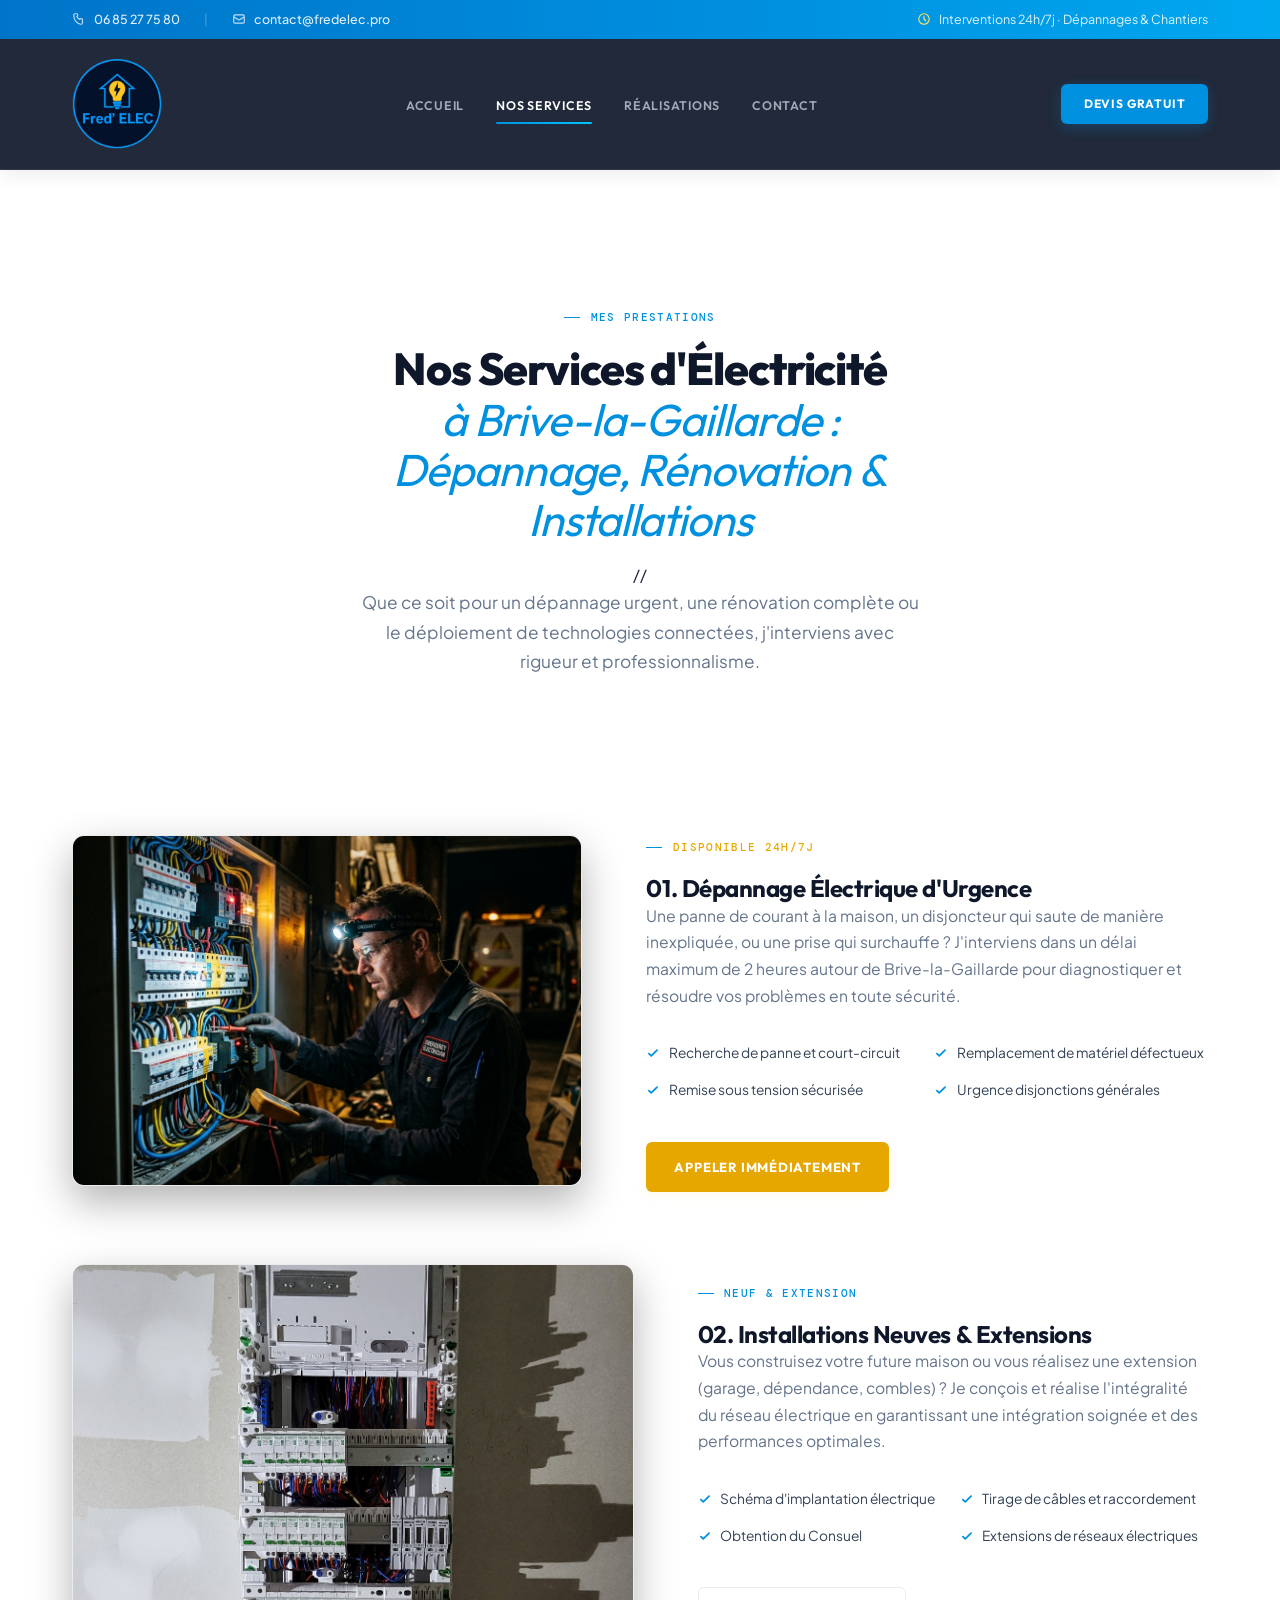
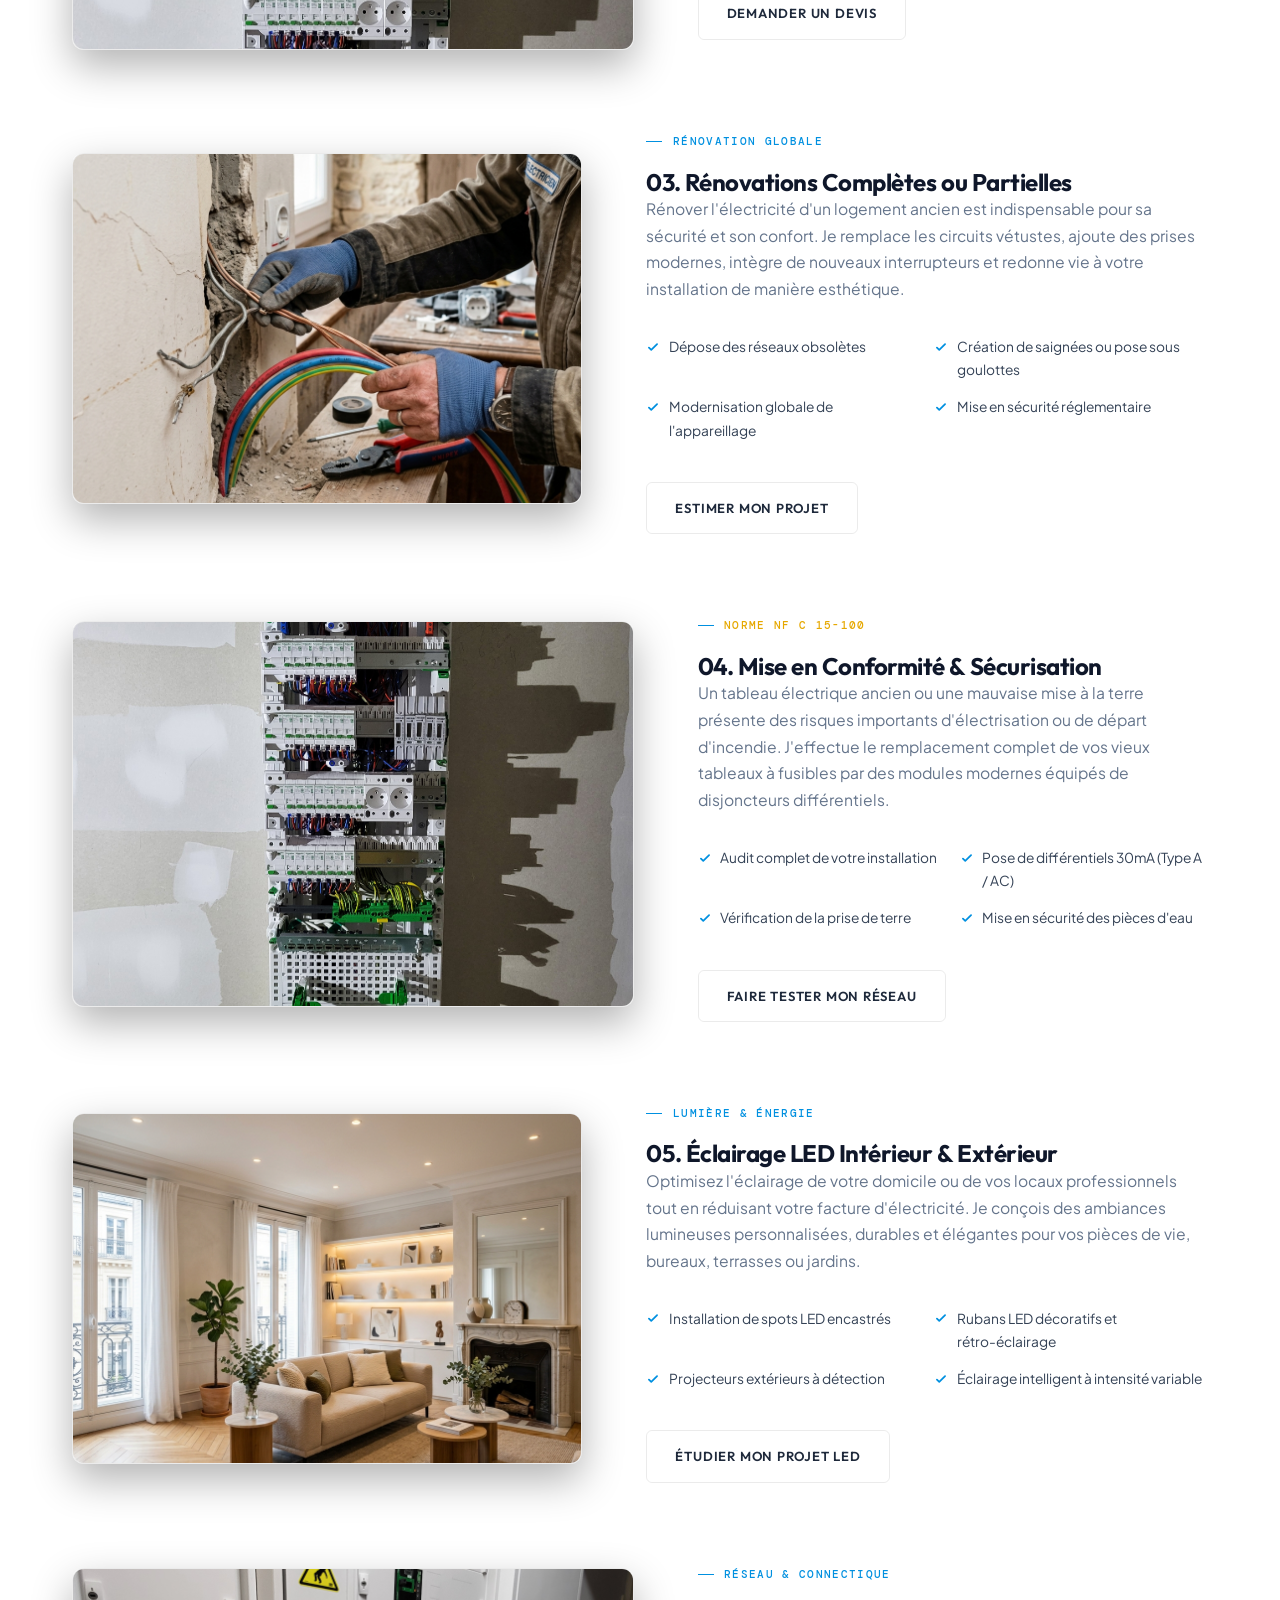
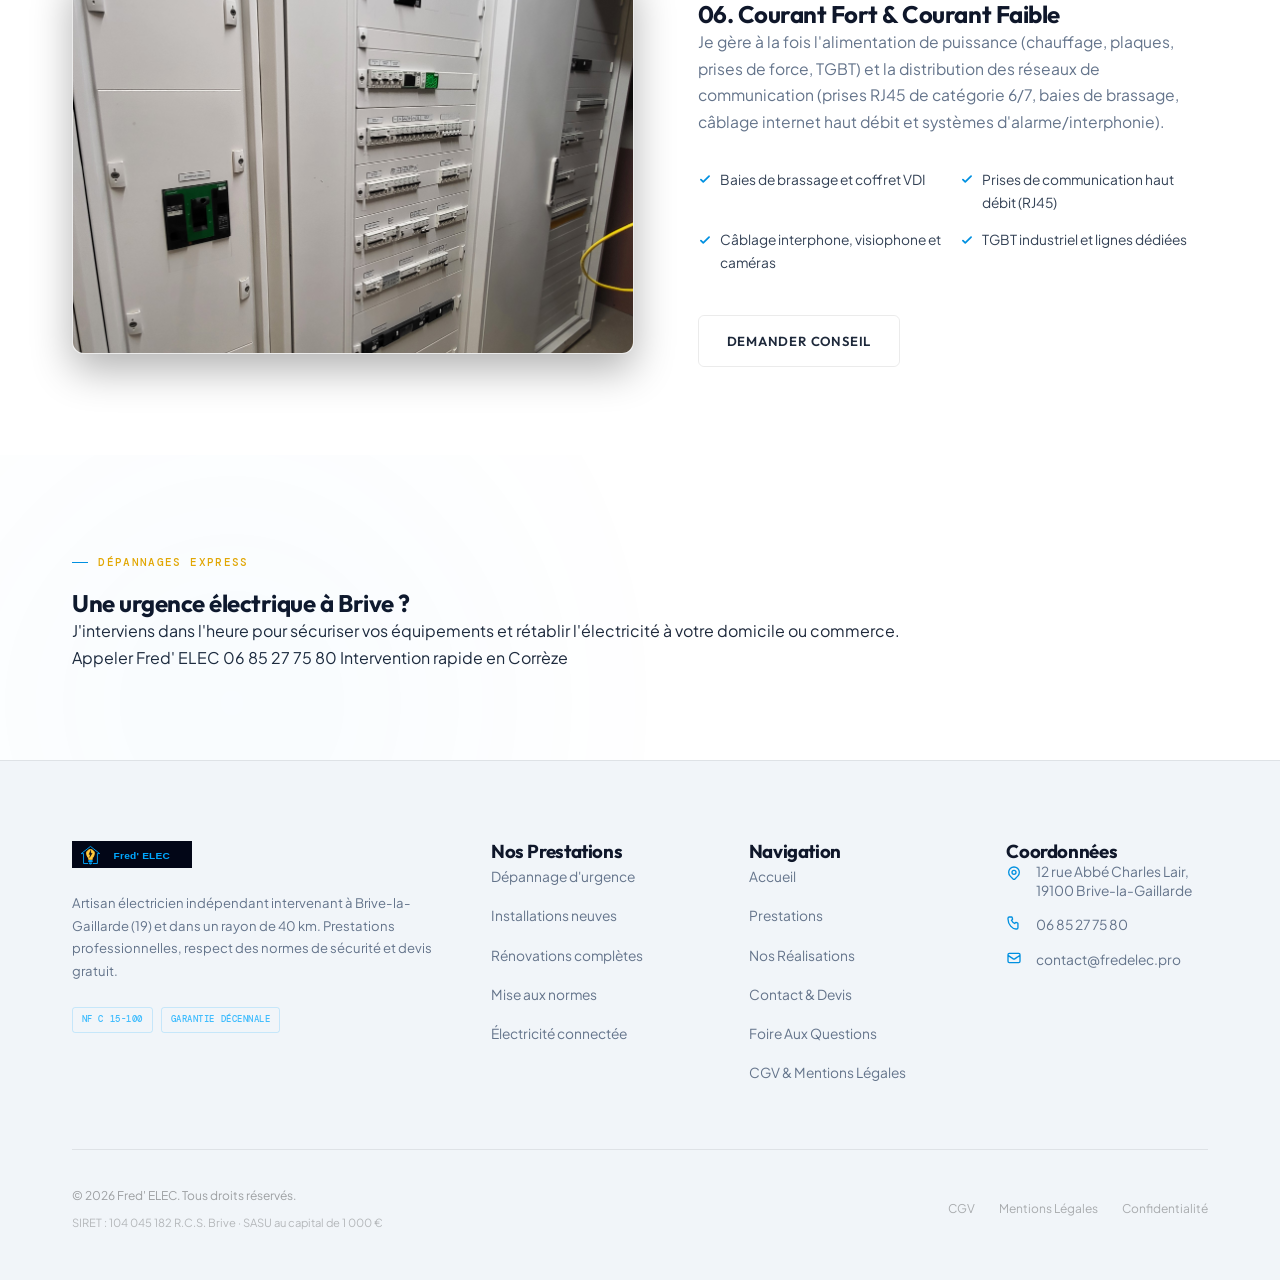
<file: services.html>
<!doctype html>
<html lang="fr">
  <head>
    <meta charset="UTF-8" />
    <meta name="viewport" content="width=device-width, initial-scale=1.0" />
    <title>
      Nos Services — Fred' ELEC | Dépannage, Installation & Rénovation
    </title>
    <meta
      name="description"
      content="Découvrez nos prestations électriques à Brive-la-Gaillarde : dépannage 24/7, mise en conformité, installations neuves, éclairage LED, courant faible."
    />
    <link rel="canonical" href="https://fredelec.pro/services.html" />

    <!-- Open Graph -->
    <meta
      property="og:title"
      content="Nos Services — Fred' ELEC | Dépannage, Installation & Rénovation"
    />
    <meta
      property="og:description"
      content="Découvrez nos prestations électriques à Brive-la-Gaillarde : dépannage 24/7, mise en conformité, installations neuves."
    />
    <meta property="og:image" content="assets/logo.png" />
    <meta property="og:type" content="website" />
    <meta name="robots" content="index, follow" />

    <!-- Favicons & App Icons -->
    <link rel="apple-touch-icon" sizes="57x57" href="/apple-icon-57x57.png" />
    <link rel="apple-touch-icon" sizes="60x60" href="/apple-icon-60x60.png" />
    <link rel="apple-touch-icon" sizes="72x72" href="/apple-icon-72x72.png" />
    <link rel="apple-touch-icon" sizes="76x76" href="/apple-icon-76x76.png" />
    <link
      rel="apple-touch-icon"
      sizes="114x114"
      href="/apple-icon-114x114.png"
    />
    <link
      rel="apple-touch-icon"
      sizes="120x120"
      href="/apple-icon-120x120.png"
    />
    <link
      rel="apple-touch-icon"
      sizes="144x144"
      href="/apple-icon-144x144.png"
    />
    <link
      rel="apple-touch-icon"
      sizes="152x152"
      href="/apple-icon-152x152.png"
    />
    <link
      rel="apple-touch-icon"
      sizes="180x180"
      href="/apple-icon-180x180.png"
    />
    <link
      rel="icon"
      type="image/png"
      sizes="192x192"
      href="/android-icon-192x192.png"
    />
    <link rel="icon" type="image/png" sizes="32x32" href="/favicon-32x32.png" />
    <link rel="icon" type="image/png" sizes="96x96" href="/favicon-96x96.png" />
    <link rel="icon" type="image/png" sizes="16x16" href="/favicon-16x16.png" />
    <link rel="manifest" href="/manifest.json" />
    <meta name="msapplication-TileColor" content="#ffffff" />
    <meta name="msapplication-TileImage" content="/ms-icon-144x144.png" />
    <meta name="theme-color" content="#ffffff" />

    <!-- Google Fonts -->
    <link rel="preconnect" href="https://fonts.googleapis.com" />
    <link rel="preconnect" href="https://fonts.gstatic.com" crossorigin />
    <link
      href="https://fonts.googleapis.com/css2?family=Outfit:wght@300;400;500;600;700;800&family=Plus+Jakarta+Sans:ital,wght@0,300;0,400;0,500;0,600;0,700;1,400&family=DM+Mono:wght@400;500&display=swap"
      rel="stylesheet"
    />

    <!-- Main Stylesheet -->
    <link rel="stylesheet" href="assets/style.css" />

    <!-- Speculation Rules for Prefetching -->
    <script type="speculationrules">
      {
        "prefetch": [
          {
            "source": "list",
            "urls": [
              "index.html",
              "realisations.html",
              "contact.html",
              "cgv.html"
            ]
          }
        ]
      }
    </script>
    <script type="application/ld+json">
      {
        "@context": "https://schema.org",
        "@graph": [
          {
            "@type": "BreadcrumbList",
            "itemListElement": [
              {
                "@type": "ListItem",
                "position": 1,
                "name": "Accueil",
                "item": "https://fredelec.pro/"
              },
              {
                "@type": "ListItem",
                "position": 2,
                "name": "Services",
                "item": "https://fredelec.pro/services.html"
              }
            ]
          },
          {
            "@type": "ElectricalContractor",
            "name": "Fred' ELEC",
            "url": "https://fredelec.pro",
            "logo": "https://fredelec.pro/assets/logo.png",
            "image": "https://fredelec.pro/assets/Maison_neuve.jpg",
            "description": "Artisan électricien à Brive-la-Gaillarde (19). Dépannage électrique 24h/7j, installations neuves, rénovations.",
            "telephone": "+33685277580",
            "email": "contact@fredelec.pro",
            "priceRange": "$$",
            "address": {
              "@type": "PostalAddress",
              "streetAddress": "12 rue Abbé Charles Lair",
              "addressLocality": "Brive-la-Gaillarde",
              "postalCode": "19100",
              "addressRegion": "Corrèze",
              "addressCountry": "FR"
            },
            "geo": {
              "@type": "GeoCoordinates",
              "latitude": 45.158,
              "longitude": 1.533
            },
            "openingHoursSpecification": {
              "@type": "OpeningHoursSpecification",
              "dayOfWeek": [
                "Monday",
                "Tuesday",
                "Wednesday",
                "Thursday",
                "Friday",
                "Saturday",
                "Sunday"
              ],
              "opens": "00:00",
              "closes": "23:59"
            },
            "areaServed": [
              {
                "@type": "AdministrativeArea",
                "name": "Brive-la-Gaillarde"
              },
              {
                "@type": "AdministrativeArea",
                "name": "Malemort"
              },
              {
                "@type": "AdministrativeArea",
                "name": "Ussac"
              },
              {
                "@type": "AdministrativeArea",
                "name": "Larche"
              },
              {
                "@type": "AdministrativeArea",
                "name": "Terrasson-Lavilledieu"
              }
            ],
            "sameAs": ["https://www.facebook.com/fredelec.brive"]
          }
        ]
      }
    </script>
  </head>
  <body class="antialiased">
    <!-- ════ TOP BAR ═════════════════════════════════════ -->
    <div class="top-info-bar">
      <div class="wrap top-info-inner">
        <div class="top-contacts">
          <a href="tel:0685277580" class="top-link">
            <svg
              class="icon"
              fill="none"
              viewBox="0 0 24 24"
              stroke="currentColor"
            >
              <path
                stroke-linecap="round"
                stroke-linejoin="round"
                stroke-width="2"
                d="M3 5a2 2 0 012-2h3.28a1 1 0 01.94.725l.548 2.2a1 1 0 01-.321.988l-1.305.98a10.582 10.582 0 004.872 4.872l.98-1.305a1 1 0 01.988-.321l2.2.548a1 1 0 01.725.94V19a2 2 0 01-2 2h-1C9.716 21 3 14.284 3 6V5z"
              />
            </svg>
            <span>06 85 27 75 80</span>
          </a>
          <span class="sep">|</span>
          <a href="mailto:contact@fredelec.pro" class="top-link">
            <svg
              class="icon"
              fill="none"
              viewBox="0 0 24 24"
              stroke="currentColor"
            >
              <path
                stroke-linecap="round"
                stroke-linejoin="round"
                stroke-width="2"
                d="M3 8l7.89 5.26a2 2 0 002.22 0L21 8M5 19h14a2 2 0 002-2V7a2 2 0 00-2-2H5a2 2 0 00-2 2v10a2 2 0 002 2z"
              />
            </svg>
            <span>contact@fredelec.pro</span>
          </a>
        </div>
        <div class="top-hours">
          <svg
            class="icon"
            fill="none"
            viewBox="0 0 24 24"
            stroke="currentColor"
          >
            <path
              stroke-linecap="round"
              stroke-linejoin="round"
              stroke-width="2"
              d="M12 8v4l3 3m6-3a9 9 0 11-18 0 9 9 0 0118 0z"
            />
          </svg>
          <span>Interventions 24h/7j · Dépannages & Chantiers</span>
        </div>
      </div>
    </div>

    <!-- ════ STICKY NAVIGATION ═══════════════════════════ -->
    <header class="site-header">
      <div class="wrap header-inner">
        <a href="index.html" class="nav-logo" aria-label="Fred' ELEC — Accueil">
          <img src="assets/logo.png" alt="Fred' ELEC" width="90" height="34" />
        </a>

        <nav class="nav-desktop" aria-label="Navigation principale">
          <ul class="nav-links" role="list">
            <li><a href="index.html">Accueil</a></li>
            <li><a href="services.html" class="active">Nos Services</a></li>
            <li><a href="realisations.html">Réalisations</a></li>
            <li><a href="contact.html">Contact</a></li>
          </ul>
        </nav>

        <div class="nav-actions">
          <a href="contact.html" class="btn-nav-cta">Devis Gratuit</a>
          <button
            class="nav-ham"
            aria-label="Ouvrir le menu"
            aria-expanded="false"
          >
            <span></span><span></span><span></span>
          </button>
        </div>
      </div>
    </header>

    <!-- ════ MOBILE NAVIGATION DRAWER ═════════════════════ -->
    <div class="mobile-drawer" id="mobileDrawer">
      <div class="drawer-inner">
        <div class="drawer-header">
          <img
            src="assets/dark_logo.svg"
            alt="Fred' ELEC"
            width="110"
            height="30"
          />
          <button class="drawer-close" aria-label="Fermer le menu">
            <svg
              width="24"
              height="24"
              fill="none"
              viewBox="0 0 24 24"
              stroke="currentColor"
              stroke-width="2"
            >
              <path
                stroke-linecap="round"
                stroke-linejoin="round"
                d="M6 18L18 6M6 6l12 12"
              />
            </svg>
          </button>
        </div>
        <ul class="drawer-links" role="list">
          <li><a href="index.html">Accueil</a></li>
          <li><a href="services.html" class="active">Nos Services</a></li>
          <li><a href="realisations.html">Réalisations</a></li>
          <li><a href="contact.html">Contact & Devis</a></li>
          <li><a href="cgv.html">CGV</a></li>
        </ul>
        <div class="drawer-footer">
          <a href="tel:0685277580" class="btn-drawer-phone">
            <svg
              width="18"
              height="18"
              fill="none"
              viewBox="0 0 24 24"
              stroke="currentColor"
              stroke-width="2"
            >
              <path
                stroke-linecap="round"
                stroke-linejoin="round"
                d="M3 5a2 2 0 012-2h3.28a1 1 0 01.94.725l.548 2.2a1 1 0 01-.321.988l-1.305.98a10.582 10.582 0 004.872 4.872l.98-1.305a1 1 0 01.988-.321l2.2.548a1 1 0 01.725.94V19a2 2 0 01-2 2h-1C9.716 21 3 14.284 3 6V5z"
              />
            </svg>
            06 85 27 75 80
          </a>
          <p class="drawer-meta">Brive-la-Gaillarde et 40 km alentour</p>
        </div>
      </div>
    </div>

    <!-- ════ PAGE INNER HEADER ═══════════════════════════ -->
    <section class="section-inner" style="padding-bottom: 0">
      <div class="wrap services-header-section reveal">
        <span class="eyebrow">Mes prestations</span>
        <h1 class="h2">
          Nos Services d'Électricité <br /><span
            class="text-blue italic font-normal"
            >à Brive-la-Gaillarde : Dépannage, Rénovation & Installations</span
          >
        </h1>

        //
        <p class="lead-p" style="margin: 0 auto">
          Que ce soit pour un dépannage urgent, une rénovation complète ou le
          déploiement de technologies connectées, j'interviens avec rigueur et
          professionnalisme.
        </p>
      </div>
    </section>

    <!-- ════ SERVICES DETAIL LIST ════════════════════════ -->
    <section class="section">
      <div class="wrap">
        <div class="services-grid-list">
          <!-- Service 1: Dépannage d'urgence -->
          <div class="service-detail-row reveal" id="depannage">
            <div class="service-detail-visual">
              <div class="service-visual-frame">
                <img
                  src="assets/urgence_depannage.jpg"
                  alt="Dépannage électrique d'urgence Brive-la-Gaillarde"
                  loading="lazy"
                />
              </div>
            </div>
            <div class="service-detail-text">
              <span class="eyebrow" style="color: var(--accent-yel)"
                >Disponible 24h/7j</span
              >
              <h2>01. Dépannage Électrique d'Urgence</h2>
              <p>
                Une panne de courant à la maison, un disjoncteur qui saute de
                manière inexpliquée, ou une prise qui surchauffe ? J'interviens
                dans un délai maximum de 2 heures autour de Brive-la-Gaillarde
                pour diagnostiquer et résoudre vos problèmes en toute sécurité.
              </p>
              <div class="service-sublist">
                <div class="service-sublist-item">
                  <svg
                    width="16"
                    height="16"
                    fill="none"
                    viewBox="0 0 24 24"
                    stroke="currentColor"
                    stroke-width="3"
                  >
                    <path
                      stroke-linecap="round"
                      stroke-linejoin="round"
                      d="M5 13l4 4L19 7"
                    />
                  </svg>
                  <span>Recherche de panne et court-circuit</span>
                </div>
                <div class="service-sublist-item">
                  <svg
                    width="16"
                    height="16"
                    fill="none"
                    viewBox="0 0 24 24"
                    stroke="currentColor"
                    stroke-width="3"
                  >
                    <path
                      stroke-linecap="round"
                      stroke-linejoin="round"
                      d="M5 13l4 4L19 7"
                    />
                  </svg>
                  <span>Remplacement de matériel défectueux</span>
                </div>
                <div class="service-sublist-item">
                  <svg
                    width="16"
                    height="16"
                    fill="none"
                    viewBox="0 0 24 24"
                    stroke="currentColor"
                    stroke-width="3"
                  >
                    <path
                      stroke-linecap="round"
                      stroke-linejoin="round"
                      d="M5 13l4 4L19 7"
                    />
                  </svg>
                  <span>Remise sous tension sécurisée</span>
                </div>
                <div class="service-sublist-item">
                  <svg
                    width="16"
                    height="16"
                    fill="none"
                    viewBox="0 0 24 24"
                    stroke="currentColor"
                    stroke-width="3"
                  >
                    <path
                      stroke-linecap="round"
                      stroke-linejoin="round"
                      d="M5 13l4 4L19 7"
                    />
                  </svg>
                  <span>Urgence disjonctions générales</span>
                </div>
              </div>
              <div style="margin-top: 2.5rem">
                <a href="tel:0685277580" class="btn-primary"
                  >Appeler immédiatement</a
                >
              </div>
            </div>
          </div>

          <!-- Service 2: Installations neuves & extensions -->
          <div class="service-detail-row reveal" id="neuves">
            <div class="service-detail-visual">
              <div class="service-visual-frame">
                <img
                  src="assets/Maison_neuve.jpg"
                  alt="Installation électrique neuve"
                  loading="lazy"
                />
              </div>
            </div>
            <div class="service-detail-text">
              <span class="eyebrow">Neuf &amp; Extension</span>
              <h2>02. Installations Neuves &amp; Extensions</h2>
              <p>
                Vous construisez votre future maison ou vous réalisez une
                extension (garage, dépendance, combles) ? Je conçois et réalise
                l'intégralité du réseau électrique en garantissant une
                intégration soignée et des performances optimales.
              </p>
              <div class="service-sublist">
                <div class="service-sublist-item">
                  <svg
                    width="16"
                    height="16"
                    fill="none"
                    viewBox="0 0 24 24"
                    stroke="currentColor"
                    stroke-width="3"
                  >
                    <path
                      stroke-linecap="round"
                      stroke-linejoin="round"
                      d="M5 13l4 4L19 7"
                    />
                  </svg>
                  <span>Schéma d'implantation électrique</span>
                </div>
                <div class="service-sublist-item">
                  <svg
                    width="16"
                    height="16"
                    fill="none"
                    viewBox="0 0 24 24"
                    stroke="currentColor"
                    stroke-width="3"
                  >
                    <path
                      stroke-linecap="round"
                      stroke-linejoin="round"
                      d="M5 13l4 4L19 7"
                    />
                  </svg>
                  <span>Tirage de câbles et raccordement</span>
                </div>
                <div class="service-sublist-item">
                  <svg
                    width="16"
                    height="16"
                    fill="none"
                    viewBox="0 0 24 24"
                    stroke="currentColor"
                    stroke-width="3"
                  >
                    <path
                      stroke-linecap="round"
                      stroke-linejoin="round"
                      d="M5 13l4 4L19 7"
                    />
                  </svg>
                  <span>Obtention du Consuel</span>
                </div>
                <div class="service-sublist-item">
                  <svg
                    width="16"
                    height="16"
                    fill="none"
                    viewBox="0 0 24 24"
                    stroke="currentColor"
                    stroke-width="3"
                  >
                    <path
                      stroke-linecap="round"
                      stroke-linejoin="round"
                      d="M5 13l4 4L19 7"
                    />
                  </svg>
                  <span>Extensions de réseaux électriques</span>
                </div>
              </div>
              <div style="margin-top: 2.5rem">
                <a href="contact.html?subject=Neuf" class="btn-outline"
                  >Demander un devis</a
                >
              </div>
            </div>
          </div>

          <!-- Service 3: Rénovations complètes ou partielles -->
          <div class="service-detail-row reveal" id="renovations">
            <div class="service-detail-visual">
              <div class="service-visual-frame">
                <img
                  src="assets/renovation_electricite.jpg"
                  alt="Rénovation électrique Brive"
                  loading="lazy"
                />
              </div>
            </div>
            <div class="service-detail-text">
              <span class="eyebrow">Rénovation globale</span>
              <h2>03. Rénovations Complètes ou Partielles</h2>
              <p>
                Rénover l'électricité d'un logement ancien est indispensable
                pour sa sécurité et son confort. Je remplace les circuits
                vétustes, ajoute des prises modernes, intègre de nouveaux
                interrupteurs et redonne vie à votre installation de manière
                esthétique.
              </p>
              <div class="service-sublist">
                <div class="service-sublist-item">
                  <svg
                    width="16"
                    height="16"
                    fill="none"
                    viewBox="0 0 24 24"
                    stroke="currentColor"
                    stroke-width="3"
                  >
                    <path
                      stroke-linecap="round"
                      stroke-linejoin="round"
                      d="M5 13l4 4L19 7"
                    />
                  </svg>
                  <span>Dépose des réseaux obsolètes</span>
                </div>
                <div class="service-sublist-item">
                  <svg
                    width="16"
                    height="16"
                    fill="none"
                    viewBox="0 0 24 24"
                    stroke="currentColor"
                    stroke-width="3"
                  >
                    <path
                      stroke-linecap="round"
                      stroke-linejoin="round"
                      d="M5 13l4 4L19 7"
                    />
                  </svg>
                  <span>Création de saignées ou pose sous goulottes</span>
                </div>
                <div class="service-sublist-item">
                  <svg
                    width="16"
                    height="16"
                    fill="none"
                    viewBox="0 0 24 24"
                    stroke="currentColor"
                    stroke-width="3"
                  >
                    <path
                      stroke-linecap="round"
                      stroke-linejoin="round"
                      d="M5 13l4 4L19 7"
                    />
                  </svg>
                  <span>Modernisation globale de l'appareillage</span>
                </div>
                <div class="service-sublist-item">
                  <svg
                    width="16"
                    height="16"
                    fill="none"
                    viewBox="0 0 24 24"
                    stroke="currentColor"
                    stroke-width="3"
                  >
                    <path
                      stroke-linecap="round"
                      stroke-linejoin="round"
                      d="M5 13l4 4L19 7"
                    />
                  </svg>
                  <span>Mise en sécurité réglementaire</span>
                </div>
              </div>
              <div style="margin-top: 2.5rem">
                <a href="contact.html?subject=Renovation" class="btn-outline"
                  >Estimer mon projet</a
                >
              </div>
            </div>
          </div>

          <!-- Service 4: Mise aux normes & conformité -->
          <div class="service-detail-row reveal" id="mise-en-conformite">
            <div class="service-detail-visual">
              <div class="service-visual-frame">
                <img
                  src="assets/Maison_neuve2.jpg"
                  alt="Remplacement tableau électrique"
                  loading="lazy"
                />
              </div>
            </div>
            <div class="service-detail-text">
              <span class="eyebrow" style="color: var(--accent-yel)"
                >Norme NF C 15-100</span
              >
              <h2>04. Mise en Conformité &amp; Sécurisation</h2>
              <p>
                Un tableau électrique ancien ou une mauvaise mise à la terre
                présente des risques importants d'électrisation ou de départ
                d'incendie. J'effectue le remplacement complet de vos vieux
                tableaux à fusibles par des modules modernes équipés de
                disjoncteurs différentiels.
              </p>
              <div class="service-sublist">
                <div class="service-sublist-item">
                  <svg
                    width="16"
                    height="16"
                    fill="none"
                    viewBox="0 0 24 24"
                    stroke="currentColor"
                    stroke-width="3"
                  >
                    <path
                      stroke-linecap="round"
                      stroke-linejoin="round"
                      d="M5 13l4 4L19 7"
                    />
                  </svg>
                  <span>Audit complet de votre installation</span>
                </div>
                <div class="service-sublist-item">
                  <svg
                    width="16"
                    height="16"
                    fill="none"
                    viewBox="0 0 24 24"
                    stroke="currentColor"
                    stroke-width="3"
                  >
                    <path
                      stroke-linecap="round"
                      stroke-linejoin="round"
                      d="M5 13l4 4L19 7"
                    />
                  </svg>
                  <span>Pose de différentiels 30mA (Type A / AC)</span>
                </div>
                <div class="service-sublist-item">
                  <svg
                    width="16"
                    height="16"
                    fill="none"
                    viewBox="0 0 24 24"
                    stroke="currentColor"
                    stroke-width="3"
                  >
                    <path
                      stroke-linecap="round"
                      stroke-linejoin="round"
                      d="M5 13l4 4L19 7"
                    />
                  </svg>
                  <span>Vérification de la prise de terre</span>
                </div>
                <div class="service-sublist-item">
                  <svg
                    width="16"
                    height="16"
                    fill="none"
                    viewBox="0 0 24 24"
                    stroke="currentColor"
                    stroke-width="3"
                  >
                    <path
                      stroke-linecap="round"
                      stroke-linejoin="round"
                      d="M5 13l4 4L19 7"
                    />
                  </svg>
                  <span>Mise en sécurité des pièces d'eau</span>
                </div>
              </div>
              <div style="margin-top: 2.5rem">
                <a href="contact.html?subject=Conformite" class="btn-outline"
                  >Faire tester mon réseau</a
                >
              </div>
            </div>
          </div>

          <!-- Service 5: Éclairage LED -->
          <div class="service-detail-row reveal" id="eclairage">
            <div class="service-detail-visual">
              <div class="service-visual-frame">
                <img
                  src="assets/eclairage_led.jpg"
                  alt="Éclairage LED salon intérieur moderne"
                  loading="lazy"
                />
              </div>
            </div>
            <div class="service-detail-text">
              <span class="eyebrow">Lumière &amp; Énergie</span>
              <h2>05. Éclairage LED Intérieur &amp; Extérieur</h2>
              <p>
                Optimisez l'éclairage de votre domicile ou de vos locaux
                professionnels tout en réduisant votre facture d'électricité. Je
                conçois des ambiances lumineuses personnalisées, durables et
                élégantes pour vos pièces de vie, bureaux, terrasses ou jardins.
              </p>
              <div class="service-sublist">
                <div class="service-sublist-item">
                  <svg
                    width="16"
                    height="16"
                    fill="none"
                    viewBox="0 0 24 24"
                    stroke="currentColor"
                    stroke-width="3"
                  >
                    <path
                      stroke-linecap="round"
                      stroke-linejoin="round"
                      d="M5 13l4 4L19 7"
                    />
                  </svg>
                  <span>Installation de spots LED encastrés</span>
                </div>
                <div class="service-sublist-item">
                  <svg
                    width="16"
                    height="16"
                    fill="none"
                    viewBox="0 0 24 24"
                    stroke="currentColor"
                    stroke-width="3"
                  >
                    <path
                      stroke-linecap="round"
                      stroke-linejoin="round"
                      d="M5 13l4 4L19 7"
                    />
                  </svg>
                  <span>Rubans LED décoratifs et rétro-éclairage</span>
                </div>
                <div class="service-sublist-item">
                  <svg
                    width="16"
                    height="16"
                    fill="none"
                    viewBox="0 0 24 24"
                    stroke="currentColor"
                    stroke-width="3"
                  >
                    <path
                      stroke-linecap="round"
                      stroke-linejoin="round"
                      d="M5 13l4 4L19 7"
                    />
                  </svg>
                  <span>Projecteurs extérieurs à détection</span>
                </div>
                <div class="service-sublist-item">
                  <svg
                    width="16"
                    height="16"
                    fill="none"
                    viewBox="0 0 24 24"
                    stroke="currentColor"
                    stroke-width="3"
                  >
                    <path
                      stroke-linecap="round"
                      stroke-linejoin="round"
                      d="M5 13l4 4L19 7"
                    />
                  </svg>
                  <span>Éclairage intelligent à intensité variable</span>
                </div>
              </div>
              <div style="margin-top: 2.5rem">
                <a href="contact.html?subject=Eclairage" class="btn-outline"
                  >Étudier mon projet LED</a
                >
              </div>
            </div>
          </div>

          <!-- Service 6: Courant Fort / Courant Faible -->
          <div class="service-detail-row reveal" id="reseaux">
            <div class="service-detail-visual">
              <div class="service-visual-frame">
                <img
                  src="assets/TGBT.jpg"
                  alt="Tableau de communication réseau"
                  loading="lazy"
                />
              </div>
            </div>
            <div class="service-detail-text">
              <span class="eyebrow">Réseau &amp; Connectique</span>
              <h2>06. Courant Fort &amp; Courant Faible</h2>
              <p>
                Je gère à la fois l'alimentation de puissance (chauffage,
                plaques, prises de force, TGBT) et la distribution des réseaux
                de communication (prises RJ45 de catégorie 6/7, baies de
                brassage, câblage internet haut débit et systèmes
                d'alarme/interphonie).
              </p>
              <div class="service-sublist">
                <div class="service-sublist-item">
                  <svg
                    width="16"
                    height="16"
                    fill="none"
                    viewBox="0 0 24 24"
                    stroke="currentColor"
                    stroke-width="3"
                  >
                    <path
                      stroke-linecap="round"
                      stroke-linejoin="round"
                      d="M5 13l4 4L19 7"
                    />
                  </svg>
                  <span>Baies de brassage et coffret VDI</span>
                </div>
                <div class="service-sublist-item">
                  <svg
                    width="16"
                    height="16"
                    fill="none"
                    viewBox="0 0 24 24"
                    stroke="currentColor"
                    stroke-width="3"
                  >
                    <path
                      stroke-linecap="round"
                      stroke-linejoin="round"
                      d="M5 13l4 4L19 7"
                    />
                  </svg>
                  <span>Prises de communication haut débit (RJ45)</span>
                </div>
                <div class="service-sublist-item">
                  <svg
                    width="16"
                    height="16"
                    fill="none"
                    viewBox="0 0 24 24"
                    stroke="currentColor"
                    stroke-width="3"
                  >
                    <path
                      stroke-linecap="round"
                      stroke-linejoin="round"
                      d="M5 13l4 4L19 7"
                    />
                  </svg>
                  <span>Câblage interphone, visiophone et caméras</span>
                </div>
                <div class="service-sublist-item">
                  <svg
                    width="16"
                    height="16"
                    fill="none"
                    viewBox="0 0 24 24"
                    stroke="currentColor"
                    stroke-width="3"
                  >
                    <path
                      stroke-linecap="round"
                      stroke-linejoin="round"
                      d="M5 13l4 4L19 7"
                    />
                  </svg>
                  <span>TGBT industriel et lignes dédiées</span>
                </div>
              </div>
              <div style="margin-top: 2.5rem">
                <a href="contact.html?subject=VDI" class="btn-outline"
                  >Demander conseil</a
                >
              </div>
            </div>
          </div>
        </div>
      </div>
    </section>

    <!-- ════ URGENCE CTA SECTION ═════════════════════════ -->
    <section class="section" aria-label="Contact urgence">
      <div class="wrap reveal">
        <div class="urg-cta-box">
          <div class="glow-blur glow-blue"></div>
          <div class="urg-info">
            <span class="eyebrow" style="color: var(--accent-yel)"
              >Dépannages express</span
            >
            <h2>Une urgence électrique à Brive ?</h2>
            <p>
              J'interviens dans l'heure pour sécuriser vos équipements et
              rétablir l'électricité à votre domicile ou commerce.
            </p>
          </div>
          <a href="tel:0685277580" class="urg-link-card">
            <span class="urg-lbl-top">Appeler Fred' ELEC</span>
            <span class="urg-phone-num">06 85 27 75 80</span>
            <span class="urg-lbl-bot">Intervention rapide en Corrèze</span>
          </a>
        </div>
      </div>
    </section>

    <!-- ════ FOOTER ══════════════════════════════════════ -->
    <footer class="site-footer" aria-label="Pied de page">
      <div class="wrap">
        <div class="footer-grid">
          <!-- Col 1: Brand Info -->
          <div class="footer-col brand-col">
            <div class="footer-logo">
              <a href="index.html" aria-label="Fred' ELEC — Accueil">
                <img
                  src="assets/dark_logo.svg"
                  alt="Fred' ELEC"
                  width="120"
                  height="32"
                />
              </a>
            </div>
            <p class="footer-tagline">
              Artisan électricien indépendant intervenant à Brive-la-Gaillarde
              (19) et dans un rayon de 40 km. Prestations professionnelles,
              respect des normes de sécurité et devis gratuit.
            </p>
            <div class="footer-badges">
              <span class="footer-badge-tag">NF C 15-100</span>
              <span class="footer-badge-tag">Garantie Décennale</span>
            </div>
          </div>

          <!-- Col 2: Services Quick Links -->
          <div class="footer-col">
            <h3>Nos Prestations</h3>
            <ul>
              <li><a href="services.html#depannage">Dépannage d'urgence</a></li>
              <li><a href="services.html#neuves">Installations neuves</a></li>
              <li>
                <a href="services.html#renovations">Rénovations complètes</a>
              </li>
              <li>
                <a href="services.html#mise-en-conformite">Mise aux normes</a>
              </li>
              <li>
                <a href="services.html#domotique">Électricité connectée</a>
              </li>
            </ul>
          </div>

          <!-- Col 3: Site Navigation -->
          <div class="footer-col">
            <h3>Navigation</h3>
            <ul>
              <li><a href="index.html">Accueil</a></li>
              <li><a href="services.html">Prestations</a></li>
              <li><a href="realisations.html">Nos Réalisations</a></li>
              <li><a href="contact.html">Contact &amp; Devis</a></li>
              <li><a href="contact.html#faq">Foire Aux Questions</a></li>
              <li><a href="cgv.html">CGV &amp; Mentions Légales</a></li>
            </ul>
          </div>

          <!-- Col 4: Coordinates -->
          <div class="footer-col">
            <h3>Coordonnées</h3>
            <ul class="footer-contact-list">
              <li class="contact-item">
                <svg
                  class="footer-icon"
                  fill="none"
                  viewBox="0 0 24 24"
                  stroke="currentColor"
                >
                  <path
                    stroke-linecap="round"
                    stroke-linejoin="round"
                    stroke-width="2"
                    d="M17.657 16.657L13.414 20.9a1.998 1.998 0 01-2.827 0l-4.244-4.243a8 8 0 1111.314 0z"
                  />
                  <path
                    stroke-linecap="round"
                    stroke-linejoin="round"
                    stroke-width="2"
                    d="M15 11a3 3 0 11-6 0 3 3 0 016 0z"
                  />
                </svg>
                <span
                  >12 rue Abbé Charles Lair,<br />19100 Brive-la-Gaillarde</span
                >
              </li>
              <li class="contact-item">
                <svg
                  class="footer-icon"
                  fill="none"
                  viewBox="0 0 24 24"
                  stroke="currentColor"
                >
                  <path
                    stroke-linecap="round"
                    stroke-linejoin="round"
                    stroke-width="2"
                    d="M3 5a2 2 0 012-2h3.28a1 1 0 01.94.725l.548 2.2a1 1 0 01-.321.988l-1.305.98a10.582 10.582 0 004.872 4.872l.98-1.305a1 1 0 01.988-.321l2.2.548a1 1 0 01.725.94V19a2 2 0 01-2 2h-1C9.716 21 3 14.284 3 6V5z"
                  />
                </svg>
                <a href="tel:0685277580" class="hover-glow">06 85 27 75 80</a>
              </li>
              <li class="contact-item">
                <svg
                  class="footer-icon"
                  fill="none"
                  viewBox="0 0 24 24"
                  stroke="currentColor"
                >
                  <path
                    stroke-linecap="round"
                    stroke-linejoin="round"
                    stroke-width="2"
                    d="M3 8l7.89 5.26a2 2 0 002.22 0L21 8M5 19h14a2 2 0 002-2V7a2 2 0 00-2-2H5a2 2 0 00-2 2v10a2 2 0 002 2z"
                  />
                </svg>
                <a href="mailto:contact@fredelec.pro" class="hover-glow"
                  >contact@fredelec.pro</a
                >
              </li>
            </ul>
          </div>
        </div>

        <!-- Footer Bottom -->
        <div class="footer-bottom">
          <div class="footer-meta">
            <span class="footer-copy"
              >© 2026 Fred' ELEC. Tous droits réservés.</span
            >
            <span class="footer-siret"
              >SIRET : 104 045 182 R.C.S. Brive · SASU au capital de 1 000
              €</span
            >
          </div>
          <nav class="footer-legal" aria-label="Liens juridiques">
            <a href="cgv.html">CGV</a>
            <a href="cgv.html#mentions">Mentions Légales</a>
            <a href="cgv.html#confidentialite">Confidentialité</a>
          </nav>
        </div>
      </div>
    </footer>

    <!-- ════ FLOATING CALL ACTION (Mobile) ═══════════════ -->
    <a href="tel:0685277580" class="ring-cta" aria-label="Appeler Fred' ELEC">
      <svg
        width="22"
        height="22"
        fill="none"
        viewBox="0 0 24 24"
        stroke="currentColor"
        stroke-width="2.5"
        aria-hidden="true"
      >
        <path
          stroke-linecap="round"
          stroke-linejoin="round"
          d="M22 16.92v3a2 2 0 01-2.18 2 19.79 19.79 0 01-8.63-3.07A19.5 19.5 0 013.07 10.8 19.79 19.79 0 01.37 2.18 2 2 0 012.34 0h3a2 2 0 012 1.72c.13.96.36 1.9.7 2.81a2 2 0 01-.45 2.11L6.91 7.91a16 16 0 006.18 6.18l1.28-1.28a2 2 0 012.11-.45c.9.34 1.85.57 2.81.7A2 2 0 0122 16.92z"
        />
      </svg>
    </a>

    <!-- Scripts -->
    <script src="assets/main.js" defer></script>
  </body>
</html>
</file>
<file: assets/style.css>
/* ══════════════════════════════════════════════════════════
   FRED' ELEC — Design System & Custom Stylesheet
   Direction: Premium Tech-Artisan Editorial
   Display: Outfit | Body: Plus Jakarta Sans | Mono: DM Mono
   Colors: White (#ffffff) | Electric Blue (#00A8FF) | Yellow (#FFC93C)
   ══════════════════════════════════════════════════════════ */

:root {
  --bg:          #ffffff; /* Pure White Background */
  --surface:     #f8fafc; /* Light Surface Card */
  --surface-alt: #f1f5f9; /* Alternating Surface */
  --accent-blue: #0090e0; /* Electric Blue (slightly deeper for light bg) */
  --accent-yel:  #e6a800; /* Electric Yellow (deeper for contrast) */
  --white:       #1e293b; /* Main text — dark slate */
  --gray:        #64748b; /* Muted text */
  --dark:        #0f172a; /* Slate 900 */
  --border:      rgba(0,0,0,0.08);
  --border-glow: rgba(0, 144, 224, 0.28);
  
  --display:     'Outfit', sans-serif;
  --body:        'Plus Jakarta Sans', sans-serif;
  --mono:        'DM Mono', monospace;

  --r: 6px;
  --r-lg: 12px;
  --r-xl: 18px;
  --max: 1200px;
  --transition: color 0.25s ease, background-color 0.25s ease, border-color 0.25s ease, transform 0.3s cubic-bezier(0.16, 1, 0.3, 1), box-shadow 0.3s ease, opacity 0.3s ease, filter 0.25s ease;
}

/* ── Reset & Core ───────────────────────────────────── */
*, *::before, *::after { box-sizing: border-box; margin: 0; padding: 0; }
html { scroll-behavior: smooth; }
body {
  background: var(--bg);
  color: var(--white);
  font-family: var(--body);
  font-size: 16px;
  line-height: 1.7;
  -webkit-font-smoothing: antialiased;
  overflow-x: hidden;
  position: relative;
  color-scheme: light;
}

/* Base link states */
a { text-decoration: none; color: inherit; transition: var(--transition); }
button { font-family: inherit; transition: var(--transition); }
img { max-width: 100%; height: auto; display: block; }
ul, ol { list-style: none; }

/* ── Layout & Wrapper ───────────────────────────────── */
.wrap { max-width: var(--max); margin: 0 auto; padding: 0 2rem; }
.section { padding: 5.5rem 0; position: relative; overflow: hidden; }
.section-inner { padding: 8rem 0 0; }
.sr-only { position: absolute; width: 1px; height: 1px; overflow: hidden; clip: rect(0,0,0,0); }
.rule { border: none; height: 1px; background: var(--border); margin: 0; }

/* Subtle Glow Accents */
.glow-blur {
  position: absolute; pointer-events: none; border-radius: 50%;
  filter: blur(160px); opacity: 0.09; z-index: 0;
}
.glow-blue { width: 320px; height: 320px; background: var(--accent-blue); }
.glow-yellow { width: 280px; height: 280px; background: var(--accent-yel); }

/* Grid overlay background */
.grid-bg {
  position: absolute; inset: 0; pointer-events: none; z-index: 0;
  background:
    linear-gradient(to bottom, var(--bg) 0%, transparent 18%, transparent 82%, var(--bg) 100%),
    repeating-linear-gradient(0deg, transparent, transparent 79px, rgba(255,255,255,.007) 80px),
    repeating-linear-gradient(90deg, transparent, transparent 79px, rgba(255,255,255,.007) 80px);
}

/* ── Typography ─────────────────────────────────────── */
h1, h2, h3, h4, h5, h6 {
  font-family: var(--display);
  font-weight: 700;
  color: #0f172a;
  line-height: 1.15;
  letter-spacing: -0.02em;
}

.text-yellow { color: var(--accent-yel) !important; }
.text-blue { color: var(--accent-blue) !important; }
.italic { font-style: italic; }
.font-normal { font-weight: 400; }

.eyebrow {
  font-family: var(--mono);
  font-size: 0.7rem;
  font-weight: 500;
  color: var(--accent-blue);
  letter-spacing: 0.12em;
  text-transform: uppercase;
  display: inline-flex;
  align-items: center;
  gap: 0.65rem;
  margin-bottom: 1.1rem;
}
.eyebrow::before {
  content: ''; width: 16px; height: 1px; background: var(--accent-blue);
}
.h2 {
  font-size: clamp(1.85rem, 3.5vw, 2.85rem);
  font-weight: 800;
  letter-spacing: -0.025em;
  line-height: 1.12;
  margin-bottom: 1rem;
}
.lead-p {
  font-size: clamp(0.95rem, 1.6vw, 1.08rem);
  color: var(--gray);
  max-width: 560px;
  line-height: 1.7;
}

/* ── Buttons ────────────────────────────────────────── */
.btn-primary {
  display: inline-flex; align-items: center; gap: 0.6rem;
  background: var(--accent-yel); color: var(--bg);
  padding: 0.875rem 1.75rem; border-radius: var(--r);
  font-family: var(--display); font-weight: 700; font-size: 0.82rem;
  letter-spacing: 0.06em; text-transform: uppercase;
  border: none; cursor: pointer;
  box-shadow: 0 2px 12px rgba(255, 201, 60, 0.12);
}
.btn-primary:hover {
  transform: translateY(-2px);
  box-shadow: 0 6px 20px rgba(255, 201, 60, 0.22);
  filter: brightness(1.04);
}

.btn-secondary {
  display: inline-flex; align-items: center; gap: 0.6rem;
  background: var(--accent-blue); color: #fff;
  padding: 0.875rem 1.75rem; border-radius: var(--r);
  font-family: var(--display); font-weight: 700; font-size: 0.82rem;
  letter-spacing: 0.06em; text-transform: uppercase;
  border: none; cursor: pointer;
  box-shadow: 0 2px 12px rgba(0, 168, 255, 0.15);
}
.btn-secondary:hover {
  transform: translateY(-2px);
  box-shadow: 0 6px 20px rgba(0, 168, 255, 0.28);
  filter: brightness(1.04);
}

.btn-outline {
  display: inline-flex; align-items: center; gap: 0.6rem;
  background: transparent; color: var(--white);
  padding: 0.875rem 1.75rem; border-radius: var(--r);
  font-family: var(--display); font-weight: 600; font-size: 0.82rem;
  letter-spacing: 0.06em; text-transform: uppercase;
  border: 1px solid var(--border); cursor: pointer;
}
.btn-outline:hover {
  border-color: rgba(0, 168, 255, 0.45);
  color: var(--accent-blue);
  background: rgba(0, 168, 255, 0.04);
  transform: translateY(-1px);
}

/* ── Top Contacts Bar ───────────────────────────────── */
.top-info-bar {
  background: linear-gradient(90deg, #0074c8 0%, #0090e0 60%, #00a8f0 100%);
  border-bottom: none;
  font-size: 0.78rem;
  color: rgba(255,255,255,0.92);
  padding: 0.55rem 0;
  z-index: 101;
  position: relative;
}
.top-info-inner {
  display: flex; justify-content: space-between; align-items: center;
}
.top-contacts { display: flex; align-items: center; gap: 1.5rem; }
.top-link {
  display: inline-flex; align-items: center; gap: 0.5rem;
  color: rgba(255,255,255,0.88);
  font-weight: 500;
}
.top-link:hover { color: #fff; }
.top-link .icon { width: 14px; height: 14px; color: rgba(255,255,255,0.75); }
.top-contacts .sep { color: rgba(255,255,255,0.3); }
.top-hours { display: inline-flex; align-items: center; gap: 0.5rem; color: rgba(255,255,255,0.88); }
.top-hours .icon { width: 14px; height: 14px; color: #ffe066; }

/* ── Sticky Navigation Header ───────────────────────── */
.site-header {
  position: sticky;
  top: 0;
  z-index: 100;
  background: rgba(15, 23, 42, 0.92);
  backdrop-filter: blur(12px);
  -webkit-backdrop-filter: blur(12px);
  border-bottom: 1px solid rgba(255, 255, 255, 0.08);
  box-shadow: 0 4px 20px rgba(0, 0, 0, 0.08);
  padding: 1.25rem 0;
  transition: all 0.4s cubic-bezier(0.16, 1, 0.3, 1);
}
.site-header.scrolled {
  padding: 0.9rem 0;
  background: rgba(15, 23, 42, 0.96);
  box-shadow: 0 10px 30px rgba(0, 0, 0, 0.15);
}
.header-inner {
  display: flex; justify-content: space-between; align-items: center;
}
.nav-logo img { display: block; transition: var(--transition); }
.nav-logo:hover img { filter: brightness(1.15); }

.nav-desktop .nav-links { display: flex; gap: 2rem; }
.nav-links a {
  font-family: var(--display);
  font-size: 0.78rem;
  font-weight: 600;
  letter-spacing: 0.06em;
  text-transform: uppercase;
  color: rgba(203,213,225,0.75);
  padding: 0.4rem 0;
  position: relative;
}
.nav-links a:hover { color: #fff; }
.nav-links a.active { color: #fff; }
.nav-links a::after {
  content: ''; position: absolute; left: 0; bottom: -4px;
  width: 0; height: 2px;
  background: linear-gradient(90deg, var(--accent-blue), #00c6ff);
  border-radius: 2px;
  transition: width 0.28s cubic-bezier(0.16, 1, 0.3, 1);
}
.nav-links a.active::after { width: 100%; }
.nav-links a:hover::after { width: 100%; }

.nav-actions { display: flex; align-items: center; gap: 1.25rem; }
.btn-nav-cta {
  background: var(--accent-blue);
  border: none;
  color: #fff;
  padding: 0.6rem 1.4rem;
  border-radius: var(--r);
  font-family: var(--display); font-weight: 700; font-size: 0.75rem;
  letter-spacing: 0.07em; text-transform: uppercase;
  box-shadow: 0 4px 14px rgba(0, 144, 224, 0.25);
}
.btn-nav-cta:hover {
  filter: brightness(1.1);
  color: #fff;
  box-shadow: 0 6px 20px rgba(0, 144, 224, 0.35);
  transform: translateY(-2px);
}

.nav-ham {
  display: none; flex-direction: column; gap: 5px;
  background: none; border: none; cursor: pointer; padding: 4px;
}
.nav-ham span {
  display: block; width: 22px; height: 2px;
  background: rgba(203,213,225,0.9); border-radius: 2px; transition: var(--transition);
}

/* ── Mobile Navigation Drawer ──────────────────────── */
.mobile-drawer {
  position: fixed; inset: 0; z-index: 200;
  background: rgba(255, 255, 255, 0.98);
  backdrop-filter: blur(20px); -webkit-backdrop-filter: blur(20px);
  transform: translateX(100%);
  transition: transform 0.5s cubic-bezier(0.16, 1, 0.3, 1);
}
.mobile-drawer.open { transform: translateX(0); }
.drawer-inner {
  display: flex; flex-direction: column; height: 100%;
  padding: 2.5rem 2rem;
}
.drawer-header {
  display: flex; justify-content: space-between; align-items: center;
  margin-bottom: 3.5rem;
}
.drawer-close {
  background: none; border: none; color: #1e293b; cursor: pointer;
}
.drawer-links { display: flex; flex-direction: column; gap: 1.5rem; margin-bottom: auto; }
.drawer-links a {
  font-family: var(--display); font-size: 1.45rem; font-weight: 700;
  color: var(--gray); text-transform: uppercase; letter-spacing: -0.01em;
}
.drawer-links a:hover,
.drawer-links a.active { color: #0f172a; }
.drawer-footer { border-top: 1px solid var(--border); padding-top: 2rem; }
.btn-drawer-phone {
  display: inline-flex; align-items: center; gap: 0.75rem;
  background: var(--accent-blue); color: white;
  width: 100%; justify-content: center;
  padding: 0.9rem 0; border-radius: var(--r);
  font-family: var(--display); font-weight: 700; font-size: 1rem;
}
.drawer-meta { text-align: center; font-size: 0.75rem; color: var(--gray); margin-top: 0.8rem; }

/* ── Home Hero Section ──────────────────────────────── */
.hero {
  min-height: 60vh;
  display: flex;
  align-items: flex-end;
  position: relative;
  overflow: hidden;
  padding-top: 8.5rem;
  padding-bottom: 4rem;
  background: #0f172a;
}
.hero-content {
  position: relative;
  z-index: 2;
  width: 100%;
}
.hero-bg-img {
  position: absolute;
  inset: 0;
  z-index: 0;
  width: 100%;
  height: 100%;
  object-fit: cover;
  opacity: 0.75;
  transition: transform 0.8s ease;
}
.hero-overlay-v {
  position: absolute;
  inset: 0;
  z-index: 1;
  background: linear-gradient(to bottom, rgba(15, 23, 42, 0.1) 0%, rgba(15, 23, 42, 0.3) 50%, rgba(15, 23, 42, 0.7) 100%);
}
.hero-overlay-h {
  position: absolute;
  inset: 0;
  z-index: 1;
  background: linear-gradient(to right, rgba(15, 23, 42, 0.35) 0%, rgba(15, 23, 42, 0) 100%);
}
.hero-eyebrow {
  color: var(--accent-blue) !important;
}
.hero-eyebrow::before {
  background: var(--accent-blue) !important;
}
.hero-h1 {
  font-size: clamp(2.4rem, 6vw, 4.8rem);
  font-weight: 800;
  line-height: 1.05;
  letter-spacing: -0.03em;
  color: #ffffff;
  margin: 1.5rem 0;
}
.hero-italic {
  font-family: Georgia, serif;
  font-weight: 400;
  font-style: italic;
  color: var(--accent-yel);
  text-transform: none;
}
.hero-sub {
  font-size: clamp(1rem, 1.7vw, 1.15rem);
  color: rgba(255, 255, 255, 0.8);
  line-height: 1.7;
  max-width: 600px;
  margin-bottom: 2.5rem;
}
.hero-sub em {
  color: #ffffff;
  font-style: normal;
  font-weight: 600;
}
.hero-actions {
  display: flex;
  gap: 1.25rem;
  flex-wrap: wrap;
  align-items: center;
}
.btn-primary-light {
  display: inline-flex; align-items: center; gap: 0.6rem;
  background: var(--accent-yel); color: #0f172a;
  padding: 0.9rem 1.8rem; border-radius: var(--r);
  font-family: var(--display); font-weight: 700; font-size: 0.82rem;
  letter-spacing: 0.06em; text-transform: uppercase;
  border: none; cursor: pointer;
  box-shadow: 0 4px 14px rgba(255, 201, 60, 0.25);
}
.btn-primary-light:hover {
  transform: translateY(-2px);
  box-shadow: 0 6px 22px rgba(255, 201, 60, 0.35);
  filter: brightness(1.08);
}
.btn-outline-light {
  display: inline-flex; align-items: center; gap: 0.6rem;
  background: transparent; color: #ffffff;
  padding: 0.9rem 1.8rem; border-radius: var(--r);
  font-family: var(--display); font-weight: 600; font-size: 0.82rem;
  letter-spacing: 0.06em; text-transform: uppercase;
  border: 1px solid rgba(255, 255, 255, 0.25); cursor: pointer;
}
.btn-outline-light:hover {
  border-color: #ffffff;
  background: rgba(255, 255, 255, 0.08);
  transform: translateY(-2px);
}
.hero-credentials {
  margin-top: 4.5rem;
  display: flex;
  flex-wrap: wrap;
  align-items: center;
  gap: 2rem;
  font-family: var(--mono);
  font-size: 0.72rem;
  font-weight: 500;
  color: rgba(255, 255, 255, 0.4);
  letter-spacing: 0.15em;
  text-transform: uppercase;
}
.cred-sep {
  width: 24px;
  height: 1px;
  background: rgba(255, 255, 255, 0.15);
}


/* ── Service Ticker Marquee ────────────────────────── */
.marquee-container {
  overflow: hidden;
  border-top: 1px solid var(--border);
  border-bottom: 1px solid var(--border);
  padding: 1rem 0;
  background: #f1f5f9;
  position: relative;
  z-index: 2;
}
.marquee-track {
  display: inline-flex; gap: 3rem;
  white-space: nowrap;
  animation: marquee 38s linear infinite;
}
.marquee-track span {
  font-family: var(--mono);
  font-size: 0.68rem; font-weight: 500; color: rgba(100, 116, 139, 0.85);
  letter-spacing: 0.12em; text-transform: uppercase;
  display: flex; align-items: center; gap: 1rem;
}
.marquee-track .m-dot { color: var(--accent-yel); font-size: 0.8rem; opacity: 0.7; }
@keyframes marquee { from { transform: translateX(0); } to { transform: translateX(-50%); } }

/* ── Premium Layout & Cards ─────────────────────────── */
.section-header {
  display: flex; justify-content: space-between; align-items: flex-end;
  gap: 2.5rem; margin-bottom: 3.25rem; flex-wrap: wrap;
  position: relative; z-index: 1;
}

/* Premium Card System */
.card-premium {
  background: var(--surface);
  border: 1px solid var(--border);
  border-radius: 1.5rem;
  overflow: hidden;
  position: relative;
  transition: var(--transition);
  display: flex; flex-direction: column;
  height: 100%;
}
.card-premium:hover {
  transform: translateY(-4px);
  border-color: var(--border-glow);
  box-shadow: 0 8px 28px rgba(0, 0, 0, 0.08), 0 0 0 1px rgba(0, 144, 224, 0.12);
}
.card-img-wrap {
  position: relative; aspect-ratio: 16 / 10;
  overflow: hidden; background: #e2e8f0;
}
.card-img-wrap img {
  width: 100%; height: 100%; object-fit: cover;
  transition: transform 0.7s cubic-bezier(0.16, 1, 0.3, 1);
}
.card-premium:hover .card-img-wrap img { transform: scale(1.04); }

.card-num {
  position: absolute; top: 1.25rem; left: 1.25rem;
  font-family: var(--mono); font-size: 0.65rem; font-weight: 600;
  background: rgba(15, 23, 42, 0.75); color: #ffffff;
  backdrop-filter: blur(8px); -webkit-backdrop-filter: blur(8px);
  padding: 0.35rem 0.75rem; border-radius: 99px; border: 1px solid rgba(255,255,255,0.08);
  z-index: 2;
  letter-spacing: 0.05em;
}
.card-arrow {
  position: absolute; bottom: 1.25rem; right: 1.25rem;
  width: 44px; height: 44px; border-radius: 50%;
  background: rgba(255, 255, 255, 0.95); color: var(--dark);
  display: flex; align-items: center; justify-content: center;
  transition: all 0.4s cubic-bezier(0.16, 1, 0.3, 1);
  font-size: 1.15rem;
  box-shadow: 0 4px 12px rgba(0,0,0,0.08);
  z-index: 2;
}
.card-premium:hover .card-arrow {
  background: var(--accent-blue); color: #fff;
  transform: rotate(45deg) scale(1.05);
}

.card-body { padding: 1.65rem 1.65rem; display: flex; flex-direction: column; flex-grow: 1; }
.card-body h3 {
  font-size: 1.2rem; font-weight: 700; margin-bottom: 0.6rem;
  transition: color 0.25s ease; color: #0f172a;
}
.card-premium:hover .card-body h3 { color: var(--accent-blue); }
.card-body p { font-size: 0.86rem; color: var(--gray); line-height: 1.65; margin-bottom: 1.25rem; }

.card-bullets {
  border-top: 1px solid var(--border);
  padding-top: 1.25rem; margin-top: auto;
  display: grid; grid-template-columns: 1fr; gap: 0.55rem;
}
.bullet-item {
  display: flex; align-items: start; gap: 0.5rem;
  font-size: 0.78rem; color: #334155;
}
.bullet-dot { width: 4px; height: 4px; border-radius: 50%; background: var(--accent-yel); margin-top: 0.5rem; flex-shrink: 0; }

/* Grid systems */
.grid-2 { display: grid; grid-template-columns: repeat(2, 1fr); gap: 2.5rem; }
.grid-3 { display: grid; grid-template-columns: repeat(3, 1fr); gap: 2rem; }
.grid-4 { display: grid; grid-template-columns: repeat(4, 1fr); gap: 1.5rem; }

/* ── Stats Band ─────────────────────────────────────── */
.stats-band {
  background: #f8fafc;
  border-top: 1px solid var(--border);
  border-bottom: 1px solid var(--border);
  position: relative;
  z-index: 2;
}
.stats-row {
  display: grid;
  grid-template-columns: repeat(4, 1fr);
}
.stat-cell {
  padding: 3.5rem 1.5rem;
  text-align: center;
  border-right: 1px solid rgba(0, 0, 0, 0.08);
}
.stat-cell:first-child {
  border-left: 1px solid rgba(0, 0, 0, 0.08);
}
.stat-cell:last-child {
  border-right: none;
}
.stat-val {
  font-family: var(--display);
  font-size: clamp(2.2rem, 4.5vw, 3.8rem);
  font-weight: 800;
  color: var(--accent-blue);
  line-height: 1;
  letter-spacing: -0.03em;
  margin-bottom: 0.5rem;
}
.stat-val .u {
  font-size: 0.48em;
  color: var(--dark);
  font-weight: 500;
}
.stat-lbl {
  font-family: var(--mono);
  font-size: 0.68rem;
  font-weight: 600;
  color: var(--gray);
  letter-spacing: 0.12em;
  text-transform: uppercase;
  margin-top: 0.5rem;
}

/* ── About Grid Section ─────────────────────────────── */
.about-grid {
  display: grid; grid-template-columns: 1fr 1.2fr; gap: 4.5rem;
  align-items: center;
}
.about-visual { position: relative; }
.about-bg-char {
  position: absolute;
  top: -2.5rem;
  left: -2.5rem;
  font-family: var(--display);
  font-size: clamp(10rem, 15vw, 15rem);
  color: rgba(0, 144, 224, 0.05);
  line-height: 1;
  font-weight: 800;
  pointer-events: none;
  user-select: none;
  z-index: 0;
}
.about-img-frame {
  border-radius: 2rem; overflow: hidden;
  box-shadow: 0 16px 40px rgba(0,0,0,0.2);
  aspect-ratio: 4 / 5;
  position: relative;
  z-index: 1;
}
.about-img-frame img { width: 100%; height: 100%; object-fit: cover; }
.about-badge-card {
  position: absolute; bottom: -2rem; right: -2rem;
  background: #ffffff;
  border: 1px solid rgba(0, 0, 0, 0.06);
  border-radius: 1.5rem;
  padding: 1.25rem 1.75rem;
  box-shadow: 0 10px 30px rgba(0,0,0,0.06);
  display: flex; align-items: center; gap: 1rem;
  transform: rotate(-3deg);
  z-index: 2;
  transition: transform 0.4s ease;
}
.about-visual:hover .about-badge-card {
  transform: rotate(0deg) scale(1.03);
}
.about-badge-card .num {
  font-family: var(--display); font-size: 2.8rem; font-weight: 800;
  color: var(--accent-yel); line-height: 1;
}
.about-badge-card .lbl {
  font-family: var(--mono); font-size: 0.65rem; font-weight: 600;
  letter-spacing: 0.1em; color: #334155; text-transform: uppercase;
  line-height: 1.45;
}

.about-text-content h2 { margin-bottom: 1.25rem; }
.about-desc { font-size: 0.98rem; color: var(--gray); margin-bottom: 1.75rem; line-height: 1.7; }
.about-bullets-list {
  display: grid; grid-template-columns: repeat(2, 1fr); gap: 0.9rem;
  margin-bottom: 2.25rem;
}
.about-bullet-li { display: flex; align-items: start; gap: 0.75rem; font-size: 0.88rem; color: #334155; }
.about-bullet-li .bullet-icon {
  width: 18px; height: 18px; border-radius: 50%;
  background: rgba(0, 168, 255, 0.1); color: var(--accent-blue);
  display: flex; align-items: center; justify-content: center;
  flex-shrink: 0; margin-top: 0.1rem; font-size: 0.62rem;
}
.about-actions { display: flex; gap: 0.85rem; flex-wrap: wrap; }

.portfolio-grid {
  display: grid; grid-template-columns: repeat(3, 1fr); gap: 1.5rem;
}
.portfolio-grid.cols-4 {
  grid-template-columns: repeat(4, 1fr);
}
.portfolio-card {
  position: relative; overflow: hidden;
  border-radius: 1.5rem; background: var(--surface);
  border: 1px solid var(--border);
  aspect-ratio: 4 / 3;
  cursor: pointer;
  box-shadow: 0 4px 15px rgba(0,0,0,0.02);
}
.portfolio-card.aspect-3-4 {
  aspect-ratio: 3 / 4;
}
.portfolio-card img {
  width: 100%; height: 100%; object-fit: cover;
  transition: transform 1.2s cubic-bezier(0.16, 1, 0.3, 1);
}
.portfolio-card:hover img { transform: scale(1.08); }
.portfolio-card-wrap {
  transition: opacity 0.28s ease, transform 0.28s ease;
}
.portfolio-overlay {
  position: absolute; inset: 0;
  background: linear-gradient(to top, rgba(15, 23, 42, 0.85) 0%, rgba(15, 23, 42, 0.2) 60%, transparent 100%);
  opacity: 0.85; transition: opacity 0.4s ease;
  display: flex; flex-direction: column; justify-content: flex-end;
  padding: 1.5rem;
  z-index: 1;
}
.portfolio-card:hover .portfolio-overlay { opacity: 0.95; }
.portfolio-cat {
  font-family: var(--mono); font-size: 0.6rem; font-weight: 600;
  color: var(--accent-yel); letter-spacing: 0.12em; text-transform: uppercase;
  margin-bottom: 0.4rem; opacity: 0.85;
}
.portfolio-title {
  font-family: var(--display);
  font-size: 1.15rem; font-weight: 700; color: #ffffff;
  line-height: 1.2;
}
/* Staggered offsets for desktop grid on home */
@media (min-width: 1024px) {
  .portfolio-grid.cols-4 > div:nth-child(2),
  .portfolio-grid.cols-4 > div:nth-child(3) {
    margin-top: 2.5rem;
  }
}

/* ── Testimonials ───────────────────────────────────── */
.testi-card {
  background: var(--surface);
  border: 1px solid var(--border);
  border-radius: 2rem;
  padding: 4rem 3rem;
  max-width: 860px; margin: 0 auto;
  text-align: center;
  position: relative;
  z-index: 1;
  box-shadow: 0 10px 30px rgba(0, 0, 0, 0.02);
}
.testi-quote-icon {
  font-size: 5rem; line-height: 1; color: var(--accent-blue);
  opacity: 0.08; position: absolute; top: 1.5rem; left: 50%;
  transform: translateX(-50%); font-family: Georgia, serif;
}
.testi-stars {
  color: var(--accent-yel); font-size: 1rem; letter-spacing: 0.25rem;
  margin-bottom: 2rem;
}
.testi-quote {
  font-family: var(--display);
  font-size: clamp(1.2rem, 2.2vw, 1.7rem);
  font-weight: 500; color: var(--dark);
  line-height: 1.5; margin-bottom: 2rem;
  letter-spacing: -0.01em;
}
.testi-author {
  font-family: var(--mono); font-size: 0.72rem; font-weight: 600; color: var(--gray);
  letter-spacing: 0.12em; text-transform: uppercase;
}

/* ── Cities Grid ────────────────────────────────────── */
.cities-grid {
  display: grid;
  grid-template-columns: repeat(5, 1fr);
  gap: 1.25rem;
}
.city-card {
  display: block;
  background: var(--surface);
  border: 1px solid var(--border);
  border-radius: 1.25rem;
  padding: 1.5rem;
  transition: all 0.4s cubic-bezier(0.16, 1, 0.3, 1);
}
.city-card-header {
  display: flex;
  justify-content: space-between;
  align-items: center;
  margin-bottom: 1.5rem;
}
.city-card-header svg.icon-pin {
  color: var(--accent-blue);
  width: 18px;
  height: 18px;
}
.city-card-header svg.icon-arrow {
  color: var(--gray);
  width: 14px;
  height: 14px;
  transition: transform 0.4s ease, color 0.3s ease;
}
.city-card:hover {
  border-color: var(--accent-blue);
  background: #ffffff;
  box-shadow: 0 10px 25px rgba(0, 144, 224, 0.05);
  transform: translateY(-3px);
}
.city-card:hover svg.icon-arrow {
  transform: rotate(45deg) scale(1.1);
  color: var(--accent-blue);
}
.city-name {
  font-family: var(--display);
  font-size: 1.15rem;
  font-weight: 700;
  color: var(--dark);
  margin-bottom: 0.3rem;
}
.city-meta {
  display: flex;
  align-items: center;
  gap: 0.5rem;
  font-family: var(--mono);
  font-size: 0.65rem;
  color: var(--gray);
}
.city-meta-dot {
  width: 3px;
  height: 3px;
  border-radius: 50%;
  background: var(--border);
}

/* ── Urgence CTA Section ────────────────────────────── */
.urg-cta-section {
  position: relative;
  background: #0f172a;
  color: #ffffff;
  padding: 6.5rem 0;
  text-align: center;
  overflow: hidden;
}
.urg-bg-img {
  position: absolute;
  inset: 0;
  width: 100%;
  height: 100%;
  object-fit: cover;
  opacity: 0.15;
  z-index: 0;
}
.urg-overlay {
  position: absolute;
  inset: 0;
  background: linear-gradient(135deg, rgba(15, 23, 42, 0.9) 0%, rgba(0, 144, 224, 0.2) 100%);
  z-index: 1;
}
.urg-content {
  position: relative;
  z-index: 2;
  max-width: 800px;
  margin: 0 auto;
  padding: 0 2rem;
}
.urg-h2 {
  font-family: var(--display);
  font-size: clamp(1.85rem, 3.5vw, 2.85rem);
  font-weight: 800;
  color: #ffffff;
  margin: 1.5rem 0 1rem;
  line-height: 1.15;
}
.urg-p {
  font-size: clamp(0.98rem, 1.7vw, 1.12rem);
  color: rgba(255, 255, 255, 0.8);
  line-height: 1.7;
  margin-bottom: 2.5rem;
}
.urg-actions {
  display: flex;
  justify-content: center;
  gap: 1.25rem;
  flex-wrap: wrap;
}

/* ── FAQ Section (Accordion) ────────────────────────── */
.faq-wrap { max-width: 780px; margin: 0 auto; }
.faq-item {
  border: 1px solid var(--border);
  background: var(--surface);
  border-radius: var(--r);
  margin-bottom: 0.75rem; overflow: hidden;
  transition: border-color 0.25s ease;
}
.faq-item:hover { border-color: rgba(255, 255, 255, 0.14); }
.faq-item.open { border-color: rgba(0, 168, 255, 0.25); }

.faq-q {
  width: 100%; display: flex; justify-content: space-between; align-items: center;
  background: none; border: none; padding: 1.4rem 1.75rem;
  color: #0f172a; font-family: var(--display); font-size: 1.05rem; font-weight: 600;
  text-align: left; cursor: pointer; gap: 1rem;
}
.faq-q .icon-chevron {
  width: 16px; height: 16px; color: var(--gray); flex-shrink: 0;
  transition: transform 0.32s cubic-bezier(0.4, 0, 0.2, 1), color 0.25s ease;
}
.faq-item.open .faq-q .icon-chevron {
  transform: rotate(180deg); color: var(--accent-blue);
}
.faq-a {
  padding: 0 1.75rem;
  color: var(--gray); font-size: 0.9rem; line-height: 1.72;
}
.faq-a-inner { padding-bottom: 1.5rem; }

/* ── Contact Section & Form ─────────────────────────── */
.contact-grid {
  display: grid; grid-template-columns: 1fr 1.2fr; gap: 4rem;
}
.contact-details h2 { margin-bottom: 1.25rem; }
.contact-intro { color: var(--gray); margin-bottom: 2.25rem; font-size: 0.96rem; line-height: 1.7; }
.contact-info-list { display: flex; flex-direction: column; gap: 2rem; }
.contact-item-box { display: flex; align-items: start; gap: 1.25rem; }
.contact-icon-wrap {
  width: 44px; height: 44px; border-radius: var(--r);
  background: rgba(0, 168, 255, 0.07); border: 1px solid rgba(0, 168, 255, 0.15);
  display: flex; align-items: center; justify-content: center;
  color: var(--accent-blue); flex-shrink: 0;
}
.contact-icon-wrap svg { width: 18px; height: 18px; }
.contact-item-content h4 { font-size: 0.95rem; font-weight: 700; margin-bottom: 0.3rem; }
.contact-item-content p { color: var(--gray); font-size: 0.9rem; line-height: 1.6; }
.contact-item-content a:hover { color: var(--accent-blue); }

.contact-card-form {
  background: var(--surface);
  border: 1px solid var(--border);
  border-radius: var(--r-lg);
  padding: 2.75rem 2.5rem;
  box-shadow: 0 8px 30px rgba(0,0,0,0.18);
}
.form-row { display: grid; grid-template-columns: repeat(2, 1fr); gap: 1.5rem; margin-bottom: 1.5rem; }
.form-group { display: flex; flex-direction: column; gap: 0.6rem; margin-bottom: 1.5rem; }
.form-group.no-margin { margin-bottom: 0; }
.form-group label {
  font-family: var(--display); font-size: 0.78rem; font-weight: 600;
  text-transform: uppercase; letter-spacing: 0.08em; color: var(--gray);
}
.form-control {
  background: #ffffff;
  border: 1px solid rgba(0,0,0,0.12);
  border-radius: var(--r);
  color: #1e293b;
  padding: 1rem 1.2rem;
  font-family: var(--body); font-size: 0.95rem;
  transition: var(--transition);
}
.form-control:focus {
  outline: none;
  border-color: rgba(0, 144, 224, 0.6);
  background: rgba(0, 144, 224, 0.015);
  box-shadow: 0 0 0 3px rgba(0, 144, 224, 0.08);
}
textarea.form-control { resize: vertical; min-height: 120px; }
select.form-control {
  appearance: none;
  -webkit-appearance: none;
  background-image: url("data:image/svg+xml,%3Csvg xmlns='http://www.w3.org/2000/svg' fill='none' viewBox='0 0 24 24' stroke='%2394a3b8' stroke-width='2'%3E%3Cpath stroke-linecap='round' stroke-linejoin='round' d='M19 9l-7 7-7-7'/%3E%3C/svg%3E");
  background-repeat: no-repeat;
  background-position: right 0.9rem center;
  background-size: 16px;
  padding-right: 2.75rem;
  cursor: pointer;
}
select.form-control option { background: #ffffff; color: #1e293b; }

/* ── Contact Form AJAX & Success State Custom Styles ── */
.form-fields-container {
  transition: opacity 0.4s ease, transform 0.4s ease;
}

.form-success-state {
  display: flex;
  flex-direction: column;
  align-items: center;
  text-align: center;
  padding: 3rem 1.5rem;
  animation: formSuccessFadeIn 0.5s cubic-bezier(0.16, 1, 0.3, 1) forwards;
}

@keyframes formSuccessFadeIn {
  from {
    opacity: 0;
    transform: translateY(20px);
  }
  to {
    opacity: 1;
    transform: translateY(0);
  }
}

.success-icon-wrap {
  width: 72px;
  height: 72px;
  margin-bottom: 1.75rem;
}

.success-checkmark {
  width: 72px;
  height: 72px;
  border-radius: 50%;
  display: block;
  stroke-width: 3;
  stroke: var(--accent-blue);
  stroke-miterlimit: 10;
  box-shadow: inset 0px 0px 0px rgba(0, 144, 224, 0.2);
  animation: checkmarkFill .4s ease-in-out .4s forwards, checkmarkScale .3s ease-in-out .9s both;
}

.success-checkmark-circle {
  stroke-dasharray: 166;
  stroke-dashoffset: 166;
  stroke-width: 3;
  stroke-miterlimit: 10;
  stroke: var(--accent-blue);
  fill: none;
  animation: checkmarkStroke 0.6s cubic-bezier(0.65, 0, 0.45, 1) forwards;
}

.success-checkmark-check {
  transform-origin: 50% 50%;
  stroke-dasharray: 48;
  stroke-dashoffset: 48;
  stroke: var(--accent-blue);
  animation: checkmarkStroke 0.3s cubic-bezier(0.65, 0, 0.45, 1) 0.8s forwards;
}

@keyframes checkmarkStroke {
  100% {
    stroke-dashoffset: 0;
  }
}

@keyframes checkmarkScale {
  0%, 100% {
    transform: none;
  }
  50% {
    transform: scale3d(1.1, 1.1, 1);
  }
}

@keyframes checkmarkFill {
  100% {
    box-shadow: inset 0px 0px 0px 36px rgba(0, 144, 224, 0.05);
  }
}

.success-title {
  font-family: var(--display);
  font-size: 1.6rem;
  font-weight: 800;
  color: #0f172a;
  margin-bottom: 0.8rem;
  letter-spacing: -0.02em;
}

.success-message {
  color: var(--gray);
  font-size: 0.95rem;
  line-height: 1.65;
  margin-bottom: 2.25rem;
}

/* Loading & Feedback States */
.btn-primary.loading {
  background: var(--gray) !important;
  box-shadow: none !important;
  pointer-events: none;
  position: relative;
  color: transparent !important;
}

.btn-primary.loading::after {
  content: "";
  position: absolute;
  width: 20px;
  height: 20px;
  top: 0;
  left: 0;
  right: 0;
  bottom: 0;
  margin: auto;
  border: 3px solid transparent;
  border-top-color: #ffffff;
  border-radius: 50%;
  animation: btnSpinner 0.6s linear infinite;
}

@keyframes btnSpinner {
  to {
    transform: rotate(360deg);
  }
}

.form-feedback {
  padding: 0.9rem 1.25rem;
  border-radius: var(--r);
  font-family: var(--body);
  font-size: 0.88rem;
  font-weight: 600;
  margin-top: 1.5rem;
  display: flex;
  align-items: center;
  gap: 0.6rem;
  animation: feedbackSlideUp 0.3s cubic-bezier(0.16, 1, 0.3, 1) forwards;
}

.form-feedback.error {
  background: rgba(239, 68, 68, 0.08);
  color: #ef4444;
  border: 1px solid rgba(239, 68, 68, 0.15);
}

.form-feedback.success {
  background: rgba(16, 185, 129, 0.08);
  color: #10b981;
  border: 1px solid rgba(16, 185, 129, 0.15);
}

@keyframes feedbackSlideUp {
  from {
    opacity: 0;
    transform: translateY(10px);
  }
  to {
    opacity: 1;
    transform: translateY(0);
  }
}

/* ── Service Detail Pages ───────────────────────────── */
.services-header-section {
  text-align: center;
  max-width: 700px;
  margin: 0 auto 4rem;
}
.services-grid-list {
  display: flex; flex-direction: column; gap: 4.5rem;
}
.service-detail-row {
  display: grid; grid-template-columns: 1fr 1.1fr; gap: 4rem;
  align-items: center;
}
.service-detail-row:nth-child(even) {
  grid-template-columns: 1.1fr 1fr;
}
.service-detail-row:nth-child(even) .service-detail-text {
  order: 2;
}
.service-detail-row:nth-child(even) .service-detail-visual {
  order: 1;
}
.service-visual-frame {
  border-radius: var(--r-lg); overflow: hidden;
  box-shadow: 0 16px 40px rgba(0,0,0,0.3);
  aspect-ratio: 16 / 11;
  border: 1px solid var(--border);
}
.service-visual-frame img { width: 100%; height: 100%; object-fit: cover; }
.service-detail-text h3 { font-size: 1.7rem; font-weight: 800; margin-bottom: 1rem; color: #0f172a; }
.service-detail-text p { color: var(--gray); font-size: 0.98rem; margin-bottom: 2rem; line-height: 1.7; }

.service-sublist {
  display: grid; grid-template-columns: repeat(2, 1fr); gap: 0.85rem;
}
.service-sublist-item {
  display: flex; align-items: start; gap: 0.55rem;
  font-size: 0.86rem; color: #334155;
}
.service-sublist-item svg {
  width: 14px; height: 14px; color: var(--accent-blue);
  flex-shrink: 0; margin-top: 0.3rem;
}

/* ── Legal Page (CGV) ────────────────────────────────── */
.legal-card {
  background: #ffffff;
  border: 1px solid var(--border);
  border-radius: var(--r-lg);
  padding: 4rem 3.5rem;
  max-width: 860px; margin: 0 auto;
  box-shadow: 0 2px 12px rgba(0,0,0,0.06);
}
.legal-card h1 { font-size: 2.1rem; font-weight: 800; margin-bottom: 1rem; border-bottom: 1px solid var(--border); padding-bottom: 1.25rem; color: #0f172a; }
.legal-card p { color: var(--gray); margin-bottom: 1.75rem; font-size: 0.96rem; line-height: 1.75; }
.legal-card h2 { font-size: 1.2rem; font-weight: 700; margin-bottom: 0.8rem; margin-top: 2.25rem; color: #0f172a; }
.legal-card a { color: var(--accent-blue); text-decoration: underline; }
.legal-card a:hover { color: var(--accent-yel); }

/* ── Footer Elements ────────────────────────────────── */
.site-footer {
  background: #f1f5f9;
  border-top: 1px solid var(--border);
  padding: 5rem 0 3rem;
  position: relative; z-index: 1;
}
.footer-grid {
  display: grid; grid-template-columns: 1.8fr 1fr 1fr 1fr;
  gap: 3.5rem; margin-bottom: 4rem;
}
.footer-logo { margin-bottom: 1.5rem; }
.footer-tagline { color: var(--gray); font-size: 0.82rem; line-height: 1.72; margin-bottom: 1.5rem; }
.footer-badges { display: flex; gap: 0.5rem; flex-wrap: wrap; }
.footer-badge-tag {
  font-family: var(--mono); font-size: 0.58rem; font-weight: 500;
  color: rgba(0, 168, 255, 0.75); border: 1px solid rgba(0, 168, 255, 0.18);
  border-radius: 3px; padding: 0.28rem 0.55rem; text-transform: uppercase; letter-spacing: 0.06em;
}

.footer-col h4 {
  font-family: var(--mono); font-size: 0.68rem; font-weight: 500;
  letter-spacing: 0.12em; text-transform: uppercase;
  color: #475569; margin-bottom: 1.5rem;
}
.footer-col ul { display: flex; flex-direction: column; gap: 0.75rem; }
.footer-col ul li a { color: var(--gray); font-size: 0.86rem; }
.footer-col ul li a:hover { color: #0f172a; }
.footer-col ul li span { color: var(--gray); font-size: 0.86rem; }

.footer-contact-list .contact-item { display: flex; align-items: start; gap: 0.85rem; }
.footer-contact-list .contact-item span { line-height: 1.4; }
.footer-icon { width: 16px; height: 16px; color: var(--accent-blue); flex-shrink: 0; margin-top: 0.15rem; }
.hover-glow:hover { color: var(--accent-blue) !important; }

.footer-bottom {
  padding-top: 2.25rem; border-top: 1px solid var(--border);
  display: flex; align-items: center; justify-content: space-between;
  flex-wrap: wrap; gap: 1.5rem;
}
.footer-meta { display: flex; flex-direction: column; gap: 0.4rem; }
.footer-copy { color: rgba(0,0,0,0.35); font-size: 0.75rem; }
.footer-copy a { color: inherit; text-decoration: underline; transition: color 0.2s ease; }
.footer-copy a:hover { color: #0f172a; }
.footer-siret { color: rgba(0,0,0,0.25); font-size: 0.7rem; }
.footer-legal { display: flex; gap: 1.5rem; }
.footer-legal a { color: rgba(0,0,0,0.3); font-size: 0.75rem; }
.footer-legal a:hover { color: #0f172a; }

/* ── Mobile Sticky Call Button ─────────────────────── */
.ring-cta {
  display: none;
  position: fixed; bottom: 1.5rem; right: 1.5rem; z-index: 105;
  background: var(--accent-yel); color: var(--bg);
  width: 52px; height: 52px; border-radius: 50%;
  align-items: center; justify-content: center;
  box-shadow: 0 4px 20px rgba(255, 201, 60, 0.35);
  animation: ringBeat 3s ease infinite;
}
@keyframes ringBeat {
  0%    { box-shadow: 0 4px 20px rgba(255, 201, 60, 0.35), 0 0 0 0 rgba(255, 201, 60, 0.3); }
  60%   { box-shadow: 0 4px 20px rgba(255, 201, 60, 0.35), 0 0 0 12px rgba(255, 201, 60, 0); }
  100%  { box-shadow: 0 4px 20px rgba(255, 201, 60, 0.35), 0 0 0 0 rgba(255, 201, 60, 0); }
}

/* ── Scroll Reveal System ───────────────────────────── */
.reveal { opacity: 0; transform: translateY(24px); transition: opacity 0.8s cubic-bezier(0.16, 1, 0.3, 1), transform 0.8s cubic-bezier(0.16, 1, 0.3, 1); }
.reveal.in { opacity: 1; transform: none; }
.stagger > * { opacity: 0; transform: translateY(20px); transition: opacity 0.6s cubic-bezier(0.16, 1, 0.3, 1), transform 0.6s cubic-bezier(0.16, 1, 0.3, 1); }
.stagger.in > *:nth-child(1) { opacity:1;transform:none;transition-delay:0s; }
.stagger.in > *:nth-child(2) { opacity:1;transform:none;transition-delay:.08s; }
.stagger.in > *:nth-child(3) { opacity:1;transform:none;transition-delay:.16s; }
.stagger.in > *:nth-child(4) { opacity:1;transform:none;transition-delay:.24s; }
.stagger.in > *:nth-child(5) { opacity:1;transform:none;transition-delay:.32s; }
.stagger.in > *:nth-child(6) { opacity:1;transform:none;transition-delay:.40s; }
.stagger.in > *:nth-child(7) { opacity:1;transform:none;transition-delay:.48s; }

/* ── Interventions Map Zone Layout ──────────────────── */
.map-visual-box {
  background: var(--surface); border: 1px solid var(--border);
  border-radius: var(--r-lg); overflow: hidden;
  height: 100%; min-height: 320px; position: relative;
  box-shadow: 0 8px 28px rgba(0,0,0,0.08);
}
.map-placeholder {
  position: absolute; inset: 0; display: flex; flex-direction: column;
  justify-content: center; align-items: center; padding: 2rem;
  background-image: radial-gradient(circle at center, #dbeafe 0%, #f0f7ff 100%);
  text-align: center;
}
.map-radar {
  width: 140px; height: 140px; border-radius: 50%;
  border: 1.5px solid rgba(0, 168, 255, 0.15);
  position: relative; display: flex; align-items: center; justify-content: center;
  margin-bottom: 2rem;
}
.map-radar-circle {
  position: absolute; border: 1.5px solid rgba(0, 144, 224, 0.3);
  border-radius: 50%; width: 100%; height: 100%;
  animation: radar-grow 3s linear infinite;
}
.map-radar-circle:nth-child(2) { animation-delay: 1s; width: 66%; height: 66%; }
.map-radar-circle:nth-child(3) { animation-delay: 2s; width: 33%; height: 33%; }
.map-pin {
  width: 10px; height: 10px; border-radius: 50%;
  background: var(--accent-yel); box-shadow: 0 0 8px rgba(230, 168, 0, 0.6);
  z-index: 2;
}
@keyframes radar-grow {
  0% { transform: scale(0.3); opacity: 0; }
  10% { opacity: 0.8; }
  90% { opacity: 0.3; }
  100% { transform: scale(1.3); opacity: 0; }
}
.map-meta-title { font-family: var(--display); font-size: 1.1rem; font-weight: 700; margin-bottom: 0.4rem; color: #0f172a; }
.map-meta-subtitle { color: var(--gray); font-size: 0.82rem; }

/* ── Responsive Styling ─────────────────────────────── */
@media (max-width: 1024px) {
  .grid-4 { grid-template-columns: repeat(2, 1fr); gap: 2rem; }
  .grid-3 { grid-template-columns: repeat(2, 1fr); }
  .about-grid, .contact-grid { grid-template-columns: 1fr; gap: 4rem; }
  .about-badge-card { right: 1rem; }
  .portfolio-grid { grid-template-columns: repeat(2, 1fr); }
  .portfolio-grid.cols-4 { grid-template-columns: repeat(2, 1fr); }
  .cities-grid { grid-template-columns: repeat(3, 1fr); }
  .service-detail-row, .service-detail-row:nth-child(even) { grid-template-columns: 1fr; gap: 2.5rem; }
  /* Image always first on tablet/mobile, regardless of even/odd alternation */
  .service-detail-row:nth-child(even) .service-detail-visual { order: 1; }
  .service-detail-row:nth-child(even) .service-detail-text { order: 2; }
}

@media (max-width: 860px) {
  .footer-grid { grid-template-columns: repeat(2, 1fr); gap: 2.5rem; }
  .footer-grid .brand-col { grid-column: span 2; }
  .urg-cta-box { flex-direction: column; align-items: start; padding: 3rem 2.5rem; }
  .urg-link-card { width: 100%; min-width: unset; }
}

@media (max-width: 768px) {
  .top-info-bar { display: none; }
  .nav-desktop { display: none; }
  .nav-ham { display: flex; }
  .site-header { padding: 0.9rem 0; }
  .section { padding: 3.75rem 0; }
  .section-inner { padding: 7rem 0 0; }
  .stats-row { grid-template-columns: repeat(2, 1fr); }
  .stat-cell { padding: 2.25rem 1.25rem; border-right: none; }
  .stat-cell:nth-child(1), .stat-cell:nth-child(2) { border-bottom: 1px solid var(--border); }
  .stat-cell:nth-child(odd) { border-right: 1px solid var(--border); }
  .cities-grid { grid-template-columns: repeat(2, 1fr); }
  .ring-cta { display: flex; }
  .legal-card { padding: 2.5rem 1.5rem; }
  .hero-h1 { letter-spacing: -0.025em; }
  .hero-credentials { display: none; }
}

@media (max-width: 580px) {
  .service-sublist { grid-template-columns: 1fr; gap: 0.65rem; }
  .service-visual-frame { aspect-ratio: 4 / 3; }
  .stats-row { grid-template-columns: repeat(2, 1fr); }
  .stat-cell:nth-child(odd) { border-right: 1px solid var(--border); }
  .stat-cell { border-bottom: 1px solid var(--border); }
  .stat-cell:nth-child(3), .stat-cell:nth-child(4) { border-bottom: none; }
  .portfolio-grid { grid-template-columns: 1fr; }
  .portfolio-grid.cols-4 { grid-template-columns: 1fr; }
  .cities-grid { grid-template-columns: 1fr; }
  .grid-2 { grid-template-columns: 1fr; gap: 1.5rem; }
  .grid-3 { grid-template-columns: 1fr; }
  .grid-4 { grid-template-columns: 1fr; }
  .about-badge-card { display: none; }
  .form-row { grid-template-columns: 1fr; gap: 0; }
  .contact-card-form { padding: 2rem 1.5rem; }
  .testi-card { padding: 2.5rem 1.5rem; }
  .footer-grid { grid-template-columns: 1fr; }
  .footer-grid .brand-col { grid-column: span 1; }
  .footer-bottom { flex-direction: column; align-items: start; }
  .wrap { padding: 0 1.25rem; }
  .urg-cta-box { padding: 2.5rem 1.75rem; }
}

@media (prefers-reduced-motion: reduce) {
  *, *::before, *::after {
    animation-duration: 0.01ms !important;
    transition-duration: 0.01ms !important;
    animation-iteration-count: 1 !important;
  }
}
</file>
